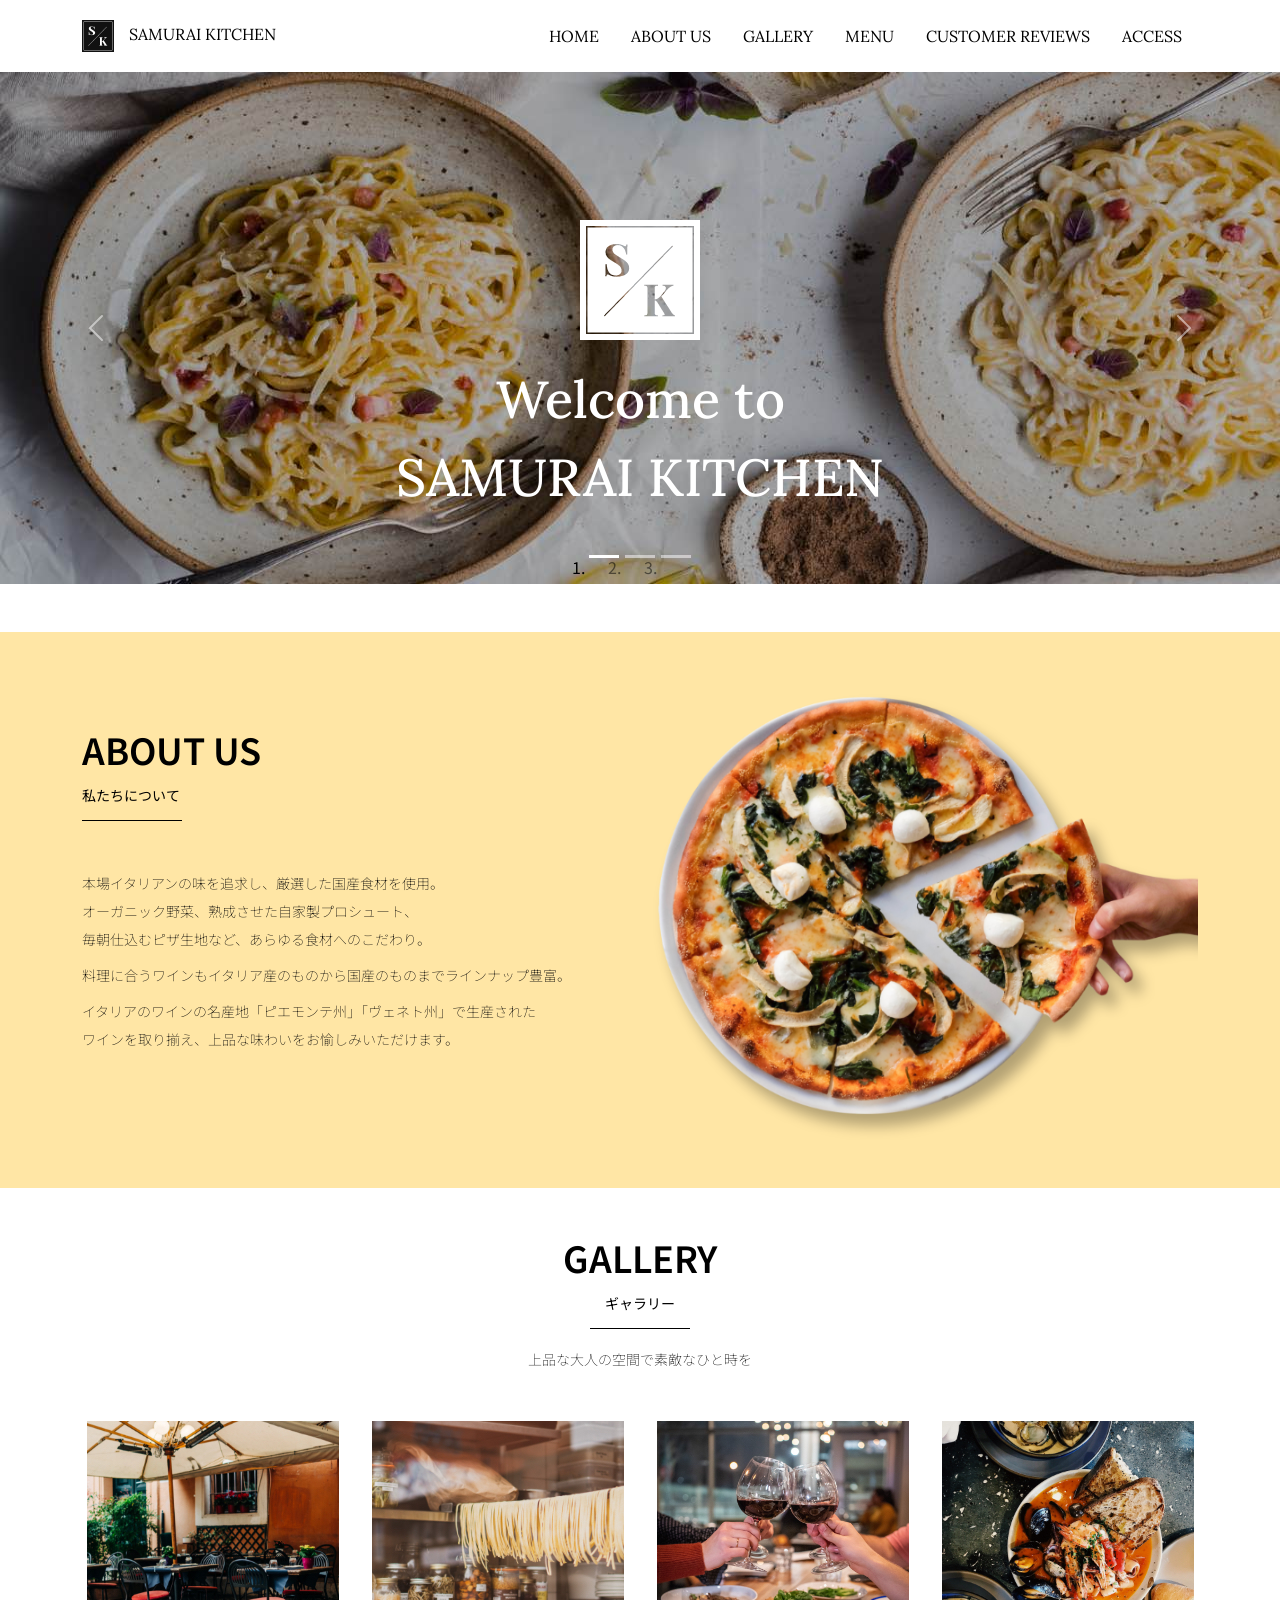
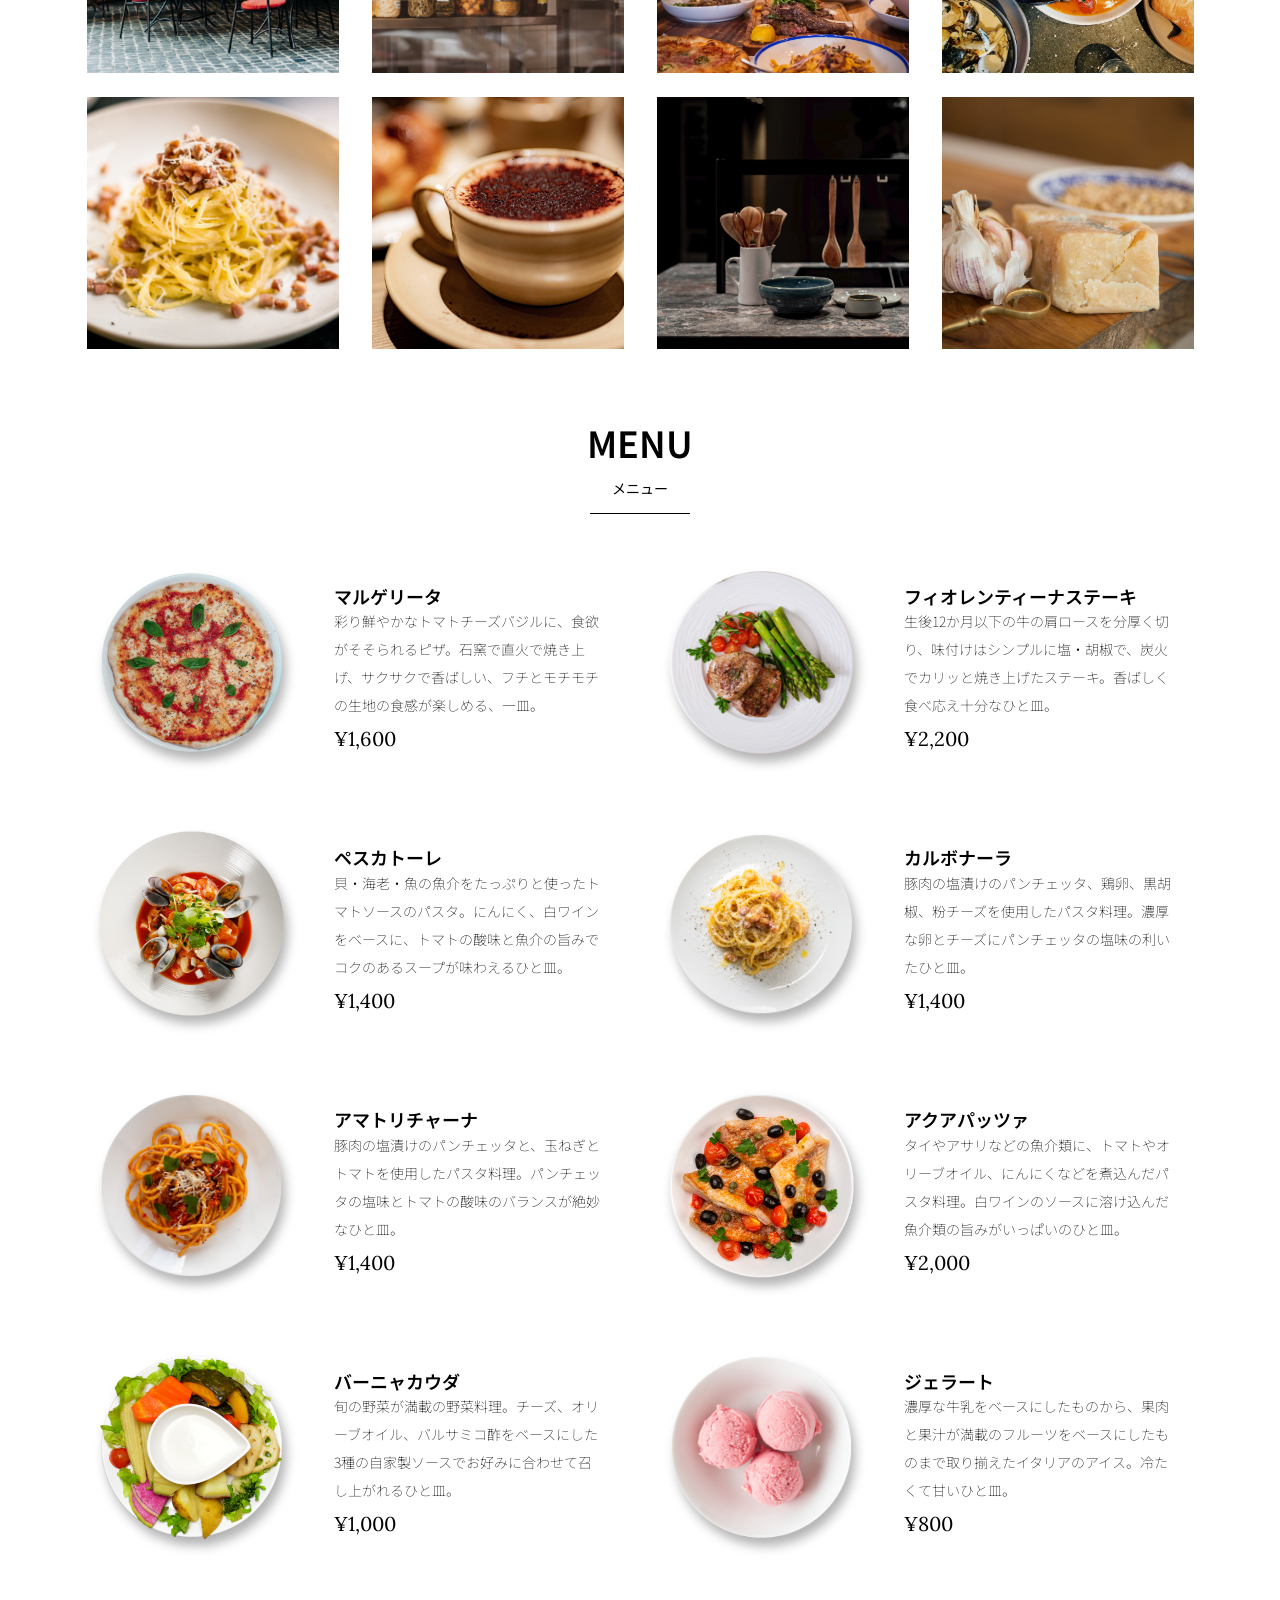
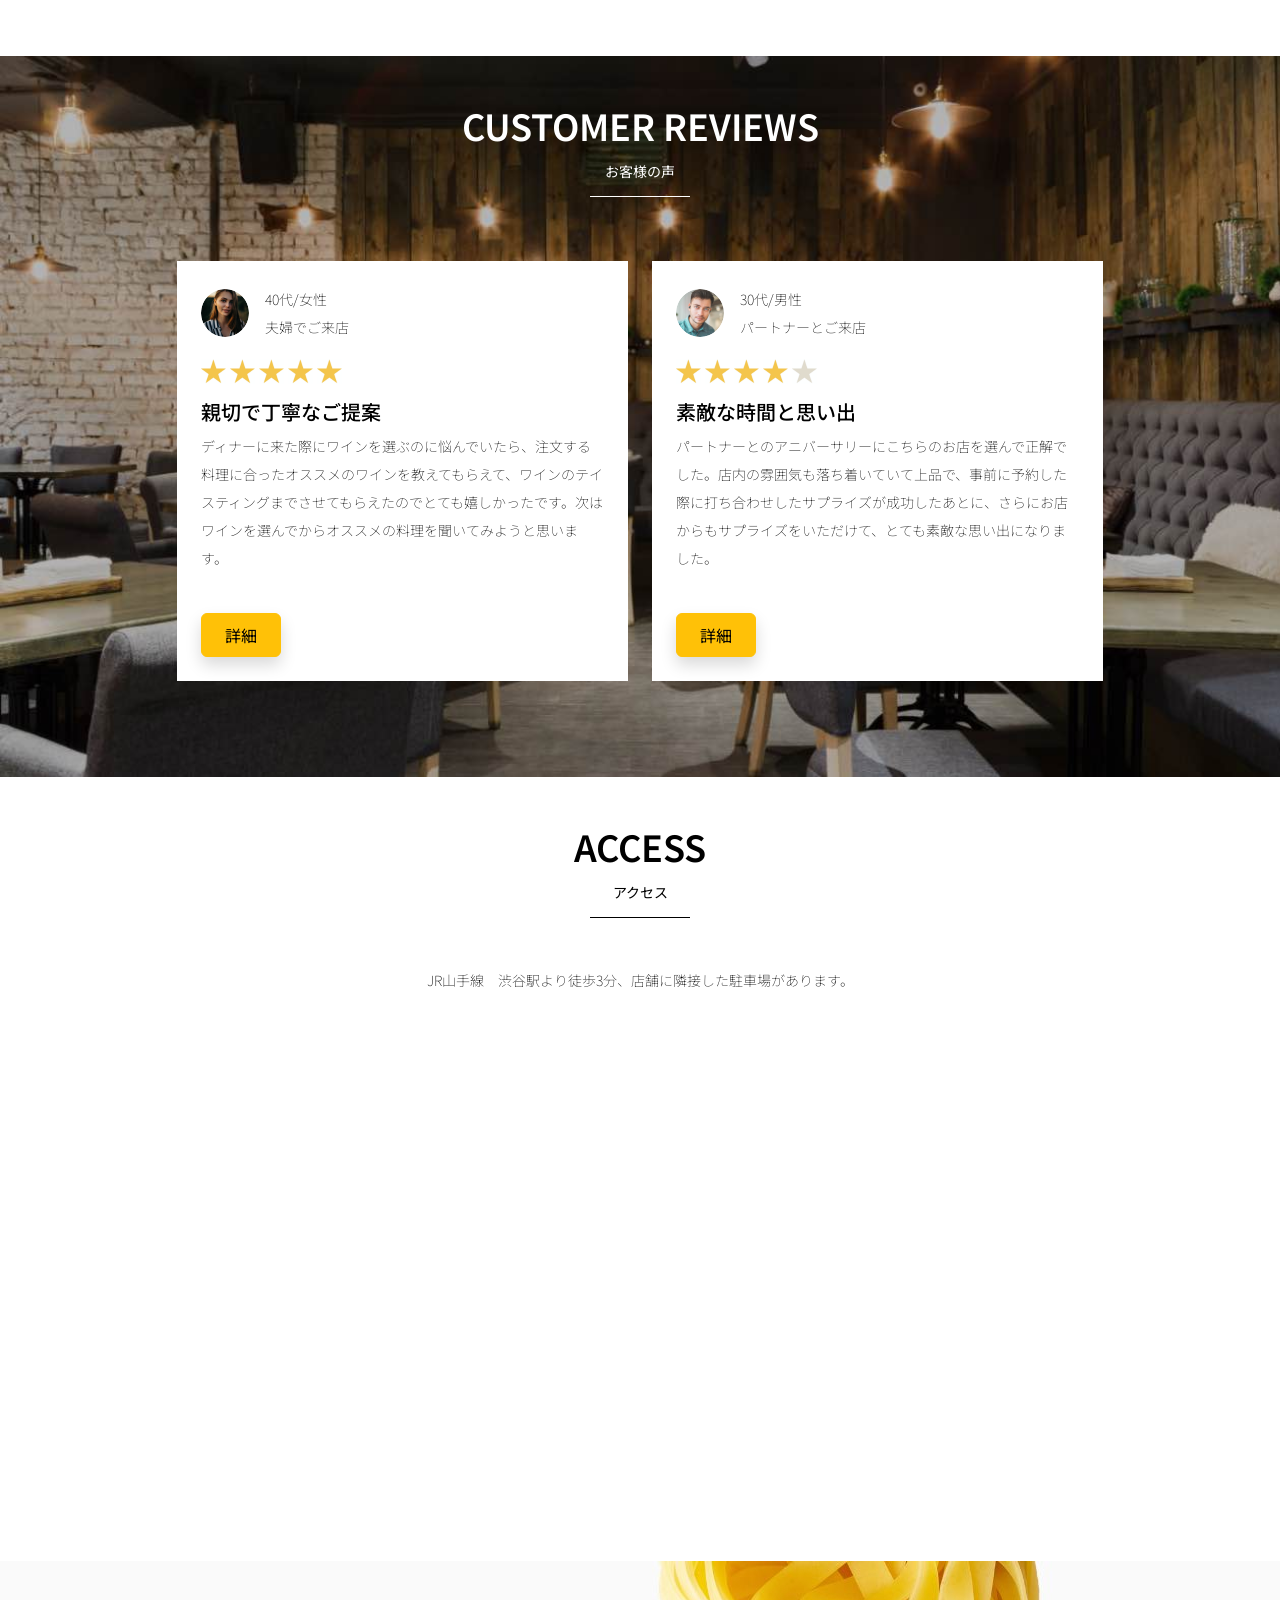
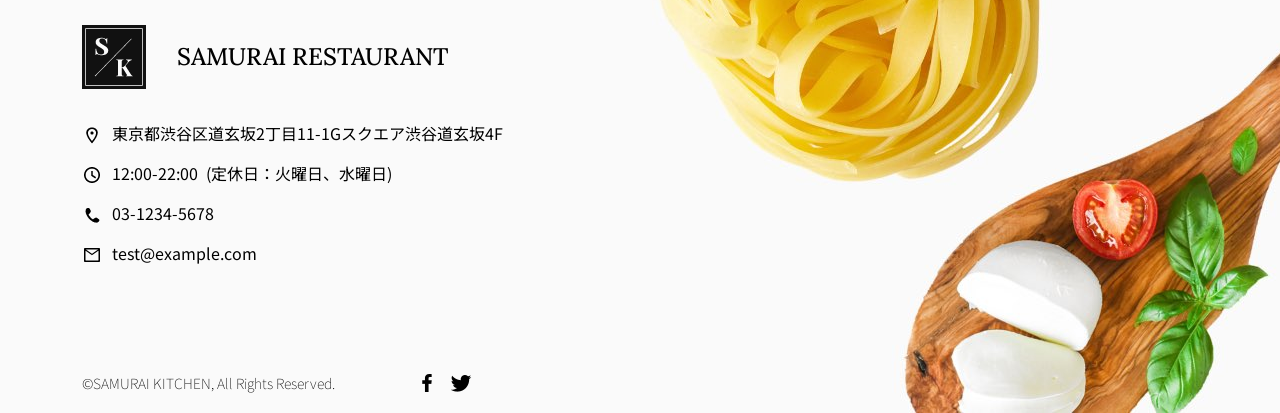
<file: index.html>
<!doctype html>
<html lang="ja">

<head>
  <meta charset="utf-8">
  <meta name="viewport" content="width=device-width, initial-scale=1">
  <meta name="description" content="">
  <meta name="author" content="SAMURAI ENGINEER">
  <title>SAMURAI XD_HTML教材</title>
  <!-- ************************************************ bootstrap.min.cssの読み込み -->
  <link href="https://cdn.jsdelivr.net/npm/bootstrap@5.0.0-beta1/dist/css/bootstrap.min.css" rel="stylesheet"
    integrity="sha384-giJF6kkoqNQ00vy+HMDP7azOuL0xtbfIcaT9wjKHr8RbDVddVHyTfAAsrekwKmP1" crossorigin="anonymous">
  <!-- ************************************************ bootstrap.bundle.min.jsの読み込み -->
  <script src="https://cdn.jsdelivr.net/npm/bootstrap@5.0.0-beta1/dist/js/bootstrap.bundle.min.js"
    integrity="sha384-ygbV9kiqUc6oa4msXn9868pTtWMgiQaeYH7/t7LECLbyPA2x65Kgf80OJFdroafW" crossorigin="anonymous" defer>
  </script>

  <!-- ************************************************ Google Font読み込み -->
  <link rel="preconnect" href="https://fonts.gstatic.com">
  <link href="https://fonts.googleapis.com/css2?family=Lora&display=swap" rel="stylesheet">
  <link href="https://fonts.googleapis.com/css2?family=Noto+Sans+JP:wght@300&display=swap" rel="stylesheet">

  <!-- ************************************************今回作成する styles.cssの読み込み -->
  <link href="stylesheet/style.css" rel="stylesheet">
  <!-- ************************************************  -->
</head>

<body>
  <main>
    <!-- ************************************************ ナビゲーションバー開始 -->
    <nav class="navbar navbar-expand-lg">
      <div class="container">
        <a class="navbar-brand my_navbar_brand">
          <img class="img-fluid navbar_brand_logo" src="img/site_logo.png" alt="サイトアイコン"><span>SAMURAI KITCHEN</span>
        </a>
        <div class="navbar-toggler hamburger_menu" data-bs-toggle="collapse" data-bs-target="#navbarNav"
          　aria-controls="navbarNav" aria-expanded="false" aria-label="Toggle navigation">
          <input type="checkbox" id="hamburger_btn_check">
          <label for="hamburger_btn_check" class="hamburger_btn">
            <img class="btn_open" src="img/button_open.png" alt="ナビゲーションバーのボタン">
            <img class="btn_close" src="img/button_close.png" alt="ナビゲーションバーのボタン">
          </label>
        </div>
        <div class="collapse navbar-collapse justify-content-end" id="navbarNav">
          <ul class="navbar-nav">
            <li class="nav-item px-2">
              <a class="nav-link my_nav_link my-2" aria-current="page" href="#">HOME</a>
            </li>

            <li class="nav-item px-2">
              <a class="nav-link my_nav_link my-2" href="#about">ABOUT US</a>
            </li>

            <li class="nav-item px-2">
              <a class="nav-link my_nav_link my-2" href="#gallery">GALLERY</a>
            </li>

            <li class="nav-item px-2">
              <a class="nav-link my_nav_link my-2" href="#menu">MENU</a>
            </li>

            <li class="nav-item px-2">
              <a class="nav-link my_nav_link my-2" href="#review">CUSTOMER REVIEWS</a>
            </li>

            <li class="nav-item px-2">
              <a class="nav-link my_nav_link my-2" href="#access">ACCESS</a>
            </li>

          </ul>
        </div>
      </div>
    </nav>
    <!-- ************************************************ ナビゲーションバー終了 -->

    <!-- ************************************************ カルーセル開始 -->
    <div id="myCarousel" class="carousel slide mb-5" data-bs-ride="carousel">
      <ol class="carousel-indicators">
        <li data-bs-target="#myCarousel" data-bs-slide-to="0" class="active"></li>
        <li data-bs-target="#myCarousel" data-bs-slide-to="1"></li>
        <li data-bs-target="#myCarousel" data-bs-slide-to="2"></li>
      </ol>

      <div class="carousel-inner">
        <div class="carousel-item active">
          <img src="img/slider-1.jpg" alt="SAMURAI KITCHEN-1">
          <div class="carousel-caption">
            <h1 class="my_carousel_caption">
              Welcome to<br>
              SAMURAI KITCHEN
            </h1>
          </div>
        </div>

        <div class="carousel-item">
          <img src="img/slider-2.jpg" alt="サンプル画像">
          <div class="carousel-caption">
            <h1 class="my_carousel_caption">
              The fabulous combination of&nbsp;wine&nbsp;and&nbsp;food
            </h1>
          </div>
        </div>

        <div class="carousel-item">
          <img src="img/slider-3.jpg" alt="サンプル画像">
          <div class="carousel-caption">
            <h1 class="my_carousel_caption">Get the Italian taste<br>
              at the SAMURAI&nbsp;KITCHEN
            </h1>
          </div>
        </div>

      </div>
      <a class="carousel-control-prev" href="#myCarousel" role="button" data-bs-slide="prev">
        <span class="carousel-control-prev-icon" aria-hidden="true"></span>
        <span class="visually-hidden">Previous</span>
      </a>

      <a class="carousel-control-next" href="#myCarousel" role="button" data-bs-slide="next">
        <span class="carousel-control-next-icon" aria-hidden="true"></span>
        <span class="visually-hidden">Next</span>
      </a>
    </div>
    <!-- ************************************************ カルーセル終了 -->

    <!-- ************************************************ アバウトセクション開始 -->
    <section class="about_us_bg" id="about">
      <div class="container py-5 mb-5">
        <div class="row">
          <div class="col-lg-6 text-left">
            <div class="py-5">
              <h2 class="section_title about mb-5">
                ABOUT US
              </h2>
              <p class="mb-2">
                本場イタリアンの味を追求し、厳選した国産食材を使用。<br>
                オーガニック野菜、熟成させた自家製プロシュート、<br>
                毎朝仕込むピザ生地など、あらゆる食材へのこだわり。<br>
              </p>
              <p class="mb-2">
                料理に合うワインもイタリア産のものから国産のものまでラインナップ豊富。<br>
              </p>
              <p class="mb-2">
                イタリアのワインの名産地「ピエモンテ州」「ヴェネト州」で生産された<br>
                ワインを取り揃え、上品な味わいをお愉しみいただけます。<br>
              </p>
            </div>
          </div>
          <div class="col-lg-6">
            <img src="img/img-about-us.png" class="img-fluid" alt="pizza">
          </div>
        </div>
      </div>
    </section>
    <!-- ************************************************ アバウトセクション終了 -->

    <!-- ************************************************ ギャラリーセクション開始 -->
    <section id="gallery">
      <div class="container mb-5">
        <h2 class="mb-3 section_title gallery text-center">GALLERY</h2>
        <p class="text-center mb-5">
          上品な大人の空間で素敵なひと時を
        </p>
        <div class="row">
          <div class="col-6 col-lg-3 mb-4 d-flex justify-content-center">
            <img class="img-fluid" src="img/gallery-1.jpg" alt="サンプル画像">
          </div>

          <div class="col-6 col-lg-3 mb-4 d-flex justify-content-center">
            <img class="img-fluid" src="img/gallery-2.jpg" alt="サンプル画像">
          </div>

          <div class="col-6 col-lg-3 mb-4 d-flex justify-content-center">
            <img class="img-fluid" src="img/gallery-3.jpg" alt="サンプル画像">
          </div>

          <div class="col-6 col-lg-3 mb-4 d-flex justify-content-center">
            <img class="img-fluid" src="img/gallery-4.jpg" alt="サンプル画像">
          </div>

          <div class="col-6 col-lg-3 mb-4 d-flex justify-content-center">
            <img class="img-fluid" src="img/gallery-5.jpg" alt="サンプル画像">
          </div>

          <div class="col-6 col-lg-3 mb-4 d-flex justify-content-center">
            <img class="img-fluid" src="img/gallery-6.jpg" alt="サンプル画像">
          </div>

          <div class="col-6 col-lg-3 mb-4 d-flex justify-content-center">
            <img class="img-fluid" src="img/gallery-7.jpg" alt="サンプル画像">
          </div>

          <div class="col-6 col-lg-3 mb-4 d-flex justify-content-center">
            <img class="img-fluid" src="img/gallery-8.jpg" alt="サンプル画像">
          </div>

        </div>
      </div>
    </section>
    <!-- ************************************************ ギャラリーセクション終了 -->

    <!-- ************************************************ メニューセクション -->
    <section id="menu">
      <div class="container">
        <div class="row">
          <div class="col-lg-12">
            <h2 class="section_title menu text-center mb-5">MENU</h2>
          </div>
        </div>
      </div>

      <div class="container mb-5">
        <div class="row">
          <div class="col-12 col-lg-6">
            <div class="row g-0 mb-4">
              <div class="col-12 col-lg-5 text-center">
                <img src="img/margherita.png" class="img-fluid" alt="マルゲリータ">
              </div>
              <div class="col-12 col-lg-7 p-4">
                <h4 class="mb-0 menu_title">マルゲリータ</h4>
                <p class="my-auto">彩り鮮やかなトマトチーズバジルに、食欲がそそられるピザ。石窯で直火で焼き上げ、サクサクで香ばしい、フチとモチモチの生地の食感が楽しめる、一皿。</p>
                <p class="menu_price">¥1,600</p>
              </div>
            </div>
          </div>

          <div class="col-12 col-lg-6">
            <div class="row g-0 mb-4">
              <div class="col-12 col-lg-5 text-center">
                <img src="img/steak.png" class="img-fluid" alt="フィオレンティーナステーキ">
              </div>
              <div class="col-12 col-lg-7 p-4">
                <h4 class="mb-0 menu_title">フィオレンティーナステーキ</h4>
                <p class="my-auto">生後12か月以下の牛の肩ロースを分厚く切り、味付けはシンプルに塩・胡椒で、炭火でカリッと焼き上げたステーキ。香ばしく食べ応え十分なひと皿。</p>
                <p class="menu_price">¥2,200</p>
              </div>
            </div>
          </div>

          <div class="col-12 col-lg-6">
            <div class="row g-0 mb-4">
              <div class="col-12 col-lg-5 text-center">
                <img src="img/pescatore.png" class="img-fluid" alt="ペスカトーレ">
              </div>
              <div class="col-12 col-lg-7 p-4">
                <h4 class="mb-0 menu_title">ペスカトーレ</h4>
                <p class="my-auto">貝・海老・魚の魚介をたっぷりと使ったトマトソースのパスタ。にんにく、白ワインをベースに、トマトの酸味と魚介の旨みでコクのあるスープが味わえるひと皿。</p>
                <p class="menu_price">¥1,400</p>
              </div>
            </div>
          </div>

          <div class="col-12 col-lg-6">
            <div class="row g-0 mb-4">
              <div class="col-12 col-lg-5 text-center">
                <img src="img/carbonara.png" class="img-fluid" alt="カルボナーラ">
              </div>
              <div class="col-12 col-lg-7 p-4">
                <h4 class="mb-0 menu_title">カルボナーラ</h4>
                <p class="my-auto">豚肉の塩漬けのパンチェッタ、鶏卵、黒胡椒、粉チーズを使用したパスタ料理。濃厚な卵とチーズにパンチェッタの塩味の利いたひと皿。</p>
                <p class="menu_price">¥1,400</p>
              </div>
            </div>
          </div>

          <div class="col-12 col-lg-6">
            <div class="row g-0 mb-4">
              <div class="col-12 col-lg-5 text-center">
                <img src="img/amatriciana.png" class="img-fluid" alt="アマトリチャーナ">
              </div>
              <div class="col-12 col-lg-7 p-4">
                <h4 class="mb-0 menu_title">アマトリチャーナ</h4>
                <p class="my-auto">豚肉の塩漬けのパンチェッタと、玉ねぎとトマトを使用したパスタ料理。パンチェッタの塩味とトマトの酸味のバランスが絶妙なひと皿。</p>
                <p class="menu_price">¥1,400</p>
              </div>
            </div>
          </div>

          <div class="col-12 col-lg-6">
            <div class="row g-0 mb-4">
              <div class="col-12 col-lg-5 text-center">
                <img src="img/acqua-pazza.png" class="img-fluid" alt="アクアパッツァ">
              </div>
              <div class="col-12 col-lg-7 p-4">
                <h4 class="mb-0 menu_title">アクアパッツァ</h4>
                <p class="my-auto">タイやアサリなどの魚介類に、トマトやオリーブオイル、にんにくなどを煮込んだパスタ料理。白ワインのソースに溶け込んだ魚介類の旨みがいっぱいのひと皿。</p>
                <p class="menu_price">¥2,000</p>
              </div>
            </div>
          </div>

          <div class="col-12 col-lg-6">
            <div class="row g-0 mb-4">
              <div class="col-12 col-lg-5 text-center">
                <img src="img/bagna-cauda.png" class="img-fluid" alt="バーニャカウダ">
              </div>
              <div class="col-12 col-lg-7 p-4">
                <h4 class="mb-0 menu_title">バーニャカウダ</h4>
                <p class="my-auto">旬の野菜が満載の野菜料理。チーズ、オリーブオイル、バルサミコ酢をベースにした3種の自家製ソースでお好みに合わせて召し上がれるひと皿。</p>
                <p class="menu_price">¥1,000</p>
              </div>
            </div>
          </div>

          <div class="col-12 col-lg-6">
            <div class="row g-0 mb-4">
              <div class="col-12 col-lg-5 text-center">
                <img src="img/gelato.png" class="img-fluid" alt="ジェラート">
              </div>
              <div class="col-12 col-lg-7 p-4">
                <h4 class="mb-0 menu_title">ジェラート</h4>
                <p class="my-auto">濃厚な牛乳をベースにしたものから、果肉と果汁が満載のフルーツをベースにしたものまで取り揃えたイタリアのアイス。冷たくて甘いひと皿。</p>
                <p class="menu_price">¥800</p>
              </div>
            </div>
          </div>
        </div>
      </div>
    </section>
    <!-- ************************************************ メニューセクション終了 -->

    <!-- ************************************************ レビューセクション開始 -->
    <section id="review">
      <div class="review_wrapper">
        <div class="container py-5 mb-5">
          <div class="text-center mb-5">
            <h2 class="section_title review text-center text-white">CUSTOMER REVIEWS</h2>
          </div>
          <div class="row pb-5 justify-content-center">
            <div class="col-12 col-lg-5 mt-3">
              <div class="bg-white h_420">
                <div class="p-4">
                  <div class="d-flex align-items-center">
                    <img src="img/customer-woman.png" class="reviewer_img" alt="サンプル画像">
                    <div>
                      <p class="my-0">40代/女性</p>
                      <p class="my-0">夫婦でご来店</p>
                    </div>
                  </div>
                  <div class="my-3">
                    <img src="img/star-point.png" class="star_img" alt="star">
                    <img src="img/star-point.png" class="star_img" alt="star">
                    <img src="img/star-point.png" class="star_img" alt="star">
                    <img src="img/star-point.png" class="star_img" alt="star">
                    <img src="img/star-point.png" class="star_img" alt="star">
                  </div>
                  <h5>親切で丁寧なご提案</h5>
                  <p>
                    ディナーに来た際にワインを選ぶのに悩んでいたら、注文する料理に合ったオススメのワインを教えてもらえて、ワインのテイスティングまでさせてもらえたのでとても嬉しかったです。次はワインを選んでからオススメの料理を聞いてみようと思います。
                  </p>
                  <button type="button" class="btn btn-warning shadow fix_bottom">詳細</button>
                </div>
              </div>
            </div>
            <div class="col-12 col-lg-5 mt-3">
              <div class="bg-white h_420">
                <div class="p-4">
                  <div class="d-flex align-items-center">
                    <img src="img/customer-man.png" class="reviewer_img" alt="サンプル画像">
                    <div>
                      <p class="my-0">30代/男性</p>
                      <p class="my-0">パートナーとご来店</p>
                    </div>
                  </div>
                  <div class="my-3">
                    <img src="img/star-point.png" class="star_img" alt="star">
                    <img src="img/star-point.png" class="star_img" alt="star">
                    <img src="img/star-point.png" class="star_img" alt="star">
                    <img src="img/star-point.png" class="star_img" alt="star">
                    <img src="img/star-no-point.png" class="star_img" alt="no-star">
                  </div>
                  <h5>素敵な時間と思い出</h5>
                  <p>
                    パートナーとのアニバーサリーにこちらのお店を選んで正解でした。店内の雰囲気も落ち着いていて上品で、事前に予約した際に打ち合わせしたサプライズが成功したあとに、さらにお店からもサプライズをいただけて、とても素敵な思い出になりました。
                  </p>
                  <button type="button" class="btn btn-warning shadow fix_bottom">詳細</button>
                </div>
              </div>
            </div>
          </div>
        </div>
      </div>
    </section>
    <!-- ************************************************ レビューセクション終了 -->

    <!-- ************************************************ アクセスセクション開始 -->
    <section id="access">
      <div class="container">

        <div class="row">
          <div class="col-lg-12 text-center mb-5">
            <h2 class="section_title text-center access mb-5">ACCESS</h2>
            <p>JR山手線　渋谷駅より徒歩3分、店舗に隣接した駐車場があります。</p>
          </div>
        </div>
      </div>

      <div class="container mb-5 px-2">
        <iframe
          src="https://www.google.com/maps/embed?pb=!1m18!1m12!1m3!1d12967.114087343349!2d139.687349334065!3d35.657827993593834!2m3!1f0!2f0!3f0!3m2!1i1024!2i768!4f1.1!3m3!1m2!1s0x6018f5209bb80c49%3A0x7abbc1a9d7d575eb!2z5qCq5byP5Lya56S-5L6N!5e0!3m2!1sja!2sjp!4v1623882550231!5m2!1sja!2sjp"
          class="w-100" style="height: 50vh;" loading="lazy"></iframe>
      </div>
    </section>
    <!-- ************************************************ アクセスセクション終了 -->


    <!-- ************************************************ フッター開始 -->
    <footer id="footer">
      <div class="container">
        <div class="row">
          <div class="col-12 col-lg-6 position-relative">
            <div class="row pt-5">
              <div class="col-lg-2 text-center my-3">
                <img class="img-fluid footer_brand_logo" src="img/site_logo.png" alt="サンプル画像">
              </div>
              <div class="col-lg-10 align-self-center my-3">
                <h2 class="m-0 footer_text">SAMURAI RESTAURANT</h2>
              </div>
            </div>

            <div class="restaurant_info py-3">
              <div class="d-flex mb-3">
                <img src="img/icon-Marker.png" alt="marker">
                <p class="p-0 m-0">東京都渋谷区道玄坂2丁目11-1Gスクエア渋谷道玄坂4F</p>
              </div>
              <div class="d-flex mb-3">
                <img src="img/icon-Clock.png" alt="clock">
                <p class="p-0 m-0">12:00-22:00&nbsp;&nbsp;(定休日：火曜日、水曜日)</p>
              </div>
              <div class="d-flex mb-3">
                <img src="img/icon-Phone.png" alt="phone">
                <p class="p-0 m-0">03-1234-5678</p>
              </div>
              <div class="d-flex mb-3">
                <img src="img/icon-Mail.png" alt="mail">
                <p class="p-0 m-0">test@example.com</p>
              </div>
            </div>

            <div class="copy_right align-items-center">
              <p>
                ©SAMURAI KITCHEN, All Rights Reserved.
              </p>
              <img src="img/icon-facebook.png" class="sns_img" alt="facebook">
              <img src="img/icon-twitter.png" class="sns_img" alt="twitter">
            </div>
          </div>

          <!-- 右側背景画像 -->
          <div class="col-12 col-lg-6 d-none d-lg-block">
            <img src="img/background-footer.jpg" alt="背景画像">
          </div>
        </div>
      </div>
    </footer>
    <!-- ************************************************ フッター終了 -->

  </main>
</body>

</html>
</file>
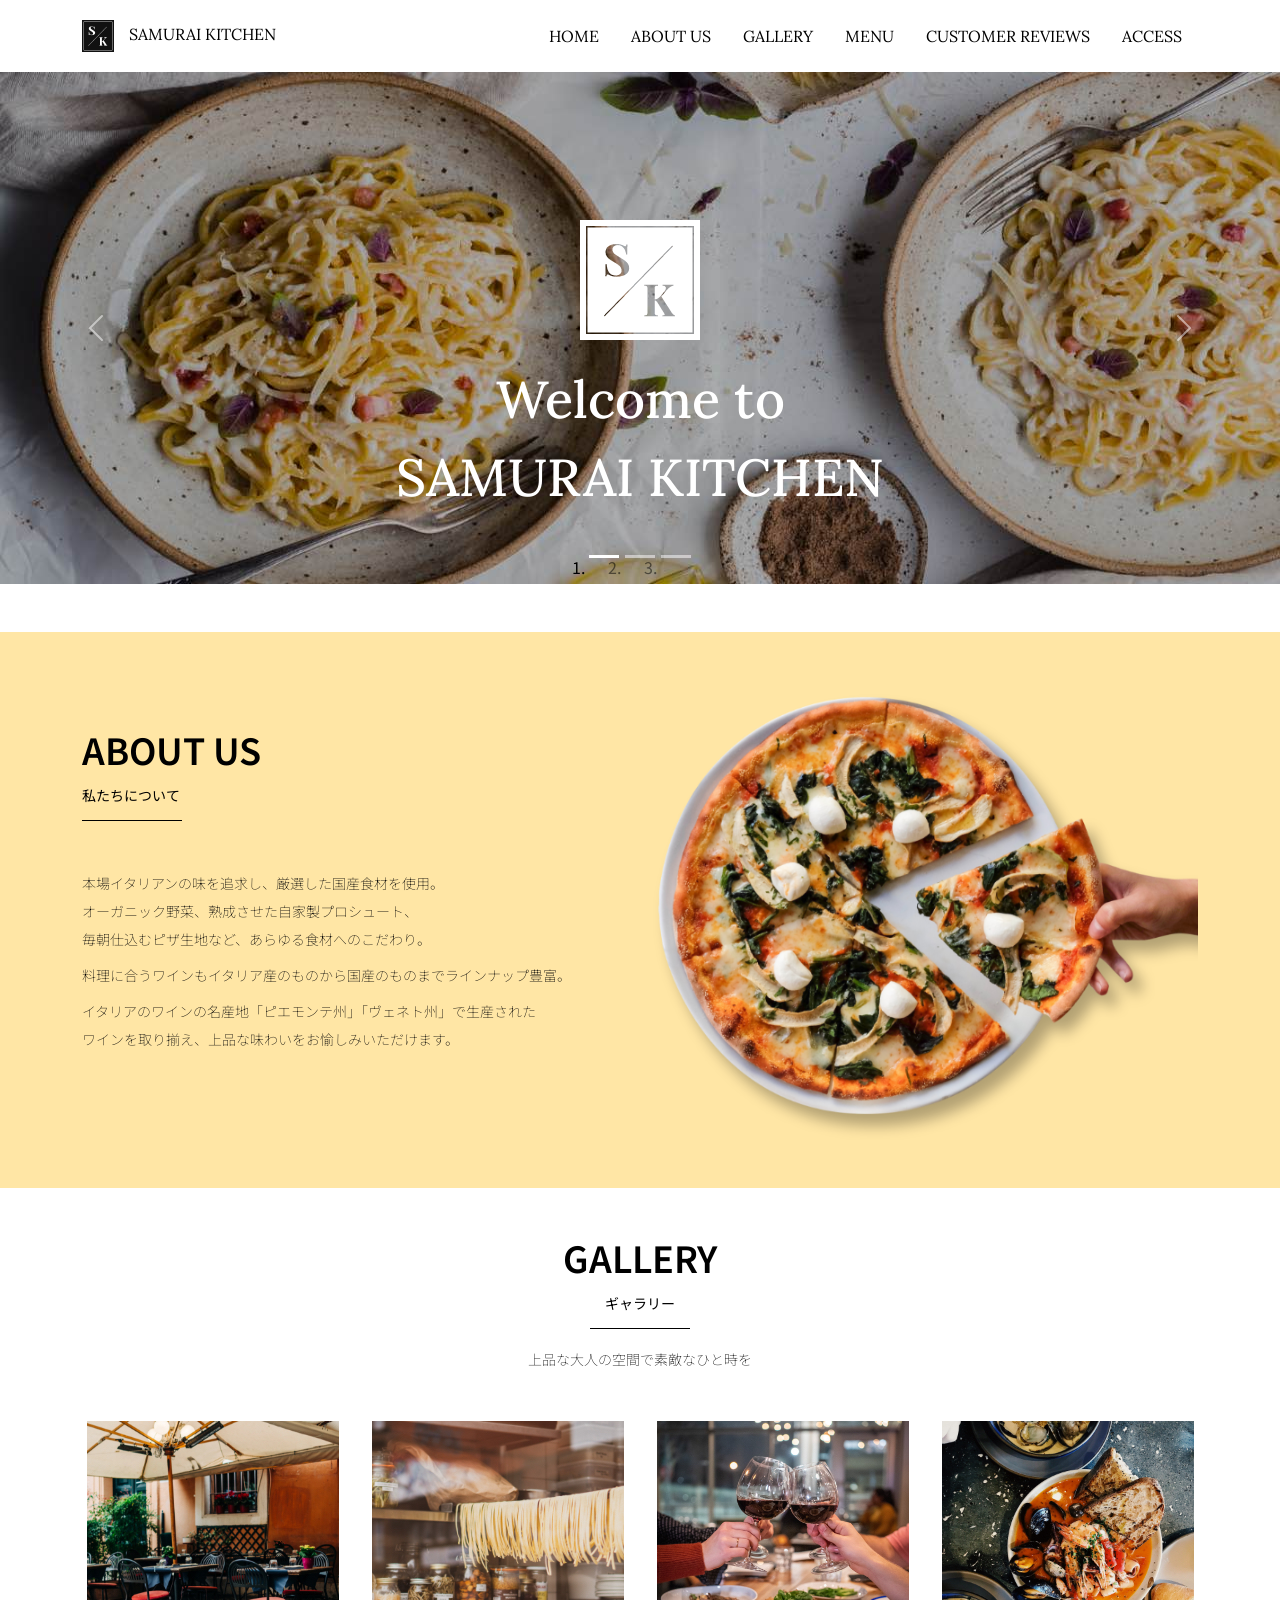
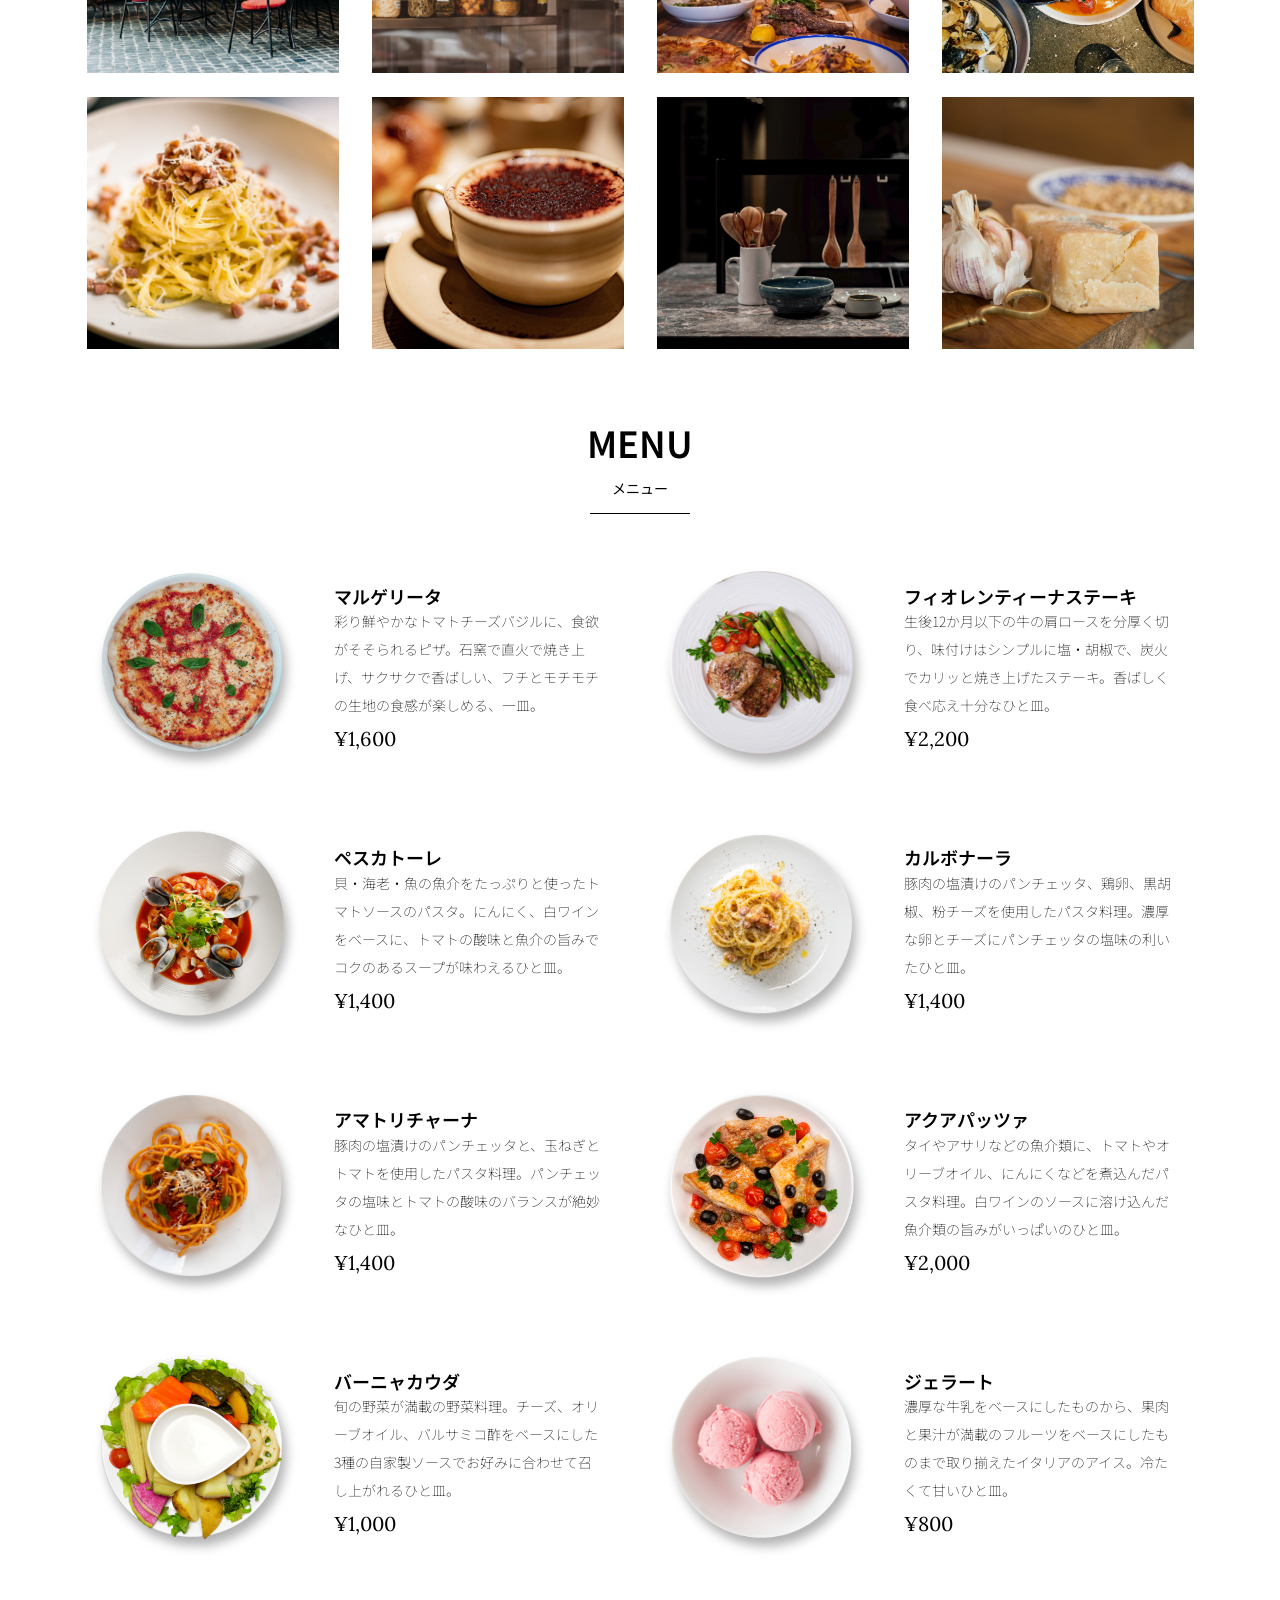
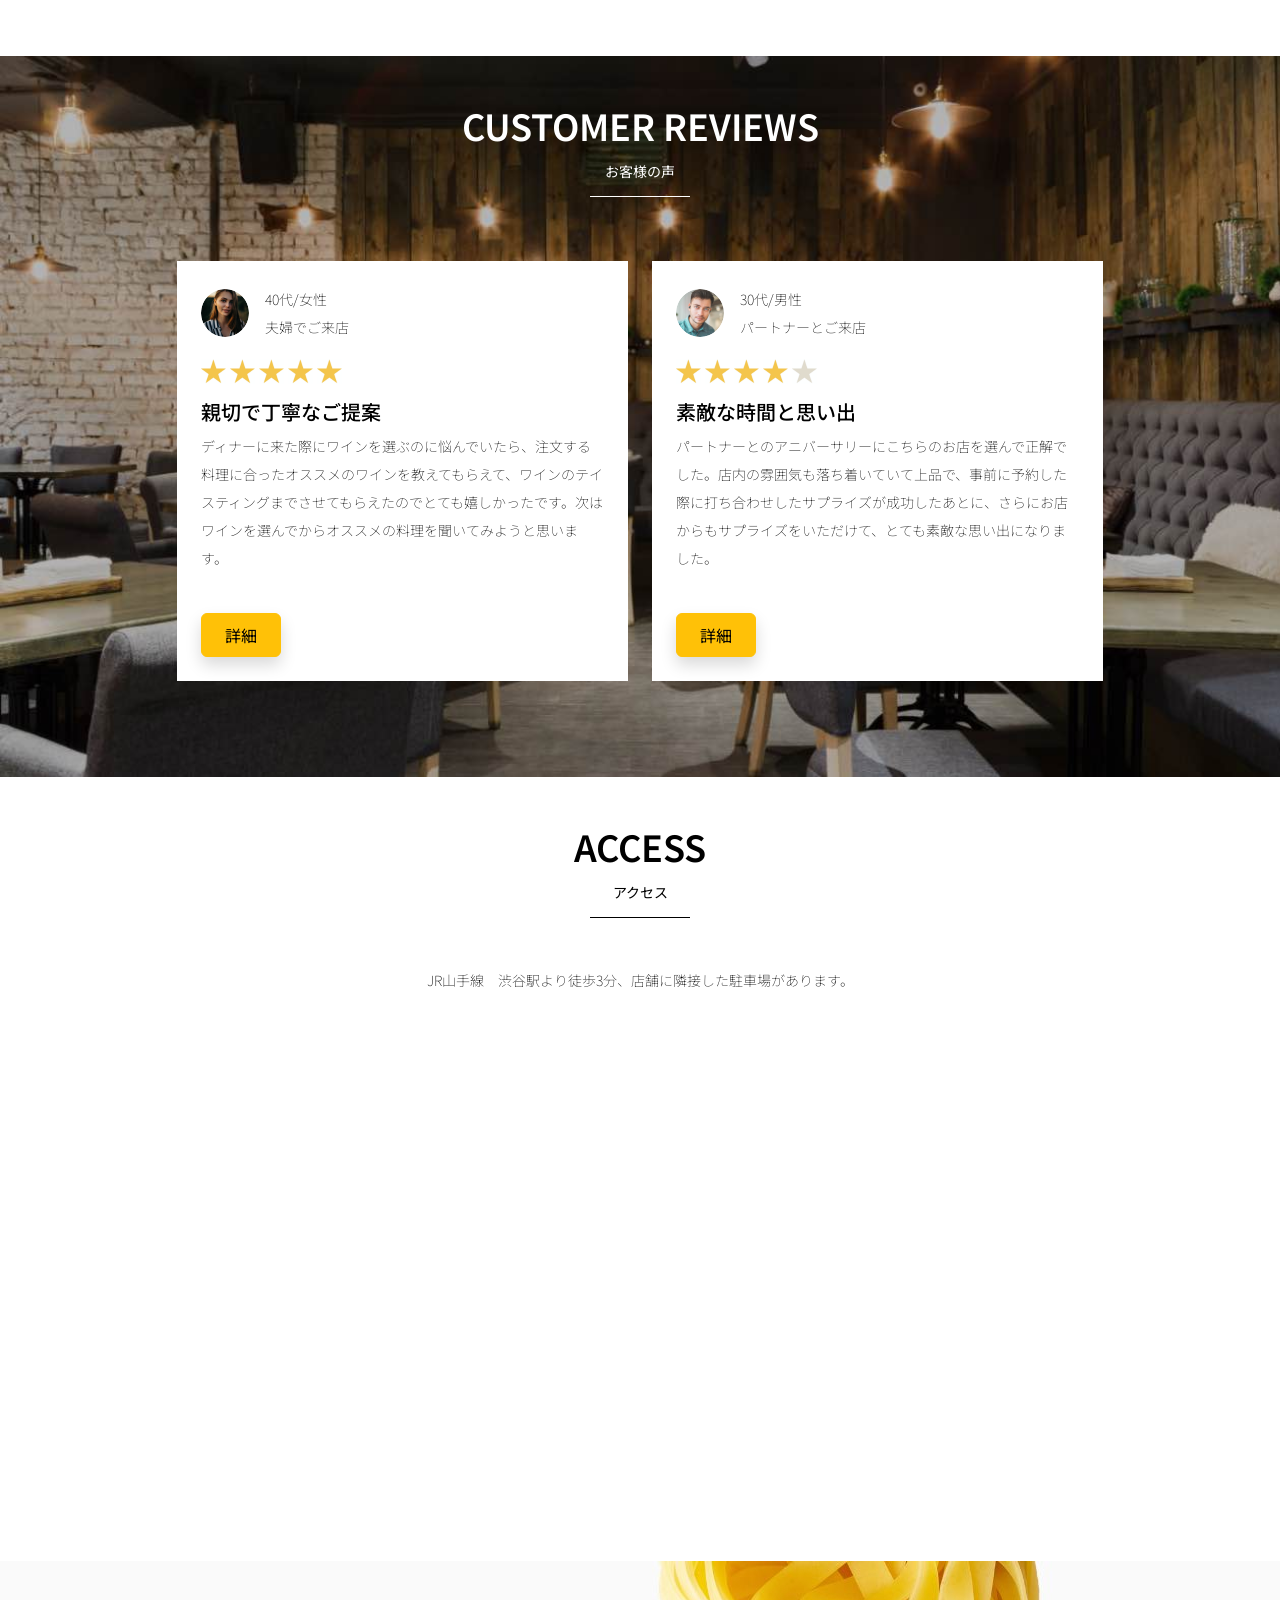
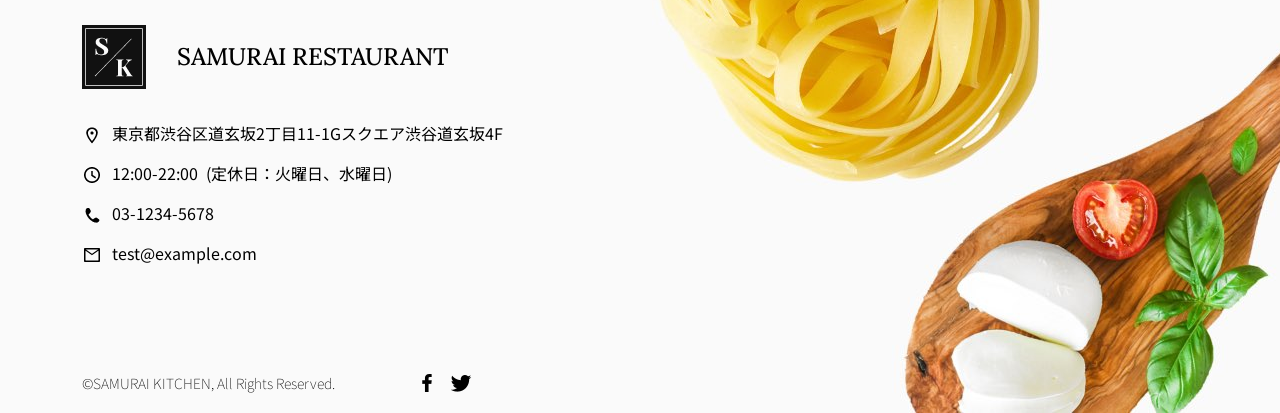
<file: kadai_tutorial_output/index.html>
<!doctype html>
<html lang="ja">

<head>
  <meta charset="utf-8">
  <!-- マルチデバイス対応 -->
  <meta name="viewport" content="width=device-width, initial-scale=1">
  <meta name="description" content="">
  <meta name="author" content="SAMURAI ENGINEER">
  <title>SAMURAI XD_HTML教材</title>
  <!-- bootstrap.min.cssの読み込み "先にBootstrapのCSSを読み込む"-->
  <link href="https://cdn.jsdelivr.net/npm/bootstrap@5.0.0-beta1/dist/css/bootstrap.min.css" rel="stylesheet"
    integrity="sha384-giJF6kkoqNQ00vy+HMDP7azOuL0xtbfIcaT9wjKHr8RbDVddVHyTfAAsrekwKmP1" crossorigin="anonymous">
  <!-- bootstrap.bundle.min.jsの読み込み defer属性をつけることでHTMLが読み込まれたあとに、JavaScriptが読み込まれる -->
  <script src="https://cdn.jsdelivr.net/npm/bootstrap@5.0.0-beta1/dist/js/bootstrap.bundle.min.js"
    integrity="sha384-ygbV9kiqUc6oa4msXn9868pTtWMgiQaeYH7/t7LECLbyPA2x65Kgf80OJFdroafW" crossorigin="anonymous" defer>
  </script>

  <!-- Google Font読み込み -->
  <link rel="preconnect" href="https://fonts.gstatic.com">
  <link href="https://fonts.googleapis.com/css2?family=Lora&display=swap" rel="stylesheet">
  <link href="https://fonts.googleapis.com/css2?family=Noto+Sans+JP:wght@300&display=swap" rel="stylesheet">
  <!--  Font Awesome -->
  <link rel="stylesheet" href="https://use.fontawesome.com/releases/v5.1.0/css/all.css"
    integrity="sha384-lKuwvrZot6UHsBSfcMvOkWwlCMgc0TaWr+30HWe3a4ltaBwTZhyTEggF5tJv8tbt" crossorigin="anonymous">

  <!-- 今回作成する styles.cssの読み込み "Bootstrapの読み込みのlinkタグよりも後ろに、style.cssを読み込むlinkタグを記述する" -->
  <link href="stylesheet/style.css" rel="stylesheet">
  <!-- -->
</head>

<body>
  <main>
   
    <!-- ナビゲーションバー開始 -->
    <!-- navbarでナビゲーションバー作成。navbar-expand-lgで画面幅が広いときハンバーガーボタンを非表示。 -->
    <nav class="navbar navbar-expand-lg">
      <!-- navbarのコンテナ -->
      <div class="container">
        <!-- navbar-brandはロゴ部分。独自クラスのmy_navbar_brandで細かな調整。 -->
        <a class="navbar-brand my_navbar_brand">
          <!-- ロゴのアイコンを配置。navbar_brand_logoは独自クラス。 -->
          <img class="img-fluid navbar_brand_logo" src="img/site_logo.png" alt="サイトアイコン"><span>SAMURAI KITCHEN</span>
        </a>
        <!-- navbar-togglerはハンバーガーボタンを表示・非表示にするクラス。 -->
        <div class="navbar-toggler hamburger_menu" data-bs-toggle="collapse" data-bs-target="#navbarNav" aria-controls="navbarNav" aria-expanded="false" aria-label="Toggle navigation">
          <input type="checkbox" id="hamburger_btn_check">
          <label for="hamburger_btn_check" class="hamburger_btn">
            <img class="btn_open" src="img/button_open.png" alt="ナビゲーションバーのボタン">
            <img class="btn_close" src="img/button_close.png" alt="ナビゲーションバーのボタン">
          </label>
        </div>
        <div class="collapse navbar-collapse justify-content-end" id="navbarNav">
          <ul class="navbar-nav">
            <li class="nav-item px-2">
              <a class="nav-link my_nav_link my-2" aria-current="page" href="#">HOME</a>
            </li>

            <li class="nav-item px-2">
              <a class="nav-link my_nav_link my-2" href="#about">ABOUT US</a>
            </li>

            <li class="nav-item px-2">
              <a class="nav-link my_nav_link my-2" href="#gallery">GALLERY</a>
            </li>

            <li class="nav-item px-2">
              <a class="nav-link my_nav_link my-2" href="#menu">MENU</a>
            </li>

            <li class="nav-item px-2">
              <a class="nav-link my_nav_link my-2" href="#review">CUSTOMER REVIEWS</a>
            </li>

            <li class="nav-item px-2">
              <a class="nav-link my_nav_link my-2" href="#access">ACCESS</a>
            </li>
             
          </ul>
        </div>
      </div>
    </nav>
    <!-- ナビゲーションバー終了 -->
    

    <!-- カルーセル開始 -->

    <!-- カルーセル部分 -->
    <!-- idのmyCarouselはインジケーター部分のdata-bs-targetと紐付く必要がある。mb-5で下方向に余白追加。 -->
    <div id="myCarousel" class="carousel slide mb-5" data-bs-ride="carousel">
      <!-- インジケーター部分 -->
      <ol class="carousel-indicators">
        <!-- この箇所と前述のidは紐付いている。data-bs-slide-toの番号がカルーセルの順番。 -->
        <li data-bs-target="#myCarousel" data-bs-slide-to="0" class="active"></li>
        <li data-bs-target="#myCarousel" data-bs-slide-to="1"></li>
        <li data-bs-target="#myCarousel" data-bs-slide-to="2"></li>
      </ol>

      <!-- carousel-inner：カルーセルのキャプションと背景画像の部分。現在は1枚目だけ表示。 -->
      <div class="carousel-inner">
        <!-- 親要素 -->
        <!-- カルーセル1枚目 -->
        <div class="carousel-item active">
          <!-- imgタグと "carousel-caption" クラスは同じ親（carousel-item）に入っているので、兄弟要素 -->
          <img src="img/slider-1.jpg" alt="SAMURAI KITCHEN-1">
          <!-- imgタグと "carousel-caption" クラスは同じ親（carousel-item）に入っているので、兄弟要素 -->
          <!-- h1タグの親要素 -->
          <div class="carousel-caption">
            <!-- h1タグは carousel-caption クラスの子要素 中に入っているので -->
            <!-- <h1> -->
            <!-- 独自クラスで位置とフォントを変更 -->
            <h1 class="my_carousel_caption">
              Welcome to<br>
              SAMURAI KITCHEN
            </h1>
            <!-- 親要素の閉じタグ h1タグは親要素の中にはいっています -->
          </div>
        </div>
      <!-- カルーセル2枚目 -->
        <div class="carousel-item">
          <img src="img/slider-2.jpg" alt="サンプル画像">
          <div class="carousel-caption">
            <h1 class="my_carousel_caption">
              The fabulous combination of&nbsp;wine&nbsp;and&nbsp;food
            </h1>
          </div>
        </div>
      <!-- カルーセル３枚目 -->
        <div class="carousel-item">
          <img src="img/slider-3.jpg" alt="サンプル画像">
          <div class="carousel-caption">
            <h1 class="my_carousel_caption">Get the Italian taste<br>
              at the SAMURAI&nbsp;KITCHEN
            </h1>
          </div>
        </div>
      </div>

      <!-- コントロールボタン 左側 -->
      <a class="carousel-control-prev" href="#myCarousel" role="button" data-bs-slide="prev">
        <span class="carousel-control-prev-icon" aria-hidden="true"></span>
        <span class="visually-hidden">Previous</span>
      </a>

      <!-- コントロールボタン 右側 -->
      <a class="carousel-control-next" href="#myCarousel" role="button" data-bs-slide="next">
        <span class="carousel-control-next-icon" aria-hidden="true"></span>
        <span class="visually-hidden">Next</span>
      </a>
  
    </div>
    <!-- カルーセル終了 -->


  <!-- アバウトセクション開始 -->
  <!--idにはaboutを設定 -->
    <!-- <section id="about"> -->
    <section class="about_us_bg" id="about">
     <!--コンテンツの中央揃え。上下方向にパディング（サイズ5）。下方向にマージン（サイズ5）。 -->
      <div class="container py-5 mb-5">
      <!-- rowクラス（行） -->
        <div class="row">
         <!-- 左側カラム（6/12分割） -->
          <div class="col-lg-6 text-left">
            <!-- 上下方向にパディング（サイズ5） -->
            <div class="py-5">
            <!-- 下方向にマージン（サイズ5） -->
              <!-- <h2 class="mb-5"> -->
              <!-- h2タグに対して独自クラスのsection_titleを追加して文字を大きく。同時に独自クラスのaboutを追加して、疑似要素でサブタイトルを設定 -->
              <h2 class="section_title about mb-5">
                ABOUT US
              </h2>
              <!-- 下方向にマージン（サイズ2） -->
              <p class="mb-2">
              本場イタリアンの味を追求し、厳選した国産食材を使用。<br>
              オーガニック野菜、熟成させた自家製プロシュート、<br>
              毎朝仕込むピザ生地など、あらゆる食材へのこだわり。<br>
              </p>
              <!-- 下方向にマージン（サイズ2） -->
              <p class="mb-2">
                料理に合うワインもイタリア産のものから国産のものまでラインナップ豊富。<br>
              </p>
              <!-- 下方向にマージン（サイズ2） -->
              <p class="mb-2">
                イタリアのワインの名産地「ピエモンテ州」「ヴェネト州」で生産された<br>
                ワインを取り揃え、上品な味わいをお愉しみいただけます。<br>
              </p>
            </div>
          </div>

          <!-- 右側カラム（6/12分割） -->
          <div class="col-lg-6">
           <!-- 画像を配置 -->
            <img src="img/img-about-us.png" class="img-fluid" alt="pizza">
          </div>
        </div>
      </div>


    </section>
    <!-- アバウトセクション終了 -->


    <!-- ギャラリーセクション開始 -->
    <section id="gallery">
      <div class="container mb-5">
        <!-- <h2 class="mb-3 section_title">GALLERY</h2> -->
        <h2 class="mb-3 section_title gallery text-center">GALLERY</h2>
        <p class="text-center mb-5">
          上品な大人の空間で素敵なひと時を
        </p>

        <div class="row">
          <!-- <div class="col-lg-3 mb-4 d-flex justify-content-center"> -->
          <div class="col-6 col-lg-3 mb-4 d-flex justify-content-center">

            <img class="img-fluid" src="img/gallery-1.jpg" alt="サンプル画像">
          </div>

          <!-- <div class="col-lg-3 mb-4 d-flex justify-content-center"> -->
          <div class="col-6 col-lg-3 mb-4 d-flex justify-content-center">
            <img class="img-fluid" src="img/gallery-2.jpg" alt="サンプル画像">
          </div>

          <!-- <div class="col-lg-3 mb-4 d-flex justify-content-center"> -->
          <div class="col-6 col-lg-3 mb-4 d-flex justify-content-center">
            <img class="img-fluid" src="img/gallery-3.jpg" alt="サンプル画像">
          </div>

          <!-- <div class="col-lg-3 mb-4 d-flex justify-content-center"> -->
          <div class="col-6 col-lg-3 mb-4 d-flex justify-content-center">
            <img class="img-fluid" src="img/gallery-4.jpg" alt="サンプル画像">
          </div>

          <!-- <div class="col-lg-3 mb-4 d-flex justify-content-center"> -->
          <div class="col-6 col-lg-3 mb-4 d-flex justify-content-center">
            <img class="img-fluid" src="img/gallery-5.jpg" alt="サンプル画像">
          </div>

          <!-- <div class="col-lg-3 mb-4 d-flex justify-content-center"> -->
          <div class="col-6 col-lg-3 mb-4 d-flex justify-content-center">
            <img class="img-fluid" src="img/gallery-6.jpg" alt="サンプル画像">
          </div>

          <!-- <div class="col-lg-3 mb-4 d-flex justify-content-center"> -->
          <div class="col-6 col-lg-3 mb-4 d-flex justify-content-center">
            <img class="img-fluid" src="img/gallery-7.jpg" alt="サンプル画像">
          </div>

          <!-- <div class="col-lg-3 mb-4 d-flex justify-content-center"> -->
          <div class="col-6 col-lg-3 mb-4 d-flex justify-content-center">
            <img class="img-fluid" src="img/gallery-8.jpg" alt="サンプル画像">
          </div>

        </div>
      </div>
    </section>
    <!-- ギャラリーセクション終了 -->


    <!-- メニューセクション -->
    <section id="menu">
      <div class="container">
        <div class="row">
          <div class="col-lg-12">
            <h2 class="section_title menu text-center mb-5">MENU</h2>
          </div>
        </div>
      </div>

      <div class="container mb-5">
        <div class="row">
          <div class="col-12 col-lg-6">
            <div class="row g-0 mb-4">
              <div class="col-12 col-lg-5 text-center">
                <img src="img/margherita.png" class="img-fluid" alt="マルゲリータ">
              </div>
              <div class="col-12 col-lg-7 p-4">
              <h4 class="mb-0 menu_title">マルゲリータ</h4>
                <p class="my-auto">彩り鮮やかなトマトチーズバジルに、食欲がそそられるピザ。石窯で直火で焼き上げ、サクサクで香ばしい、フチとモチモチの生地の食感が楽しめる、一皿。</p>
                <p class="menu_price">¥1,600</p>
              </div>
            </div>
          </div>

          <div class="col-12 col-lg-6">
            <div class="row g-0 mb-4">
              <div class="col-12 col-lg-5 text-center">
              <img src="img/steak.png" class="img-fluid" alt="フィオレンティーナステーキ">
              </div>
              <div class="col-12 col-lg-7 p-4">
                <h4 class="mb-0 menu_title">フィオレンティーナステーキ</h4>
                <p class="my-auto">生後12か月以下の牛の肩ロースを分厚く切り、味付けはシンプルに塩・胡椒で、炭火でカリッと焼き上げたステーキ。香ばしく食べ応え十分なひと皿。</p>
                <p class="menu_price">¥2,200</p>
              </div>
            </div>
          </div>

          <div class="col-12 col-lg-6">
            <div class="row g-0 mb-4">
              <div class="col-12 col-lg-5 text-center">
                <img src="img/pescatore.png" class="img-fluid" alt="ペスカトーレ">
              </div>
              <div class="col-12 col-lg-7 p-4">
                <h4 class="mb-0 menu_title">ペスカトーレ</h4>
                <p class="my-auto">貝・海老・魚の魚介をたっぷりと使ったトマトソースのパスタ。にんにく、白ワインをベースに、トマトの酸味と魚介の旨みでコクのあるスープが味わえるひと皿。</p>
                <p class="menu_price">¥1,400</p>
              </div>
            </div>
          </div>

          <div class="col-12 col-lg-6">
            <div class="row g-0 mb-4">
              <div class="col-12 col-lg-5 text-center">
                <img src="img/carbonara.png" class="img-fluid" alt="カルボナーラ">
              </div>
              <div class="col-12 col-lg-7 p-4">
                <h4 class="mb-0 menu_title">カルボナーラ</h4>
                <p class="my-auto">豚肉の塩漬けのパンチェッタ、鶏卵、黒胡椒、粉チーズを使用したパスタ料理。濃厚な卵とチーズにパンチェッタの塩味の利いたひと皿。</p>
                <p class="menu_price">¥1,400</p>
              </div>
            </div>
          </div>

          <div class="col-12 col-lg-6">
            <div class="row g-0 mb-4">
              <div class="col-12 col-lg-5 text-center">
                <img src="img/amatriciana.png" class="img-fluid" alt="アマトリチャーナ">
              </div>
              <div class="col-12 col-lg-7 p-4">
                <h4 class="mb-0 menu_title">アマトリチャーナ</h4>
                <p class="my-auto">豚肉の塩漬けのパンチェッタと、玉ねぎとトマトを使用したパスタ料理。パンチェッタの塩味とトマトの酸味のバランスが絶妙なひと皿。</p>
                <p class="menu_price">¥1,400</p>
              </div>
            </div>
          </div>

          <div class="col-12 col-lg-6">
            <div class="row g-0 mb-4">
              <div class="col-12 col-lg-5 text-center">
                <img src="img/acqua-pazza.png" class="img-fluid" alt="アクアパッツァ">
              </div>
              <div class="col-12 col-lg-7 p-4">
                <h4 class="mb-0 menu_title">アクアパッツァ</h4>
                <p class="my-auto">タイやアサリなどの魚介類に、トマトやオリーブオイル、にんにくなどを煮込んだパスタ料理。白ワインのソースに溶け込んだ魚介類の旨みがいっぱいのひと皿。</p>
                <p class="menu_price">¥2,000</p>
              </div>
            </div>
          </div>

          <div class="col-12 col-lg-6">
            <div class="row g-0 mb-4">
              <div class="col-12 col-lg-5 text-center">
                <img src="img/bagna-cauda.png" class="img-fluid" alt="バーニャカウダ">
              </div>
              <div class="col-12 col-lg-7 p-4">
                <h4 class="mb-0 menu_title">バーニャカウダ</h4>
                <p class="my-auto">旬の野菜が満載の野菜料理。チーズ、オリーブオイル、バルサミコ酢をベースにした3種の自家製ソースでお好みに合わせて召し上がれるひと皿。</p>
                <p class="menu_price">¥1,000</p>
              </div>
            </div>
          </div>

          <div class="col-12 col-lg-6">
            <div class="row g-0 mb-4">
              <div class="col-12 col-lg-5 text-center">
                <img src="img/gelato.png" class="img-fluid" alt="ジェラート">
              </div>
              <div class="col-12 col-lg-7 p-4">
                <h4 class="mb-0 menu_title">ジェラート</h4>
                <p class="my-auto">濃厚な牛乳をベースにしたものから、果肉と果汁が満載のフルーツをベースにしたものまで取り揃えたイタリアのアイス。冷たくて甘いひと皿。</p>
                <p class="menu_price">¥800</p>
              </div>
            </div>
          </div>
        </div>
      </div>
    </section>
    <!-- メニューセクション終了 -->

    
    <!-- レビューセクション開始 -->
    <section id="review">
      <!-- 背景画像 -->
      <div class="review_wrapper">
        <div class="container py-5 mb-5">
          <div class="text-center mb-5">
            <h2 class="section_title review text-center text-white">CUSTOMER REVIEWS</h2>
          </div>
          <div class="row pb-5 justify-content-center">
            <!-- スマホ 横幅いっぱいに上から順番、パソコン横幅を半分弱（5マス分）にして横並び。上に余白 -->
            <div class="col-12 col-lg-5 mt-3">
              <!-- 背景を白、高さを420ピクセルに固定 -->
              <div class="bg-white h_420">
                <div class="p-4">
                  <!-- 中身の要素を横並び、上下の真ん中（中央）で揃える -->
                  <div class="d-flex align-items-center">
                    <!-- reviewer_img クラスで画像サイズ変更と円形指定 -->
                    <img src="img/customer-woman.png" class="reviewer_img" alt="サンプル画像">
                    <div>
                      <p class="my-0">40代/女性</p>
                      <p class="my-0">夫婦でご来店</p>
                    </div>
                  </div>
                  <div class="my-3">
                    <!-- ★５つ -->
                    <!-- star_img クラスで画像サイズ変更 -->
                    <img src="img/star-point.png" class="star_img" alt="star">
                    <img src="img/star-point.png" class="star_img" alt="star">
                    <img src="img/star-point.png" class="star_img" alt="star">
                    <img src="img/star-point.png" class="star_img" alt="star">
                    <img src="img/star-point.png" class="star_img" alt="star">
                  </div>
                  <h5>親切で丁寧なご提案</h5>
                  <p>
                    ディナーに来た際にワインを選ぶのに悩んでいたら、注文する料理に合ったオススメのワインを教えてもらえて、ワインのテイスティングまでさせてもらえたのでとても嬉しかったです。次はワインを選んでからオススメの料理を聞いてみようと思います。
                  </p>
                  <!-- 画面の下側に固定された、影付きの黄色（オレンジ）の『詳細』ボタン(position; absolote;で絶対配置) -->
                  <button type="button" class="btn btn-warning shadow fix_bottom">詳細</button>
                </div>
              </div>
            </div>
            <div class="col-12 col-lg-5 mt-3">
              <div class="bg-white h_420">
                <div class="p-4">
                  <div class="d-flex align-items-center">
                    <img src="img/customer-man.png" class="reviewer_img" alt="サンプル画像">
                    <div>
                      <p class="my-0">30代/男性</p>
                      <p class="my-0">パートナーとご来店</p>
                    </div>
                  </div>
                  <div class="my-3">
                    <!-- ★４つ -->
                    <img src="img/star-point.png" class="star_img" alt="star">
                    <img src="img/star-point.png" class="star_img" alt="star">
                    <img src="img/star-point.png" class="star_img" alt="star">
                    <img src="img/star-point.png" class="star_img" alt="star">
                    <img src="img/star-no-point.png" class="star_img" alt="no-star">
                  </div>
                  <h5>素敵な時間と思い出</h5>
                  <p>
                    パートナーとのアニバーサリーにこちらのお店を選んで正解でした。店内の雰囲気も落ち着いていて上品で、事前に予約した際に打ち合わせしたサプライズが成功したあとに、さらにお店からもサプライズをいただけて、とても素敵な思い出になりました。
                  </p>
                  <button type="button" class="btn btn-warning shadow fix_bottom">詳細</button>
                </div>
              </div>
            </div>
          </div>
        </div>
      </div>
    </section> 
    <!-- レビューセクション終了 -->
 

    <!-- アクセスセクション開始 -->
    <section id="access">
      <div class="container">

        <div class="row">
          <div class="col-lg-12 text-center mb-5">
            <h2 class="section_title text-center access mb-5">ACCESS</h2>
            <p>JR山手線　渋谷駅より徒歩3分、店舗に隣接した駐車場があります。</p>
          </div>
        </div>
      </div>

      <div class="container mb-5 px-2">
        <!-- 横幅いっぱい、高さを半分のサイズ、表示を遅らせて読み込む（表示速度を速くする） -->
        <iframe
          src="https://www.google.com/maps/embed?pb=!1m18!1m12!1m3!1d12967.114087343349!2d139.687349334065!3d35.657827993593834!2m3!1f0!2f0!3f0!3m2!1i1024!2i768!4f1.1!3m3!1m2!1s0x6018f5209bb80c49%3A0x7abbc1a9d7d575eb!2z5qCq5byP5Lya56S-5L6N!5e0!3m2!1sja!2sjp!4v1623882550231!5m2!1sja!2sjp"
          class="w-100" style="height: 50vh;" loading="lazy"></iframe>
      </div>
    </section>
    <!-- アクセスセクション終了 -->

    <!-- フッター開始 -->
    <footer id="footer">
      <div class="container">
        <div class="row">
           <!-- 親要素にposition-relativeを設定 -->
          <div class="col-12 col-lg-6 position-relative">
            <div class="row pt-5">
              <!-- 画面をさらに2:10に分割 ここは2の部分-->
              <div class="col-lg-2 text-center my-3">
                <img class="img-fluid footer_brand_logo" src="img/site_logo.png" alt="サンプル画像">
              </div>
              <!-- 画面をさらに2:10に分割 ここは10の部分-->
              <div class="col-lg-10 align-self-center my-3">
                <h2 class="m-0 footer_text">SAMURAI RESTAURANT</h2>
              </div>
            </div>

            <div class="restaurant_info py-3">
              <div class="d-flex mb-3">
                <img src="img/icon-Marker.png" alt="marker">
                <p class="p-0 m-0">東京都渋谷区道玄坂2丁目11-1Gスクエア渋谷道玄坂4F</p>
              </div>
              <div class="d-flex mb-3">
                <img src="img/icon-Clock.png" alt="clock">
                <p class="p-0 m-0">12:00-22:00&nbsp;&nbsp;(定休日：火曜日、水曜日)</p>
              </div>
              <div class="d-flex mb-3">
                <img src="img/icon-Phone.png" alt="phone">
                <p class="p-0 m-0">03-1234-5678</p>
              </div>
              <div class="d-flex mb-3">
                <img src="img/icon-Mail.png" alt="mail">
                <p class="p-0 m-0">test@example.com</p>
              </div>
            </div>

            <div class="copy_right align-items-center">
              <p>
                ©SAMURAI KITCHEN, All Rights Reserved.
              </p>
              <img src="img/icon-facebook.png" class="sns_img" alt="facebook">
              <img src="img/icon-twitter.png" class="sns_img" alt="twitter">
            </div>
          </div>
          <!-- スマホでは非表示、パソコンでは横幅半分のサイズで表示-->
          <div class="col-12 col-lg-6 d-none d-lg-block">
            <img src="img/background-footer.jpg" alt="背景画像">
          </div>
        </div>
      </div>
    </footer>
    <!-- フッター終了 -->

  </main>
</body>

</html>
</file>
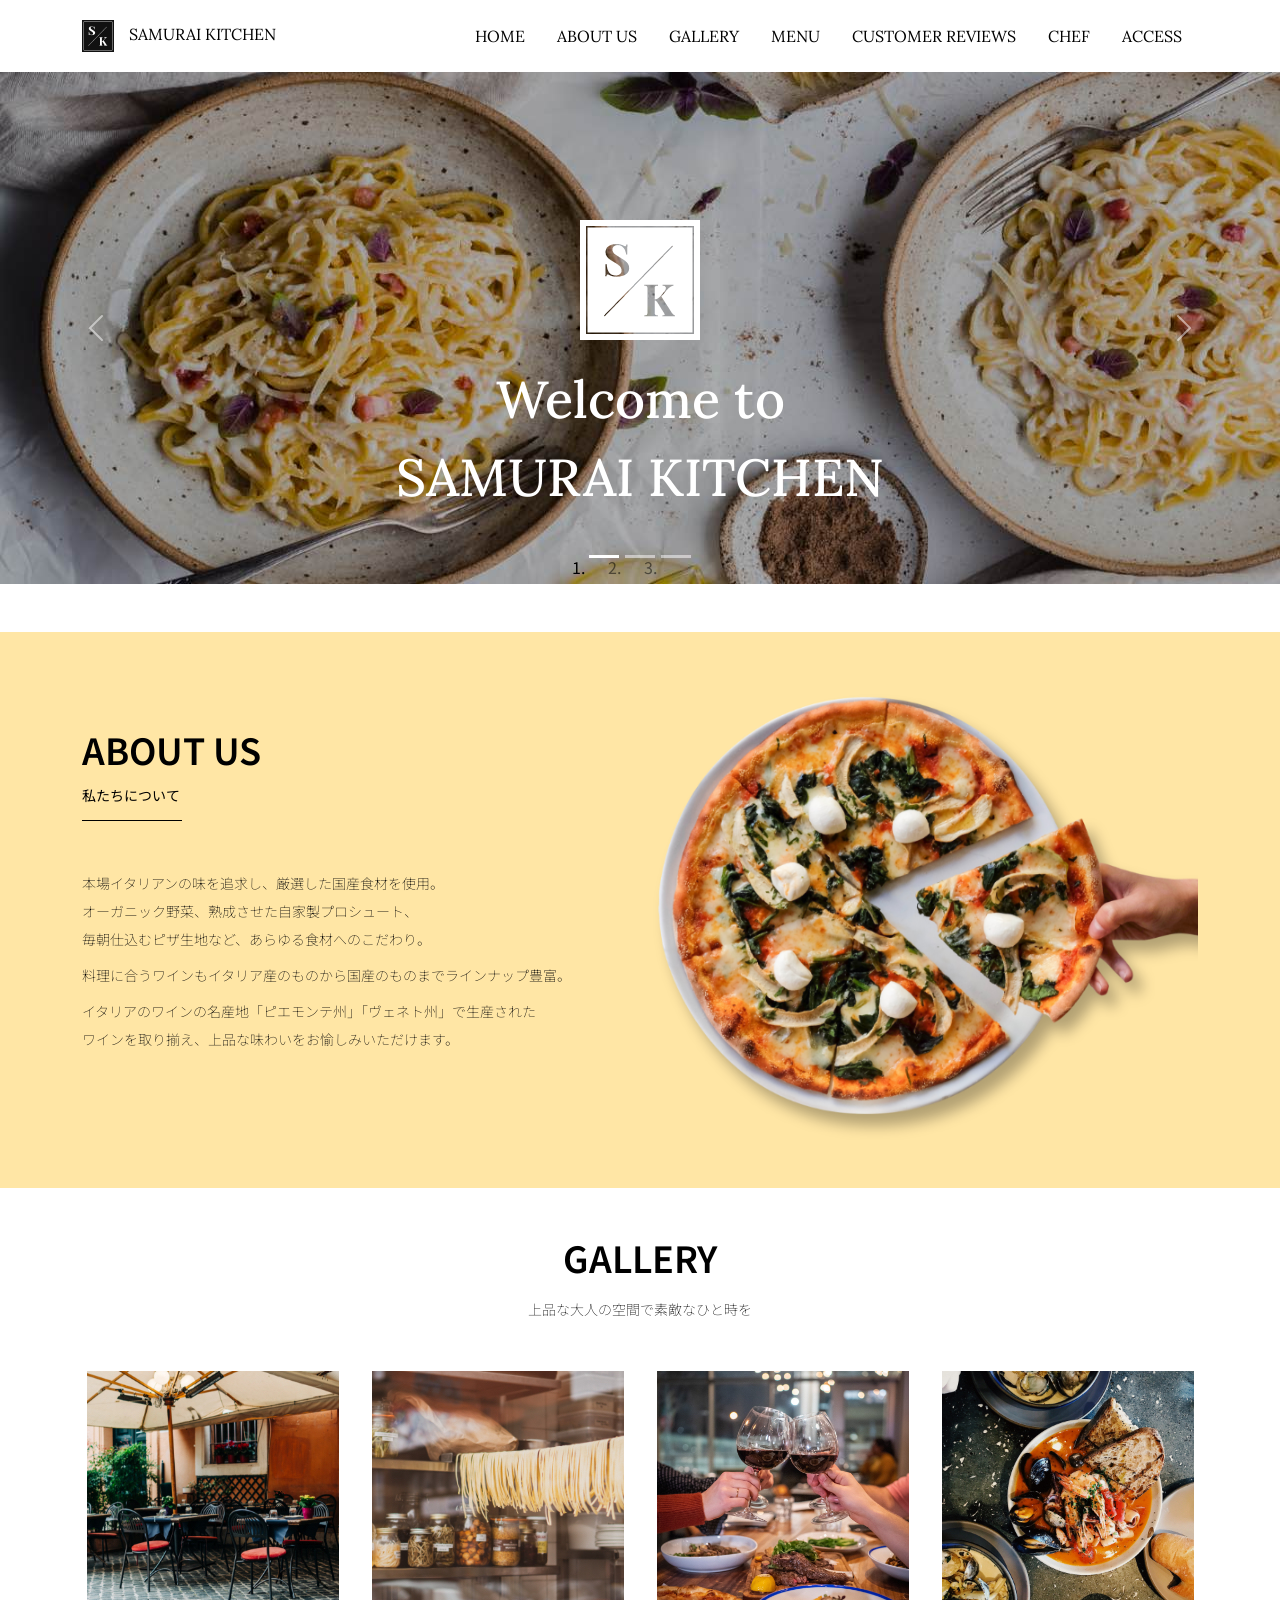
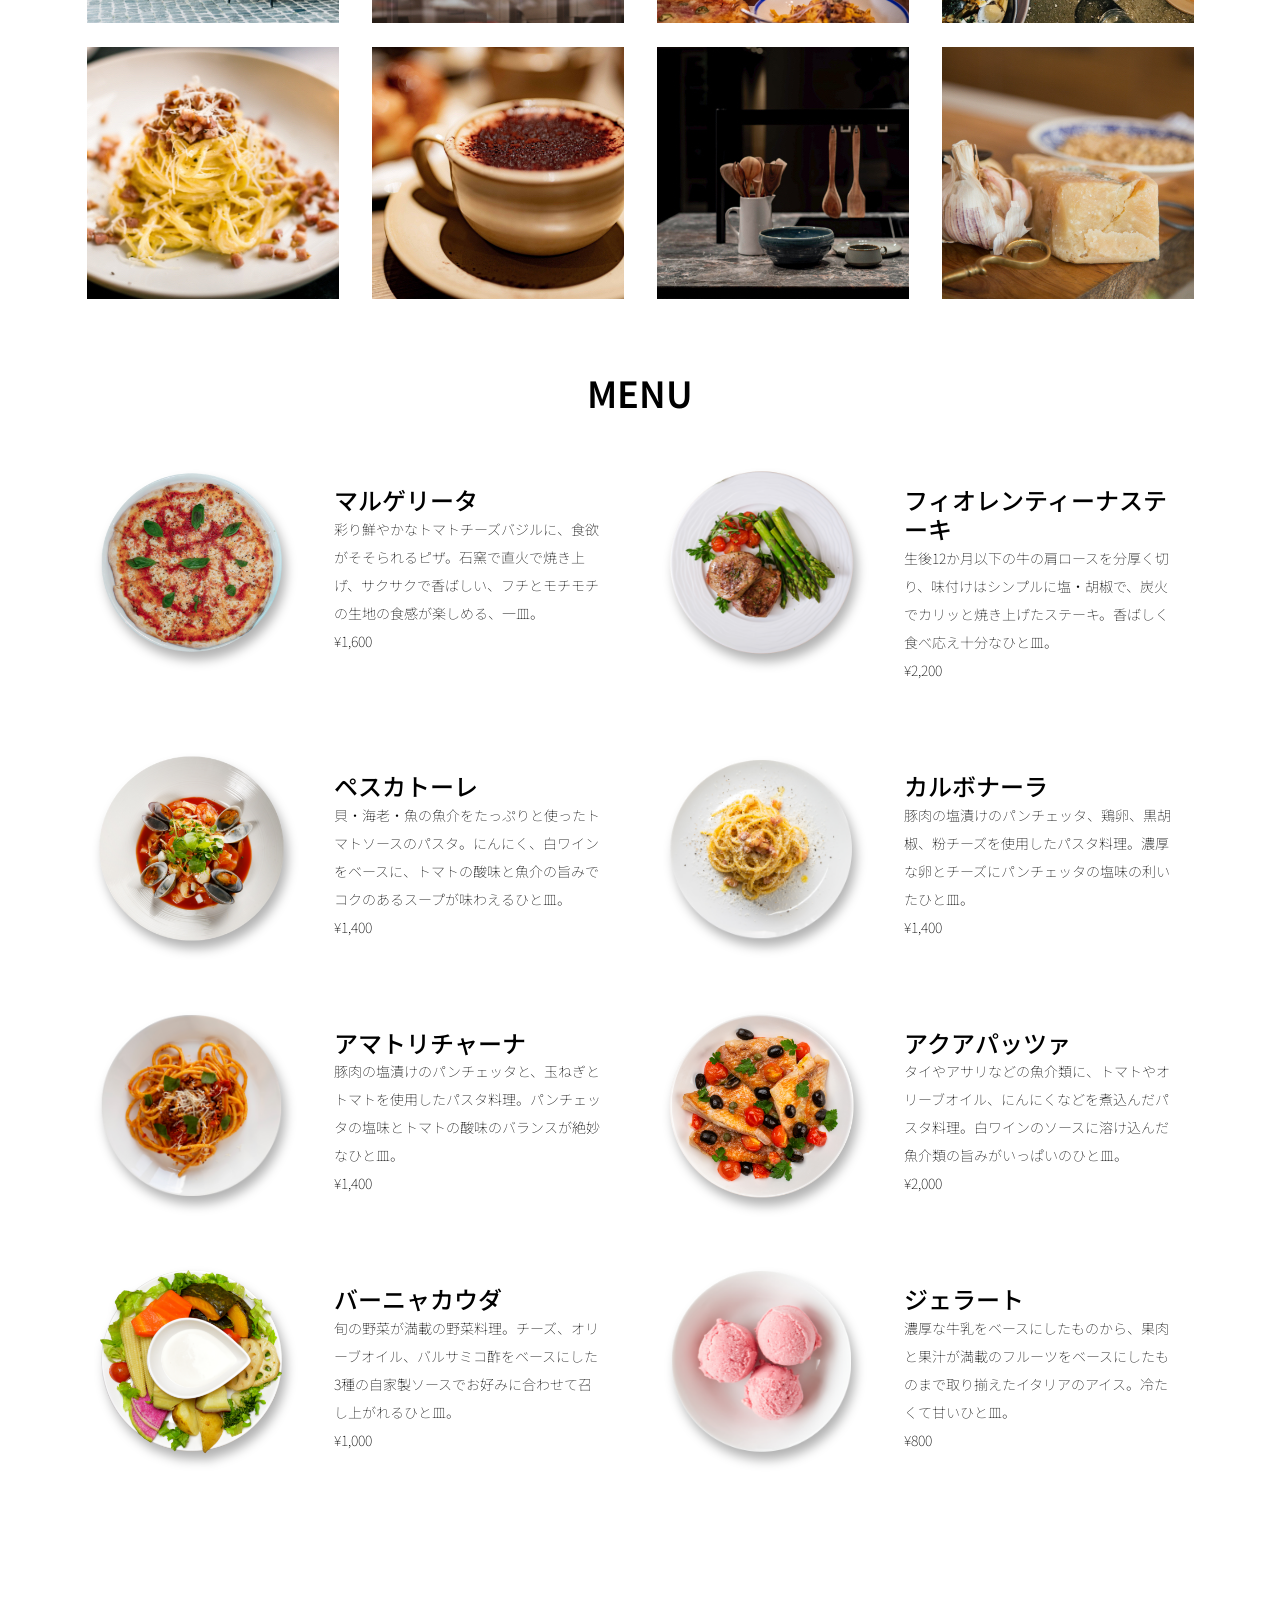
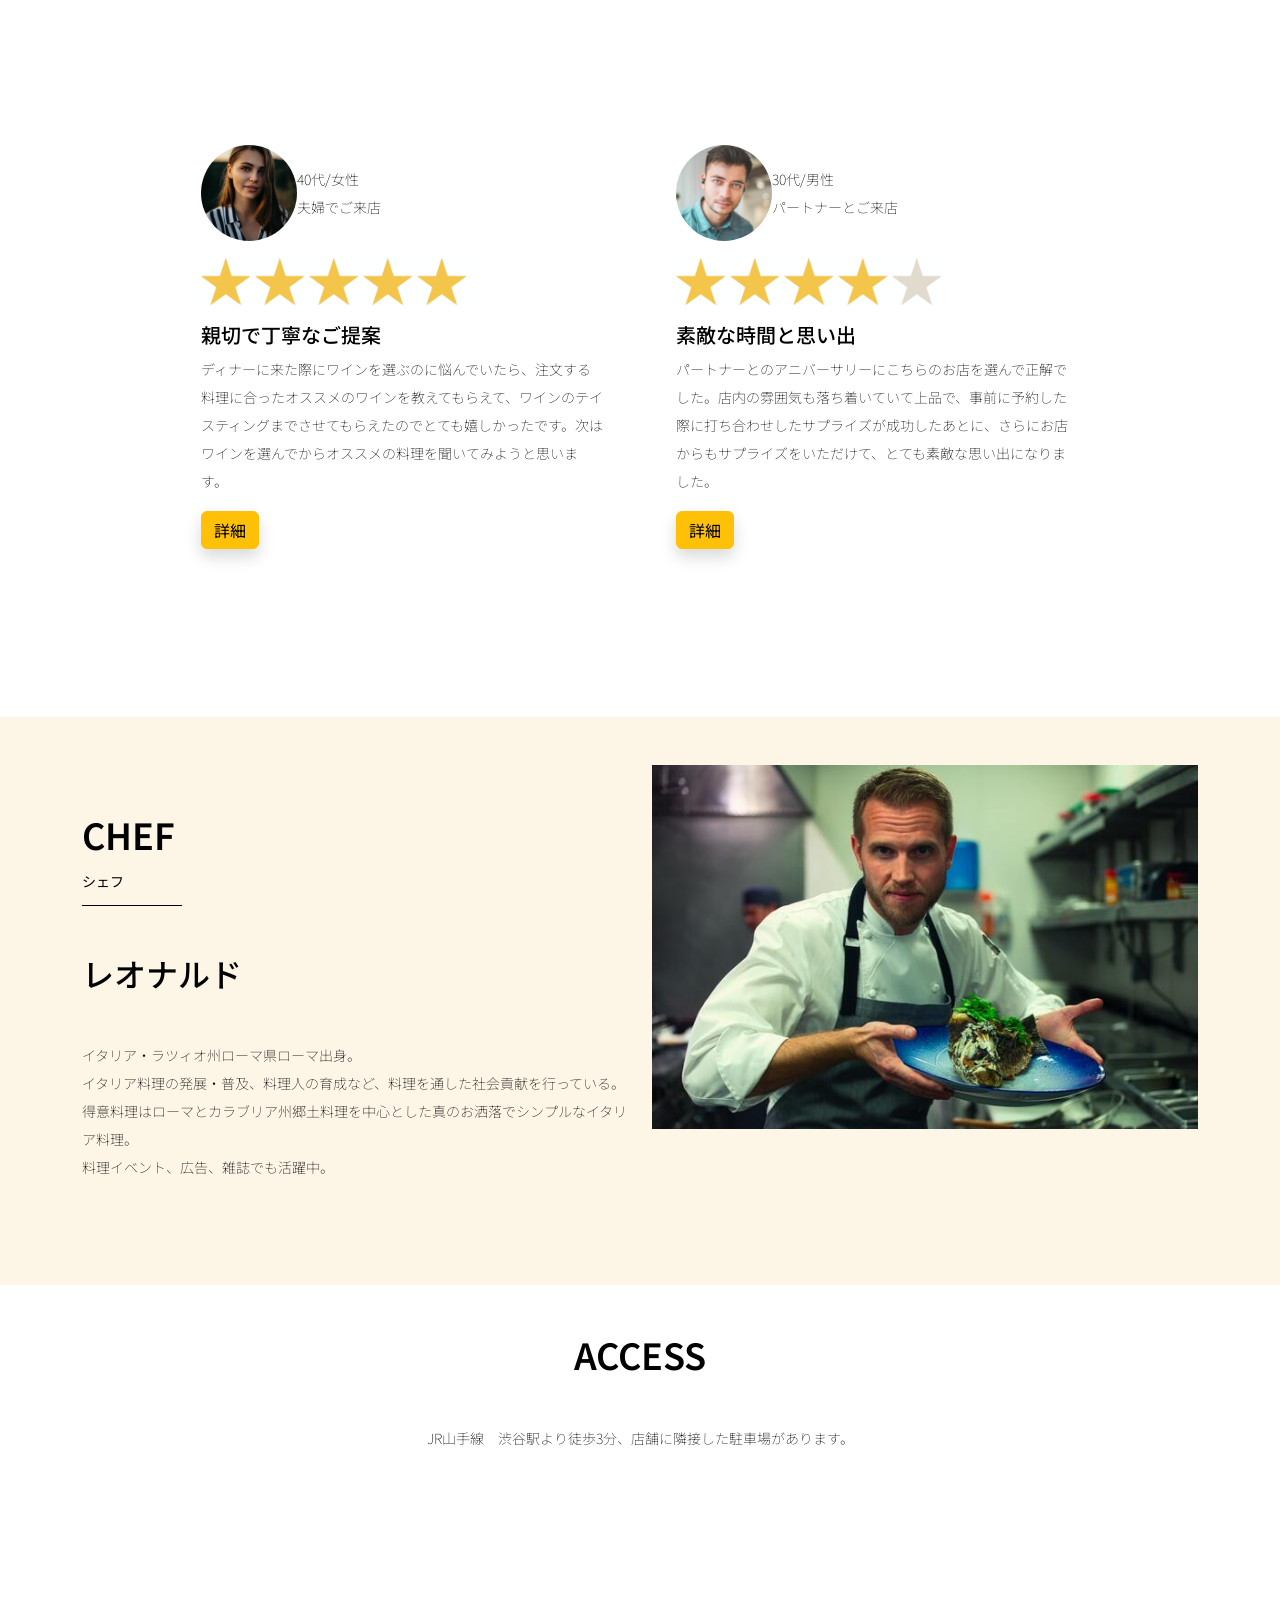
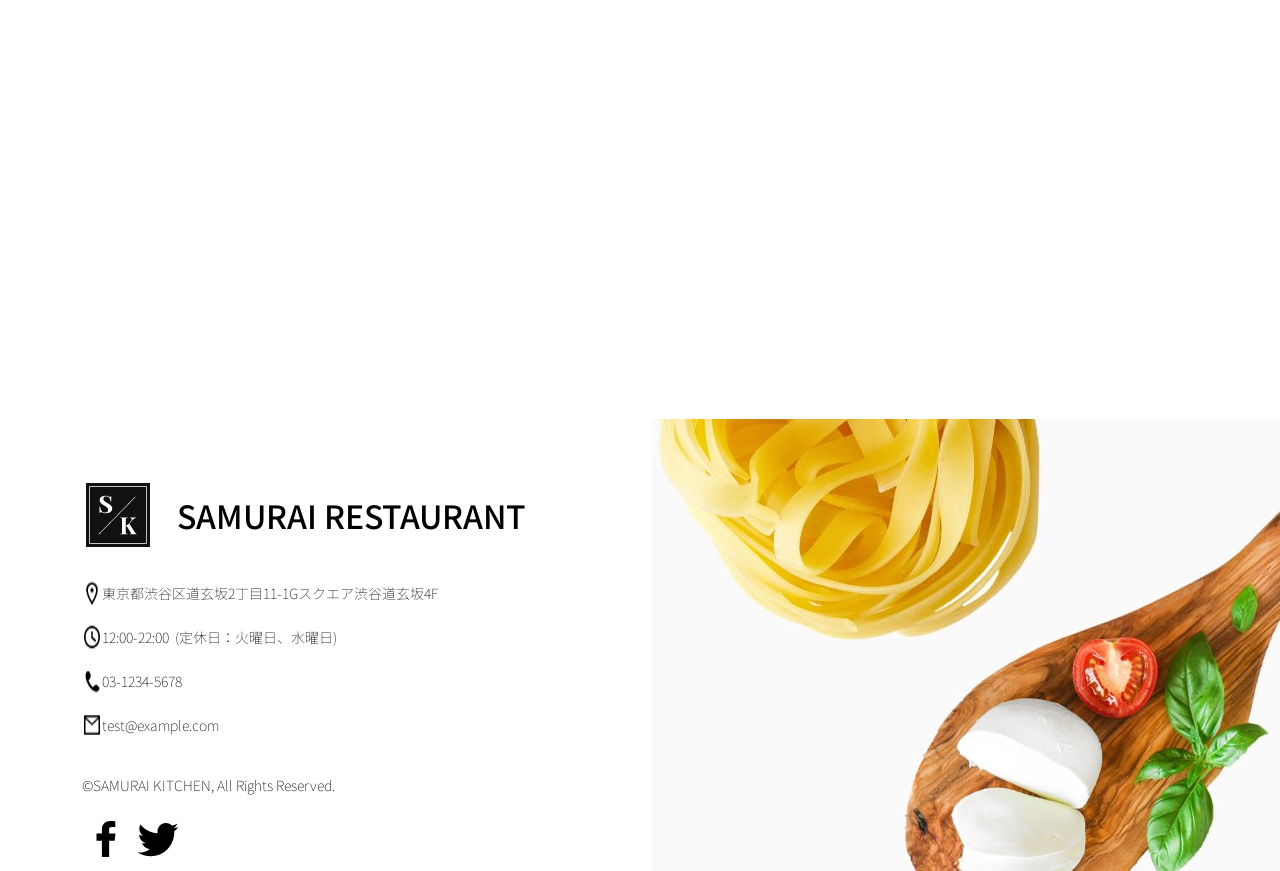
<file: kaidai_015/index.html>
<!doctype html>
<html lang="ja">

<head>
  <meta charset="utf-8">
  <!-- マルチデバイス対応 -->
  <meta name="viewport" content="width=device-width, initial-scale=1">
  <meta name="description" content="">
  <meta name="author" content="SAMURAI ENGINEER">
  <title>SAMURAI XD_HTML教材</title>
  <!-- bootstrap.min.cssの読み込み "先にBootstrapのCSSを読み込む"-->
  <link href="https://cdn.jsdelivr.net/npm/bootstrap@5.0.0-beta1/dist/css/bootstrap.min.css" rel="stylesheet"
    integrity="sha384-giJF6kkoqNQ00vy+HMDP7azOuL0xtbfIcaT9wjKHr8RbDVddVHyTfAAsrekwKmP1" crossorigin="anonymous">
  <!-- bootstrap.bundle.min.jsの読み込み defer属性をつけることでHTMLが読み込まれたあとに、JavaScriptが読み込まれる -->
  <script src="https://cdn.jsdelivr.net/npm/bootstrap@5.0.0-beta1/dist/js/bootstrap.bundle.min.js"
    integrity="sha384-ygbV9kiqUc6oa4msXn9868pTtWMgiQaeYH7/t7LECLbyPA2x65Kgf80OJFdroafW" crossorigin="anonymous" defer>
  </script>

  <!-- Google Font読み込み -->
  <link rel="preconnect" href="https://fonts.gstatic.com">
  <link href="https://fonts.googleapis.com/css2?family=Lora&display=swap" rel="stylesheet">
  <link href="https://fonts.googleapis.com/css2?family=Noto+Sans+JP:wght@300&display=swap" rel="stylesheet">
  <!--  Font Awesome -->
  <link rel="stylesheet" href="https://use.fontawesome.com/releases/v5.1.0/css/all.css"
    integrity="sha384-lKuwvrZot6UHsBSfcMvOkWwlCMgc0TaWr+30HWe3a4ltaBwTZhyTEggF5tJv8tbt" crossorigin="anonymous">

  <!-- 今回作成する styles.cssの読み込み "Bootstrapの読み込みのlinkタグよりも後ろに、style.cssを読み込むlinkタグを記述する" -->
  <link href="stylesheet/style.css" rel="stylesheet">
  <!-- -->
</head>

<body>
  <main>
   
    <!-- ナビゲーションバー開始 -->
    <!-- navbarでナビゲーションバー作成。navbar-expand-lgで画面幅が広いときハンバーガーボタンを非表示。 -->
    <nav class="navbar navbar-expand-lg">
      <!-- navbarのコンテナ -->
      <div class="container">
        <!-- navbar-brandはロゴ部分。独自クラスのmy_navbar_brandで細かな調整。 -->
        <a class="navbar-brand my_navbar_brand">
          <!-- ロゴのアイコンを配置。navbar_brand_logoは独自クラス。 -->
          <img class="img-fluid navbar_brand_logo" src="img/site_logo.png" alt="サイトアイコン"><span>SAMURAI KITCHEN</span>
        </a>
        <!-- navbar-togglerはハンバーガーボタンを表示・非表示にするクラス。 -->
        <div class="navbar-toggler hamburger_menu" data-bs-toggle="collapse" data-bs-target="#navbarNav" aria-controls="navbarNav" aria-expanded="false" aria-label="Toggle navigation">
          <input type="checkbox" id="hamburger_btn_check">
          <label for="hamburger_btn_check" class="hamburger_btn">
            <img class="btn_open" src="img/button_open.png" alt="ナビゲーションバーのボタン">
            <img class="btn_close" src="img/button_close.png" alt="ナビゲーションバーのボタン">
          </label>
        </div>
        <div class="collapse navbar-collapse justify-content-end" id="navbarNav">
          <ul class="navbar-nav">
            <li class="nav-item px-2">
              <a class="nav-link my_nav_link my-2" aria-current="page" href="#">HOME</a>
            </li>

            <li class="nav-item px-2">
              <a class="nav-link my_nav_link my-2" href="#about">ABOUT US</a>
            </li>

            <li class="nav-item px-2">
              <a class="nav-link my_nav_link my-2" href="#gallery">GALLERY</a>
            </li>

            <li class="nav-item px-2">
              <a class="nav-link my_nav_link my-2" href="#menu">MENU</a>
            </li>

            <li class="nav-item px-2">
              <a class="nav-link my_nav_link my-2" href="#review">CUSTOMER REVIEWS</a>
            </li>
            
            <!-- シェフセクションの追加 -->
            <li class="nav-item px-2">
              <a class="nav-link my_nav_link my-2" href="#chef">CHEF</a>
            </li>

            <li class="nav-item px-2">
              <a class="nav-link my_nav_link my-2" href="#access">ACCESS</a>
            </li>
             
          </ul>
        </div>
      </div>
    </nav>
    <!-- ナビゲーションバー終了 -->
    

    <!-- カルーセル開始 -->

    <!-- カルーセル部分 -->
    <!-- idのmyCarouselはインジケーター部分のdata-bs-targetと紐付く必要がある。mb-5で下方向に余白追加。 -->
    <div id="myCarousel" class="carousel slide mb-5" data-bs-ride="carousel">
      <!-- インジケーター部分 -->
      <ol class="carousel-indicators">
        <!-- この箇所と前述のidは紐付いている。data-bs-slide-toの番号がカルーセルの順番。 -->
        <li data-bs-target="#myCarousel" data-bs-slide-to="0" class="active"></li>
        <li data-bs-target="#myCarousel" data-bs-slide-to="1"></li>
        <li data-bs-target="#myCarousel" data-bs-slide-to="2"></li>
      </ol>

      <!-- carousel-inner：カルーセルのキャプションと背景画像の部分。現在は1枚目だけ表示。 -->
      <div class="carousel-inner">
        <!-- 親要素 -->
        <!-- カルーセル1枚目 -->
        <div class="carousel-item active">
          <!-- imgタグと "carousel-caption" クラスは同じ親（carousel-item）に入っているので、兄弟要素 -->
          <img src="img/slider-1.jpg" alt="SAMURAI KITCHEN-1">
          <!-- imgタグと "carousel-caption" クラスは同じ親（carousel-item）に入っているので、兄弟要素 -->
          <!-- h1タグの親要素 -->
          <div class="carousel-caption">
            <!-- h1タグは carousel-caption クラスの子要素 中に入っているので -->
            <!-- <h1> -->
            <!-- 独自クラスで位置とフォントを変更 -->
            <h1 class="my_carousel_caption">
              Welcome to<br>
              SAMURAI KITCHEN
            </h1>
            <!-- 親要素の閉じタグ h1タグは親要素の中にはいっています -->
          </div>
        </div>
      <!-- カルーセル2枚目 -->
        <div class="carousel-item">
          <img src="img/slider-2.jpg" alt="サンプル画像">
          <div class="carousel-caption">
            <h1 class="my_carousel_caption">
              The fabulous combination of&nbsp;wine&nbsp;and&nbsp;food
            </h1>
          </div>
        </div>
      <!-- カルーセル３枚目 -->
        <div class="carousel-item">
          <img src="img/slider-3.jpg" alt="サンプル画像">
          <div class="carousel-caption">
            <h1 class="my_carousel_caption">Get the Italian taste<br>
              at the SAMURAI&nbsp;KITCHEN
            </h1>
          </div>
        </div>
      </div>

      <!-- コントロールボタン 左側 -->
      <a class="carousel-control-prev" href="#myCarousel" role="button" data-bs-slide="prev">
        <span class="carousel-control-prev-icon" aria-hidden="true"></span>
        <span class="visually-hidden">Previous</span>
      </a>

      <!-- コントロールボタン 右側 -->
      <a class="carousel-control-next" href="#myCarousel" role="button" data-bs-slide="next">
        <span class="carousel-control-next-icon" aria-hidden="true"></span>
        <span class="visually-hidden">Next</span>
      </a>
  
    </div>
    <!-- カルーセル終了 -->


  <!-- アバウトセクション開始 -->
  <!--idにはaboutを設定 -->
    <!-- <section id="about"> -->
    <section class="about_us_bg" id="about">
     <!--コンテンツの中央揃え。上下方向にパディング（サイズ5）。下方向にマージン（サイズ5）。 -->
      <div class="container py-5 mb-5">
      <!-- rowクラス（行） -->
        <div class="row">
         <!-- 左側カラム（6/12分割） -->
          <div class="col-lg-6 text-left">
            <!-- 上下方向にパディング（サイズ5） -->
            <div class="py-5">
            <!-- 下方向にマージン（サイズ5） -->
              <!-- <h2 class="mb-5"> -->
              <!-- h2タグに対して独自クラスのsection_titleを追加して文字を大きく。同時に独自クラスのaboutを追加して、疑似要素でサブタイトルを設定 -->
              <h2 class="section_title about mb-5">
                ABOUT US
              </h2>
              <!-- 下方向にマージン（サイズ2） -->
              <p class="mb-2">
              本場イタリアンの味を追求し、厳選した国産食材を使用。<br>
              オーガニック野菜、熟成させた自家製プロシュート、<br>
              毎朝仕込むピザ生地など、あらゆる食材へのこだわり。<br>
              </p>
              <!-- 下方向にマージン（サイズ2） -->
              <p class="mb-2">
                料理に合うワインもイタリア産のものから国産のものまでラインナップ豊富。<br>
              </p>
              <!-- 下方向にマージン（サイズ2） -->
              <p class="mb-2">
                イタリアのワインの名産地「ピエモンテ州」「ヴェネト州」で生産された<br>
                ワインを取り揃え、上品な味わいをお愉しみいただけます。<br>
              </p>
            </div>
          </div>

          <!-- 右側カラム（6/12分割） -->
          <div class="col-lg-6">
           <!-- 画像を配置 -->
            <img src="img/img-about-us.png" class="img-fluid" alt="シェフの写真">
          </div>
        </div>
      </div>

    </section>
    <!-- シェフセクション終了 -->

    <section id="gallery">
      <div class="container mb-5">
        <h2 class="mb-3 section_title gallery text-center">GALLERY</h2>
        <p class="text-center mb-5">
          上品な大人の空間で素敵なひと時を
        </p>
        <div class="row">
          <div class="col-6 col-lg-3 mb-4 d-flex justify-content-center">
            <img class="img-fluid" src="img/gallery-1.jpg" alt="サンプル画像">
          </div>

          <div class="col-6 col-lg-3 mb-4 d-flex justify-content-center">
            <img class="img-fluid" src="img/gallery-2.jpg" alt="サンプル画像">
          </div>

          <div class="col-6 col-lg-3 mb-4 d-flex justify-content-center">
            <img class="img-fluid" src="img/gallery-3.jpg" alt="サンプル画像">
          </div>

          <div class="col-6 col-lg-3 mb-4 d-flex justify-content-center">
            <img class="img-fluid" src="img/gallery-4.jpg" alt="サンプル画像">
          </div>

          <div class="col-6 col-lg-3 mb-4 d-flex justify-content-center">
            <img class="img-fluid" src="img/gallery-5.jpg" alt="サンプル画像">
          </div>

          <div class="col-6 col-lg-3 mb-4 d-flex justify-content-center">
            <img class="img-fluid" src="img/gallery-6.jpg" alt="サンプル画像">
          </div>

          <div class="col-6 col-lg-3 mb-4 d-flex justify-content-center">
            <img class="img-fluid" src="img/gallery-7.jpg" alt="サンプル画像">
          </div>

          <div class="col-6 col-lg-3 mb-4 d-flex justify-content-center">
            <img class="img-fluid" src="img/gallery-8.jpg" alt="サンプル画像">
          </div>

        </div>
      </div>
    </section>
    <!-- ************************************************ ギャラリーセクション終了 -->

    <!-- ************************************************ メニューセクション -->
    <section id="menu">
      <div class="container">
        <div class="row">
          <div class="col-lg-12">
            <h2 class="section_title menu text-center mb-5">MENU</h2>
          </div>
        </div>
      </div>

      <div class="container mb-5">
        <div class="row">
          <div class="col-12 col-lg-6">
            <div class="row g-0 mb-4">
              <div class="col-12 col-lg-5 text-center">
                <img src="img/margherita.png" class="img-fluid" alt="マルゲリータ">
              </div>
              <div class="col-12 col-lg-7 p-4">
                <h4 class="mb-0 menu_title">マルゲリータ</h4>
                <p class="my-auto">彩り鮮やかなトマトチーズバジルに、食欲がそそられるピザ。石窯で直火で焼き上げ、サクサクで香ばしい、フチとモチモチの生地の食感が楽しめる、一皿。</p>
                <p class="menu_price">¥1,600</p>
              </div>
            </div>
          </div>

          <div class="col-12 col-lg-6">
            <div class="row g-0 mb-4">
              <div class="col-12 col-lg-5 text-center">
                <img src="img/steak.png" class="img-fluid" alt="フィオレンティーナステーキ">
              </div>
              <div class="col-12 col-lg-7 p-4">
                <h4 class="mb-0 menu_title">フィオレンティーナステーキ</h4>
                <p class="my-auto">生後12か月以下の牛の肩ロースを分厚く切り、味付けはシンプルに塩・胡椒で、炭火でカリッと焼き上げたステーキ。香ばしく食べ応え十分なひと皿。</p>
                <p class="menu_price">¥2,200</p>
              </div>
            </div>
          </div>

          <div class="col-12 col-lg-6">
            <div class="row g-0 mb-4">
              <div class="col-12 col-lg-5 text-center">
                <img src="img/pescatore.png" class="img-fluid" alt="ペスカトーレ">
              </div>
              <div class="col-12 col-lg-7 p-4">
                <h4 class="mb-0 menu_title">ペスカトーレ</h4>
                <p class="my-auto">貝・海老・魚の魚介をたっぷりと使ったトマトソースのパスタ。にんにく、白ワインをベースに、トマトの酸味と魚介の旨みでコクのあるスープが味わえるひと皿。</p>
                <p class="menu_price">¥1,400</p>
              </div>
            </div>
          </div>

          <div class="col-12 col-lg-6">
            <div class="row g-0 mb-4">
              <div class="col-12 col-lg-5 text-center">
                <img src="img/carbonara.png" class="img-fluid" alt="カルボナーラ">
              </div>
              <div class="col-12 col-lg-7 p-4">
                <h4 class="mb-0 menu_title">カルボナーラ</h4>
                <p class="my-auto">豚肉の塩漬けのパンチェッタ、鶏卵、黒胡椒、粉チーズを使用したパスタ料理。濃厚な卵とチーズにパンチェッタの塩味の利いたひと皿。</p>
                <p class="menu_price">¥1,400</p>
              </div>
            </div>
          </div>

          <div class="col-12 col-lg-6">
            <div class="row g-0 mb-4">
              <div class="col-12 col-lg-5 text-center">
                <img src="img/amatriciana.png" class="img-fluid" alt="アマトリチャーナ">
              </div>
              <div class="col-12 col-lg-7 p-4">
                <h4 class="mb-0 menu_title">アマトリチャーナ</h4>
                <p class="my-auto">豚肉の塩漬けのパンチェッタと、玉ねぎとトマトを使用したパスタ料理。パンチェッタの塩味とトマトの酸味のバランスが絶妙なひと皿。</p>
                <p class="menu_price">¥1,400</p>
              </div>
            </div>
          </div>

          <div class="col-12 col-lg-6">
            <div class="row g-0 mb-4">
              <div class="col-12 col-lg-5 text-center">
                <img src="img/acqua-pazza.png" class="img-fluid" alt="アクアパッツァ">
              </div>
              <div class="col-12 col-lg-7 p-4">
                <h4 class="mb-0 menu_title">アクアパッツァ</h4>
                <p class="my-auto">タイやアサリなどの魚介類に、トマトやオリーブオイル、にんにくなどを煮込んだパスタ料理。白ワインのソースに溶け込んだ魚介類の旨みがいっぱいのひと皿。</p>
                <p class="menu_price">¥2,000</p>
              </div>
            </div>
          </div>

          <div class="col-12 col-lg-6">
            <div class="row g-0 mb-4">
              <div class="col-12 col-lg-5 text-center">
                <img src="img/bagna-cauda.png" class="img-fluid" alt="バーニャカウダ">
              </div>
              <div class="col-12 col-lg-7 p-4">
                <h4 class="mb-0 menu_title">バーニャカウダ</h4>
                <p class="my-auto">旬の野菜が満載の野菜料理。チーズ、オリーブオイル、バルサミコ酢をベースにした3種の自家製ソースでお好みに合わせて召し上がれるひと皿。</p>
                <p class="menu_price">¥1,000</p>
              </div>
            </div>
          </div>

          <div class="col-12 col-lg-6">
            <div class="row g-0 mb-4">
              <div class="col-12 col-lg-5 text-center">
                <img src="img/gelato.png" class="img-fluid" alt="ジェラート">
              </div>
              <div class="col-12 col-lg-7 p-4">
                <h4 class="mb-0 menu_title">ジェラート</h4>
                <p class="my-auto">濃厚な牛乳をベースにしたものから、果肉と果汁が満載のフルーツをベースにしたものまで取り揃えたイタリアのアイス。冷たくて甘いひと皿。</p>
                <p class="menu_price">¥800</p>
              </div>
            </div>
          </div>
        </div>
      </div>
    </section>
    <!-- ************************************************ メニューセクション終了 -->

    <!-- ************************************************ レビューセクション開始 -->
    <section id="review">
      <div class="review_wrapper">
        <div class="container py-5 mb-5">
          <div class="text-center mb-5">
            <h2 class="section_title review text-center text-white">CUSTOMER REVIEWS</h2>
          </div>
          <div class="row pb-5 justify-content-center">
            <div class="col-12 col-lg-5 mt-3">
              <div class="bg-white h_420">
                <div class="p-4">
                  <div class="d-flex align-items-center">
                    <img src="img/customer-woman.png" class="reviewer_img" alt="サンプル画像">
                    <div>
                      <p class="my-0">40代/女性</p>
                      <p class="my-0">夫婦でご来店</p>
                    </div>
                  </div>
                  <div class="my-3">
                    <img src="img/star-point.png" class="star_img" alt="star">
                    <img src="img/star-point.png" class="star_img" alt="star">
                    <img src="img/star-point.png" class="star_img" alt="star">
                    <img src="img/star-point.png" class="star_img" alt="star">
                    <img src="img/star-point.png" class="star_img" alt="star">
                  </div>
                  <h5>親切で丁寧なご提案</h5>
                  <p>
                    ディナーに来た際にワインを選ぶのに悩んでいたら、注文する料理に合ったオススメのワインを教えてもらえて、ワインのテイスティングまでさせてもらえたのでとても嬉しかったです。次はワインを選んでからオススメの料理を聞いてみようと思います。
                  </p>
                  <button type="button" class="btn btn-warning shadow fix_bottom">詳細</button>
                </div>
              </div>
            </div>
            <div class="col-12 col-lg-5 mt-3">
              <div class="bg-white h_420">
                <div class="p-4">
                  <div class="d-flex align-items-center">
                    <img src="img/customer-man.png" class="reviewer_img" alt="サンプル画像">
                    <div>
                      <p class="my-0">30代/男性</p>
                      <p class="my-0">パートナーとご来店</p>
                    </div>
                  </div>
                  <div class="my-3">
                    <img src="img/star-point.png" class="star_img" alt="star">
                    <img src="img/star-point.png" class="star_img" alt="star">
                    <img src="img/star-point.png" class="star_img" alt="star">
                    <img src="img/star-point.png" class="star_img" alt="star">
                    <img src="img/star-no-point.png" class="star_img" alt="no-star">
                  </div>
                  <h5>素敵な時間と思い出</h5>
                  <p>
                    パートナーとのアニバーサリーにこちらのお店を選んで正解でした。店内の雰囲気も落ち着いていて上品で、事前に予約した際に打ち合わせしたサプライズが成功したあとに、さらにお店からもサプライズをいただけて、とても素敵な思い出になりました。
                  </p>
                  <button type="button" class="btn btn-warning shadow fix_bottom">詳細</button>
                </div>
              </div>
            </div>
          </div>
        </div>
      </div>
    </section>
    <!-- ************************************************ レビューセクション終了 -->

    <!-- シェフセクション開始 -->
    <!--idにはchefを設定 -->
    <section class="chef_bg" id="chef">
     <!--コンテンツの中央揃え。上下方向にパディング（サイズ5）。下方向にマージン（サイズ5）。 -->
      <div class="container py-5 mb-5">
        <!-- rowクラス（行） -->
        <div class="row">
         <!-- 左側カラム（6/12分割） -->
          <div class="col-lg-6 text-left">
            <!-- 上下方向にパディング（サイズ5） -->
            <div class="py-5">
              <!-- 下方向にマージン（サイズ5） -->
              <h2 class="section_title chef mb-5">
                CHEF
              </h2>
              <!-- 下方向にマージン（サイズ5） -->
              <h2 class="mb-5">
                レオナルド
              </h2>
              <!-- 下方向にマージン（サイズ2） -->
              <p class="mb-2">
                イタリア・ラツィオ州ローマ県ローマ出身。 <br>
                イタリア料理の発展・普及、料理人の育成など、料理を通した社会貢献を行っている。 <br>
                得意料理はローマとカラブリア州郷土料理を中心とした真のお洒落でシンプルなイタリア料理。 <br>
                料理イベント、広告、雑誌でも活躍中。 <br>
              </p>
             </div>
          </div>

          <!-- 右側カラム（6/12分割） -->
          <div class="col-lg-6">
           <!-- 画像を配置 -->
            <img src="img/chef.jpg" class="img-fluid" alt="pizza">
          </div>
        </div>
      </div>
    </section>
    <!-- シェフセクション終了 -->

        <!-- ************************************************ アクセスセクション開始 -->
    <section id="access">
      <div class="container">

        <div class="row">
          <div class="col-lg-12 text-center mb-5">
            <h2 class="section_title text-center access mb-5">ACCESS</h2>
            <p>JR山手線　渋谷駅より徒歩3分、店舗に隣接した駐車場があります。</p>
          </div>
        </div>
      </div>

      <div class="container mb-5 px-2">
        <iframe
          src="https://www.google.com/maps/embed?pb=!1m18!1m12!1m3!1d12967.114087343349!2d139.687349334065!3d35.657827993593834!2m3!1f0!2f0!3f0!3m2!1i1024!2i768!4f1.1!3m3!1m2!1s0x6018f5209bb80c49%3A0x7abbc1a9d7d575eb!2z5qCq5byP5Lya56S-5L6N!5e0!3m2!1sja!2sjp!4v1623882550231!5m2!1sja!2sjp"
          class="w-100" style="height: 50vh;" loading="lazy"></iframe>
      </div>
    </section>
    <!-- ************************************************ アクセスセクション終了 -->


    <!-- ************************************************ フッター開始 -->
    <footer id="footer">
      <div class="container">
        <div class="row">
          <div class="col-12 col-lg-6 position-relative">
            <div class="row pt-5">
              <div class="col-lg-2 text-center my-3">
                <img class="img-fluid footer_brand_logo" src="img/site_logo.png" alt="サンプル画像">
              </div>
              <div class="col-lg-10 align-self-center my-3">
                <h2 class="m-0 footer_text">SAMURAI RESTAURANT</h2>
              </div>
            </div>

            <div class="restaurant_info py-3">
              <div class="d-flex mb-3">
                <img src="img/icon-Marker.png" alt="marker">
                <p class="p-0 m-0">東京都渋谷区道玄坂2丁目11-1Gスクエア渋谷道玄坂4F</p>
              </div>
              <div class="d-flex mb-3">
                <img src="img/icon-Clock.png" alt="clock">
                <p class="p-0 m-0">12:00-22:00&nbsp;&nbsp;(定休日：火曜日、水曜日)</p>
              </div>
              <div class="d-flex mb-3">
                <img src="img/icon-Phone.png" alt="phone">
                <p class="p-0 m-0">03-1234-5678</p>
              </div>
              <div class="d-flex mb-3">
                <img src="img/icon-Mail.png" alt="mail">
                <p class="p-0 m-0">test@example.com</p>
              </div>
            </div>

            <div class="copy_right align-items-center">
              <p>
                ©SAMURAI KITCHEN, All Rights Reserved.
              </p>
              <img src="img/icon-facebook.png" class="sns_img" alt="facebook">
              <img src="img/icon-twitter.png" class="sns_img" alt="twitter">
            </div>
          </div>

          <!-- 右側背景画像 -->
          <div class="col-12 col-lg-6 d-none d-lg-block">
            <img src="img/background-footer.jpg" alt="背景画像">
          </div>
        </div>
      </div>
    </footer>
    <!-- ************************************************ フッター終了 -->

  </main>
</body>

</html>
</file>
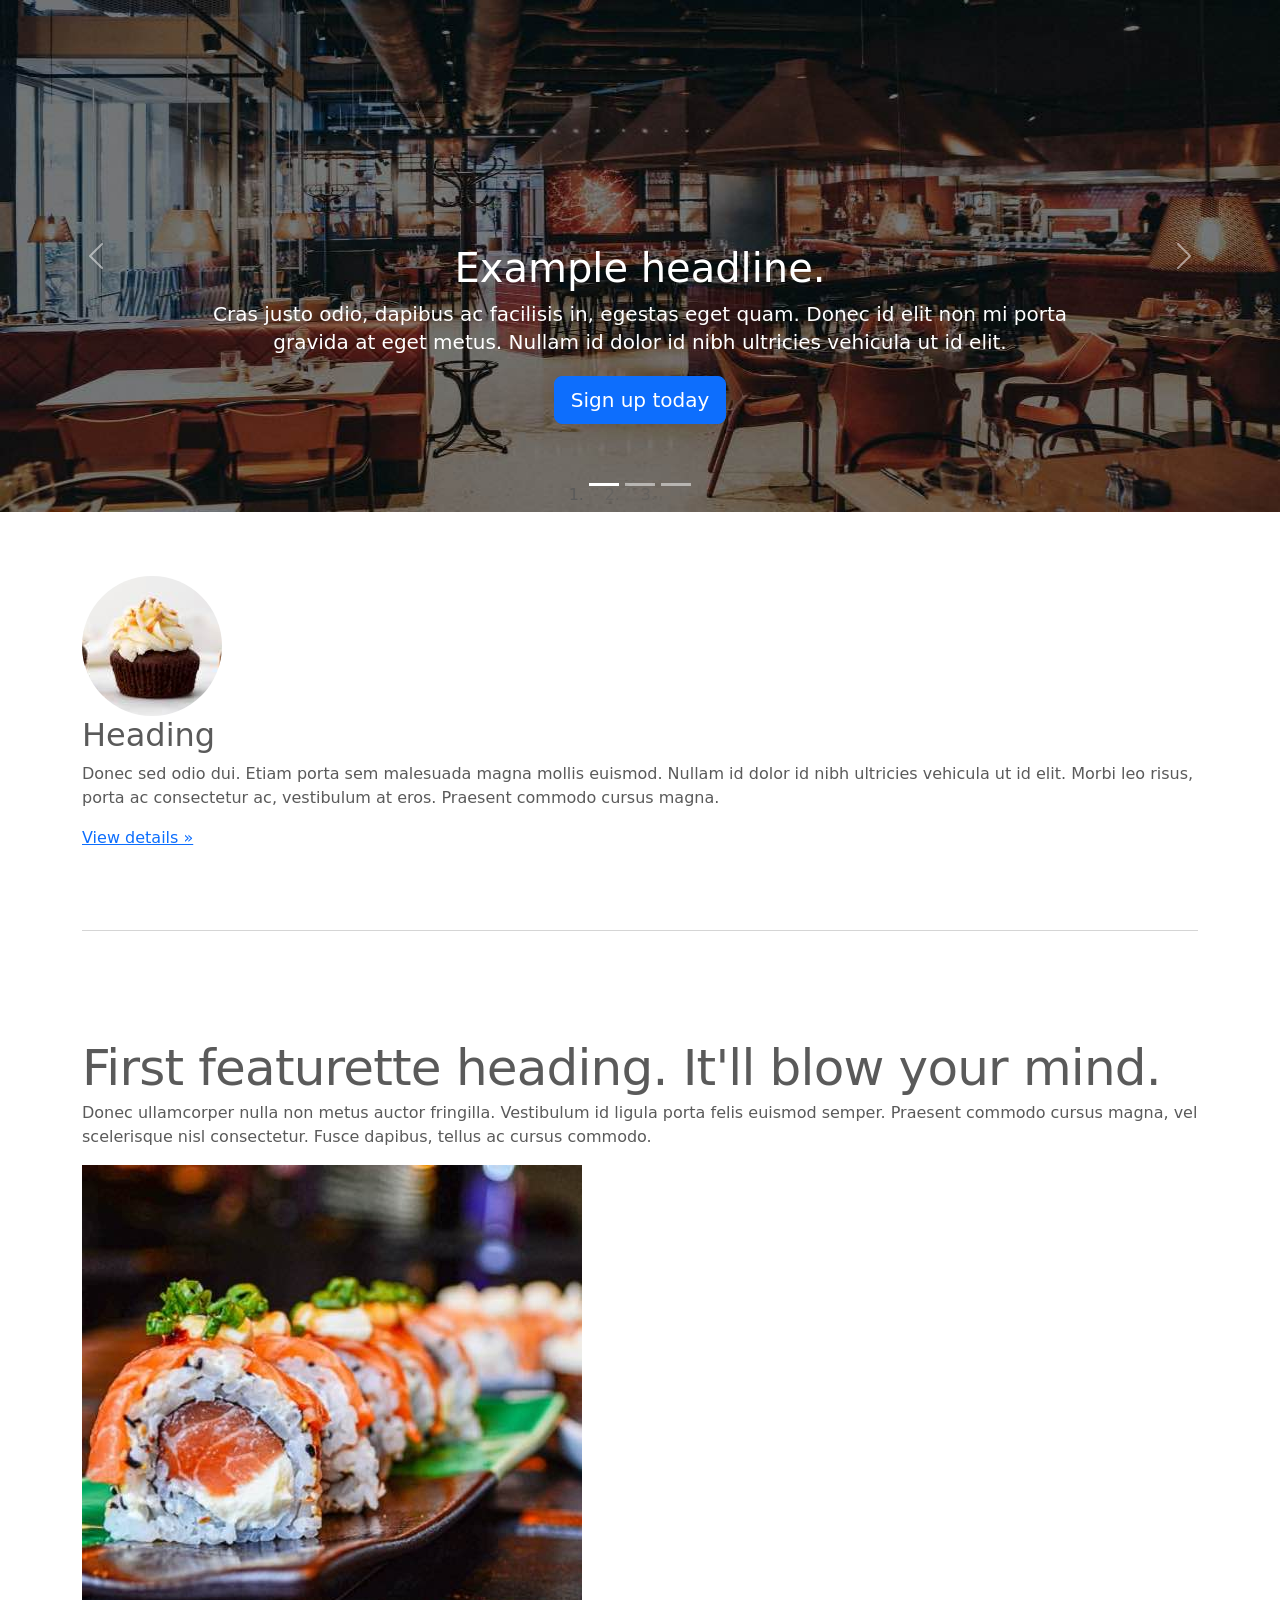
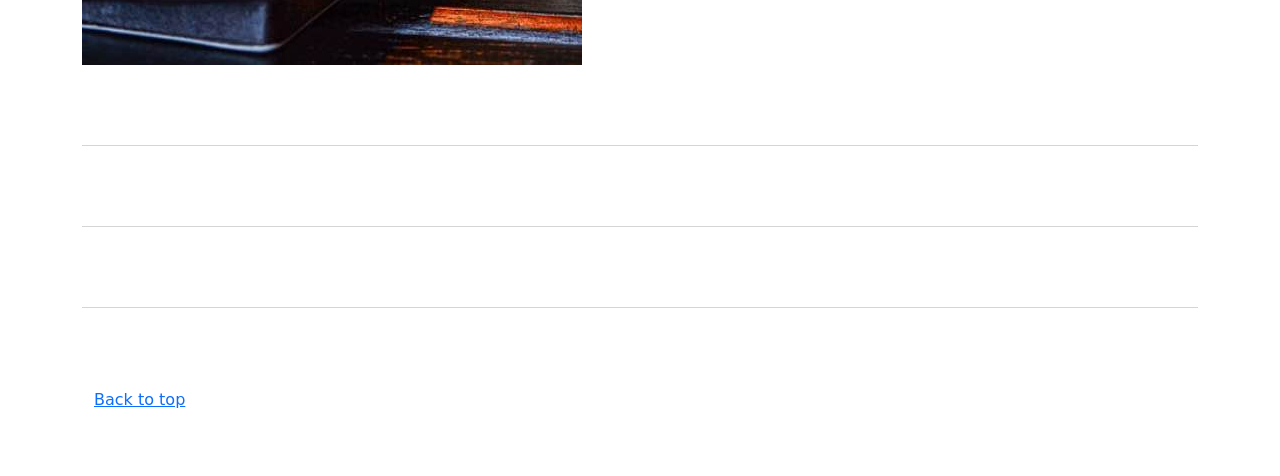
<file: kadai_003/index_for_student.html>
<!doctype html>
<html lang="en">
  <head>
    <meta charset="utf-8">
    <meta name="viewport" content="width=device-width, initial-scale=1">
    <meta name="description" content="">
    <meta name="author" content="Mark Otto, Jacob Thornton, and Bootstrap contributors">
    <meta name="generator" content="Hugo 0.79.0">
    <title>Carousel Template · Bootstrap v5.0</title>
    <link rel="canonical" href="https://getbootstrap.com/docs/5.0/examples/carousel/">
    <!-- ************************************************ bootstrap.min.cssの読み込み -->
   <link href="https://cdn.jsdelivr.net/npm/bootstrap@5.0.0-beta1/dist/css/bootstrap.min.css" rel="stylesheet" integrity="sha384-giJF6kkoqNQ00vy+HMDP7azOuL0xtbfIcaT9wjKHr8RbDVddVHyTfAAsrekwKmP1" crossorigin="anonymous">
   <!-- <link href="dist/css/bootstrap.min.css" rel="stylesheet"> -->
    <!-- ************************************************ carousel.cssの読み込み -->
    <link href="carousel.css" rel="stylesheet">
    <!-- ************************************************ bootstrap.bundle.min.jsの読み込み -->
   <script src="https://cdn.jsdelivr.net/npm/bootstrap@5.0.0-beta1/dist/js/bootstrap.bundle.min.js" integrity="sha384-ygbV9kiqUc6oa4msXn9868pTtWMgiQaeYH7/t7LECLbyPA2x65Kgf80OJFdroafW" crossorigin="anonymous" defer></script>
   <!-- <script src="dist/js/bootstrap.bundle.min.js" defer></script> -->
 
 <!-- 💡ここから追加：CSSファイルのキャッシュを無視して強制的に左右の枠を消します ダメだった-->
    <!-- <style>
      .carousel {
        width: 100vw !important;
        max-width: 100vw !important;
        margin-left: calc(50% - 50vw) !important;
        margin-right: calc(50% - 50vw) !important;
      }
      .carousel-item {
        background-color: transparent !important;
      }
      .carousel-item > img {
        width: 100% !important;
        height: 32rem !important;
        object-fit: cover !important;
      }
    </style>
  -->
  </head>
  <body>
    <main>
      <!-- ************************************************ カルーセル開始 -->
      <!-- フェードに切り替える -->
       <!-- <div id="myCarousel" class="carousel slide" data-bs-ride="carousel"> -->
       <div id="myCarousel" class="carousel slide carousel-fade" data-bs-ride="carousel">
        <ol class="carousel-indicators">
          <li data-bs-target="#myCarousel" data-bs-slide-to="0" class="active"></li>
          <li data-bs-target="#myCarousel" data-bs-slide-to="1"></li>
          <li data-bs-target="#myCarousel" data-bs-slide-to="2"></li>
        </ol>

        <div class="carousel-inner">
          <!-- カルーセル１枚目 -->
          <div class="carousel-item active">
            <img src="img/top_1.jpg" alt="サンプル画像1">
            <div class="carousel-caption">
              <h1>Example headline.</h1>
              <p>Cras justo odio, dapibus ac facilisis in, egestas eget quam. Donec id elit non mi porta gravida at eget metus. Nullam id dolor id nibh ultricies vehicula ut id elit.</p>
              <p><a class="btn btn-lg btn-primary" href="#" role="button">Sign up today</a></p>
            </div>
          </div>

          <!-- 画像２ -->
          <div class="carousel-item">
            <img src="img/top_2.jpg" alt="サンプル画像2">
            <div class="carousel-caption">
              <h1>Example headline.</h1>
              <p>Cras justo odio, dapibus ac facilisis in, egestas eget quam. Donec id elit non mi porta gravida at eget metus. Nullam id dolor id nibh ultricies vehicula ut id elit.</p>
              <p><a class="btn btn-lg btn-primary" href="#" role="button">Sign up today</a></p>
            </div>
          </div>

          <!-- 画像３ -->
          <div class="carousel-item">
            <img src="img/top_3.jpg" alt="サンプル画像3">
            <div class="carousel-caption">
              <h1>Example headline.</h1>
              <p>Cras justo odio, dapibus ac facilisis in, egestas eget quam. Donec id elit non mi porta gravida at eget metus. Nullam id dolor id nibh ultricies vehicula ut id elit.</p>
              <p><a class="btn btn-lg btn-primary" href="#" role="button">Sign up today</a></p>
            </div>
          </div>
        </div>
    
        <!-- 左右ボタン -->
        <button class="carousel-control-prev" type="button" data-bs-target="#myCarousel" data-bs-slide="prev">
          <span class="carousel-control-prev-icon" aria-hidden="true"></span>
          <span class="visually-hidden">Previous</span>
        </button>
        <!-- インディケーター -->
        <button class="carousel-control-next" type="button" data-bs-target="#myCarousel" data-bs-slide="next">
          <span class="carousel-control-next-icon" aria-hidden="true"></span>
          <span class="visually-hidden">Next</span>
        </button>
      </div>
      <!-- カールセル終了 -->



      <!-- ************************************************ カルーセル終了 -->
       <!-- 元に戻す -->
      <div class="container marketing">
      <div class="">
        <!-- <div class="row"> -->
        <div class="">
          <!-- <div class="col-lg-4"> -->
          <div class="">
            <img src="img/cake.jpg" class="rounded-circle" alt="サンプル画像2">
            <h2>Heading</h2>
            <p>Donec sed odio dui. Etiam porta sem malesuada magna mollis euismod. Nullam id dolor id nibh ultricies
              vehicula ut id elit. Morbi leo risus, porta ac consectetur ac, vestibulum at eros. Praesent commodo cursus
              magna.</p>
            <!-- <p><a class="btn btn-secondary" href="#" role="button">View details &raquo;</a></p> -->
            <p><a class="" href="#" role="button">View details &raquo;</a></p>
          </div>
        </div>
        <hr class="featurette-divider">
        <!-- <div class="row"> -->
        <div class="">
          <!-- <div class="col-md-7"> -->
          <div class="">
            <!-- <h2 class="featurette-heading">First featurette heading. <span class="text-muted">It'll blow your mind.</span> -->
            <h2 class="featurette-heading">First featurette heading. <span class="">It'll blow your mind.</span></h2>
            <!-- <p class="lead">Donec ullamcorper nulla non metus auctor fringilla. Vestibulum id ligula porta felis
              euismod
              semper. Praesent commodo cursus magna, vel scelerisque nisl consectetur. Fusce dapibus, tellus ac cursus
              commodo.</p> -->
            <p class="">
              Donec ullamcorper nulla non metus auctor fringilla. Vestibulum id ligula porta felis
              euismod
              semper. Praesent commodo cursus magna, vel scelerisque nisl consectetur. Fusce dapibus, tellus ac cursus
              commodo.
            </p>
          </div>
          <!-- <div class="col-md-5"> -->
          <div class="">
            <!-- <img src="img/sushi.jpg" class="img-fluid" alt=""> -->
            <img src="img/sushi.jpg" class="" alt="サンプル画像3">
          </div>
        </div>
        <hr class="featurette-divider">
        <!-- ここにもう一つ左右を反転させたものを作ります。 -->
        <hr class="featurette-divider">
        <!-- ここにもう一つ左右を反転させたものを作ります。 -->
        <hr class="featurette-divider">
        <footer class="container">
          <!-- <p class="float-end"><a href="#">Back to top</a></p> -->
          <p class=""><a href="#">Back to top</a></p>
        </footer>
      </div>
    </main>
  </body>

</html>
</file>
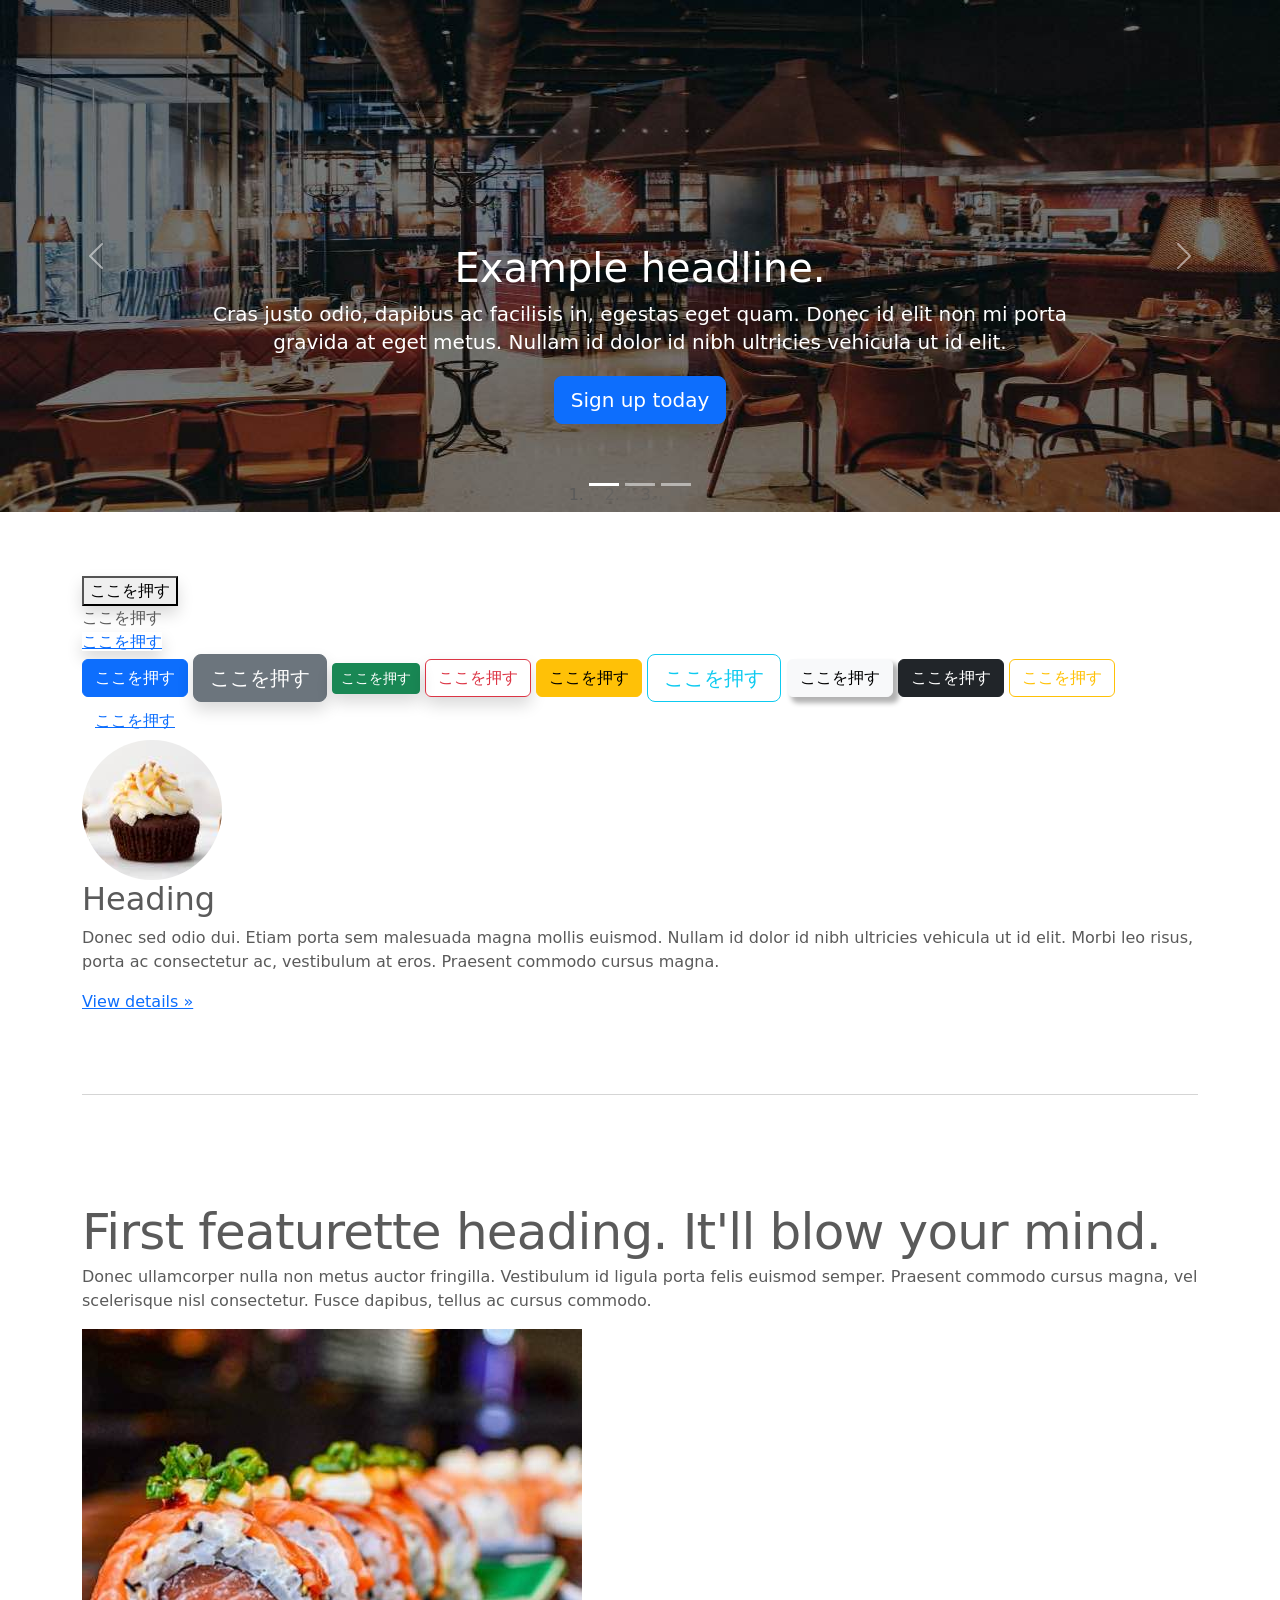
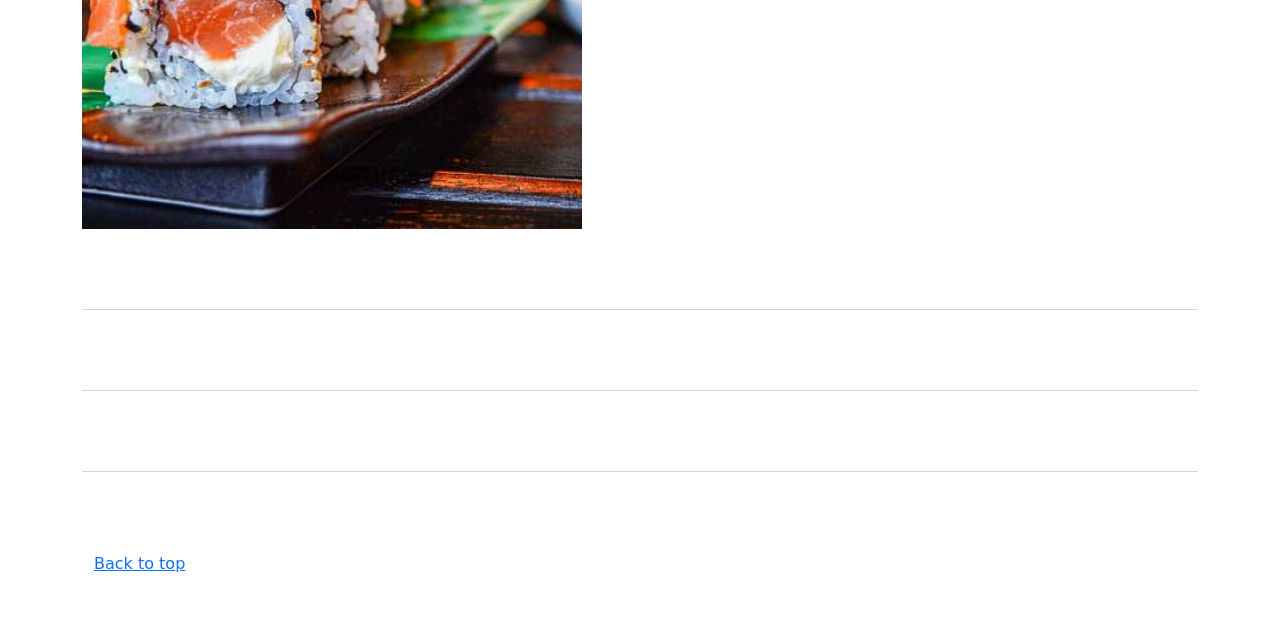
<file: kadai_004/index_for_student.html>
<!doctype html>
<html lang="en">
  <head>
    <meta charset="utf-8">
    <meta name="viewport" content="width=device-width, initial-scale=1">
    <meta name="description" content="">
    <meta name="author" content="Mark Otto, Jacob Thornton, and Bootstrap contributors">
    <meta name="generator" content="Hugo 0.79.0">
    <title>Carousel Template · Bootstrap v5.0</title>
    <link rel="canonical" href="https://getbootstrap.com/docs/5.0/examples/carousel/">
    <!-- ************************************************ bootstrap.min.cssの読み込み -->
   <link href="https://cdn.jsdelivr.net/npm/bootstrap@5.0.0-beta1/dist/css/bootstrap.min.css" rel="stylesheet" integrity="sha384-giJF6kkoqNQ00vy+HMDP7azOuL0xtbfIcaT9wjKHr8RbDVddVHyTfAAsrekwKmP1" crossorigin="anonymous">
   <!-- <link href="dist/css/bootstrap.min.css" rel="stylesheet"> -->
    <!-- ************************************************ carousel.cssの読み込み -->
    <link href="carousel.css" rel="stylesheet">
    <!-- ************************************************ bootstrap.bundle.min.jsの読み込み -->
   <script src="https://cdn.jsdelivr.net/npm/bootstrap@5.0.0-beta1/dist/js/bootstrap.bundle.min.js" integrity="sha384-ygbV9kiqUc6oa4msXn9868pTtWMgiQaeYH7/t7LECLbyPA2x65Kgf80OJFdroafW" crossorigin="anonymous" defer></script>
   <!-- <script src="dist/js/bootstrap.bundle.min.js" defer></script> -->
 
 <!-- 💡ここから追加：CSSファイルのキャッシュを無視して強制的に左右の枠を消します ダメだった-->
    <!-- <style>
      .carousel {
        width: 100vw !important;
        max-width: 100vw !important;
        margin-left: calc(50% - 50vw) !important;
        margin-right: calc(50% - 50vw) !important;
      }
      .carousel-item {
        background-color: transparent !important;
      }
      .carousel-item > img {
        width: 100% !important;
        height: 32rem !important;
        object-fit: cover !important;
      }
    </style>
  -->
  </head>
  <body>
    <main>
      <!-- ************************************************ カルーセル開始 -->
      <!-- フェードに切り替える -->
       <!-- <div id="myCarousel" class="carousel slide" data-bs-ride="carousel"> -->
       <div id="myCarousel" class="carousel slide carousel-fade" data-bs-ride="carousel">
        <ol class="carousel-indicators">
          <li data-bs-target="#myCarousel" data-bs-slide-to="0" class="active"></li>
          <li data-bs-target="#myCarousel" data-bs-slide-to="1"></li>
          <li data-bs-target="#myCarousel" data-bs-slide-to="2"></li>
        </ol>

        <div class="carousel-inner">
          <!-- カルーセル１枚目 -->
          <div class="carousel-item active">
            <img src="img/top_1.jpg" alt="サンプル画像1">
            <div class="carousel-caption">
              <h1>Example headline.</h1>
              <p>Cras justo odio, dapibus ac facilisis in, egestas eget quam. Donec id elit non mi porta gravida at eget metus. Nullam id dolor id nibh ultricies vehicula ut id elit.</p>
              <p><a class="btn btn-lg btn-primary" href="#" role="button">Sign up today</a></p>
            </div>
          </div>

          <!-- 画像２ -->
          <div class="carousel-item">
            <img src="img/top_2.jpg" alt="サンプル画像2">
            <div class="carousel-caption">
              <h1>Example headline.</h1>
              <p>Cras justo odio, dapibus ac facilisis in, egestas eget quam. Donec id elit non mi porta gravida at eget metus. Nullam id dolor id nibh ultricies vehicula ut id elit.</p>
              <p><a class="btn btn-lg btn-primary" href="#" role="button">Sign up today</a></p>
            </div>
          </div>

          <!-- 画像３ -->
          <div class="carousel-item">
            <img src="img/top_3.jpg" alt="サンプル画像3">
            <div class="carousel-caption">
              <h1>Example headline.</h1>
              <p>Cras justo odio, dapibus ac facilisis in, egestas eget quam. Donec id elit non mi porta gravida at eget metus. Nullam id dolor id nibh ultricies vehicula ut id elit.</p>
              <p><a class="btn btn-lg btn-primary" href="#" role="button">Sign up today</a></p>
            </div>
          </div>
        </div>
    
        <!-- 左右ボタン -->
        <button class="carousel-control-prev" type="button" data-bs-target="#myCarousel" data-bs-slide="prev">
          <span class="carousel-control-prev-icon" aria-hidden="true"></span>
          <span class="visually-hidden">Previous</span>
        </button>
        <!-- インディケーター -->
        <button class="carousel-control-next" type="button" data-bs-target="#myCarousel" data-bs-slide="next">
          <span class="carousel-control-next-icon" aria-hidden="true"></span>
          <span class="visually-hidden">Next</span>
        </button>
      </div>
      <!-- カールセル終了 -->

      <div class="container">

        <style>
        .button-test {
         ~~  省略 ~~
        }
        </style>

        <!-- buttonテスト -->
        <button class="btn-primary btn-lg shadow">ここを押す</button>
        <div class="button-test">ここを押す</div>

        <a href="" class="btn-info btn-sm shadow">ここを押す</a>

        <!-- ここから追加部分 -->
        <div>      
          <!-- 青・普通・影なし -->
          <button type="button" class="btn btn-primary">ここを押す</button>
          <!-- 灰色・大きい・影あり -->
          <button type="button" class="btn btn-secondary btn-lg shadow">ここを押す</button>
          <!-- 緑・小さい・影あり -->
          <button type="button" class="btn btn-success btn-sm shadow">ここを押す</button>
          <!-- 赤・普通・アウトライン・影あり -->
          <button type="button" class="btn btn-outline-danger shadow">ここを押す</button>
          <!-- 黄色・普通・影なし -->
          <button type="button" class="btn btn-warning">ここを押す</button>
          <!-- 水色・大きい・アウトライン・影なし -->
          <button type="button" class="btn btn-outline-info btn-lg">ここを押す</button>
          <!-- 白・普通・影あり -->
          <button type="button" class="btn btn-light" style="box-shadow: 5px 5px 5px 1px rgba(0,0,0,0.3);">ここを押す</button>
          <!-- 黒・普通・影なし -->
          <button type="button" class="btn btn-dark">ここを押す</button>
          <!-- 黄色・普通・アウトライン・影なし -->
          <button type="button" class="btn btn-outline-warning">ここを押す</button>
          <!-- 普通・リンク-->
          <button type="button" class="btn btn-link">ここを押す</button>
        </div>
        <!-- ここまで -->
    
      </div>

<!-- /======== 後略 ========/ -->


      <!-- ************************************************ カルーセル終了 -->
       <!-- 元に戻す -->
      <div class="container marketing">
      <div class="">
        <!-- <div class="row"> -->
        <div class="">
          <!-- <div class="col-lg-4"> -->
          <div class="">
            <img src="img/cake.jpg" class="rounded-circle" alt="サンプル画像2">
            <h2>Heading</h2>
            <p>Donec sed odio dui. Etiam porta sem malesuada magna mollis euismod. Nullam id dolor id nibh ultricies
              vehicula ut id elit. Morbi leo risus, porta ac consectetur ac, vestibulum at eros. Praesent commodo cursus
              magna.</p>
            <!-- <p><a class="btn btn-secondary" href="#" role="button">View details &raquo;</a></p> -->
            <p><a class="" href="#" role="button">View details &raquo;</a></p>
          </div>
        </div>
        <hr class="featurette-divider">
        <!-- <div class="row"> -->
        <div class="">
          <!-- <div class="col-md-7"> -->
          <div class="">
            <!-- <h2 class="featurette-heading">First featurette heading. <span class="text-muted">It'll blow your mind.</span> -->
            <h2 class="featurette-heading">First featurette heading. <span class="">It'll blow your mind.</span></h2>
            <!-- <p class="lead">Donec ullamcorper nulla non metus auctor fringilla. Vestibulum id ligula porta felis
              euismod
              semper. Praesent commodo cursus magna, vel scelerisque nisl consectetur. Fusce dapibus, tellus ac cursus
              commodo.</p> -->
            <p class="">
              Donec ullamcorper nulla non metus auctor fringilla. Vestibulum id ligula porta felis
              euismod
              semper. Praesent commodo cursus magna, vel scelerisque nisl consectetur. Fusce dapibus, tellus ac cursus
              commodo.
            </p>
          </div>
          <!-- <div class="col-md-5"> -->
          <div class="">
            <!-- <img src="img/sushi.jpg" class="img-fluid" alt=""> -->
            <img src="img/sushi.jpg" class="" alt="サンプル画像3">
          </div>
        </div>
        <hr class="featurette-divider">
        <!-- ここにもう一つ左右を反転させたものを作ります。 -->
        <hr class="featurette-divider">
        <!-- ここにもう一つ左右を反転させたものを作ります。 -->
        <hr class="featurette-divider">
        <footer class="container">
          <!-- <p class="float-end"><a href="#">Back to top</a></p> -->
          <p class=""><a href="#">Back to top</a></p>
        </footer>
      </div>
    </main>
  </body>

</html>
</file>
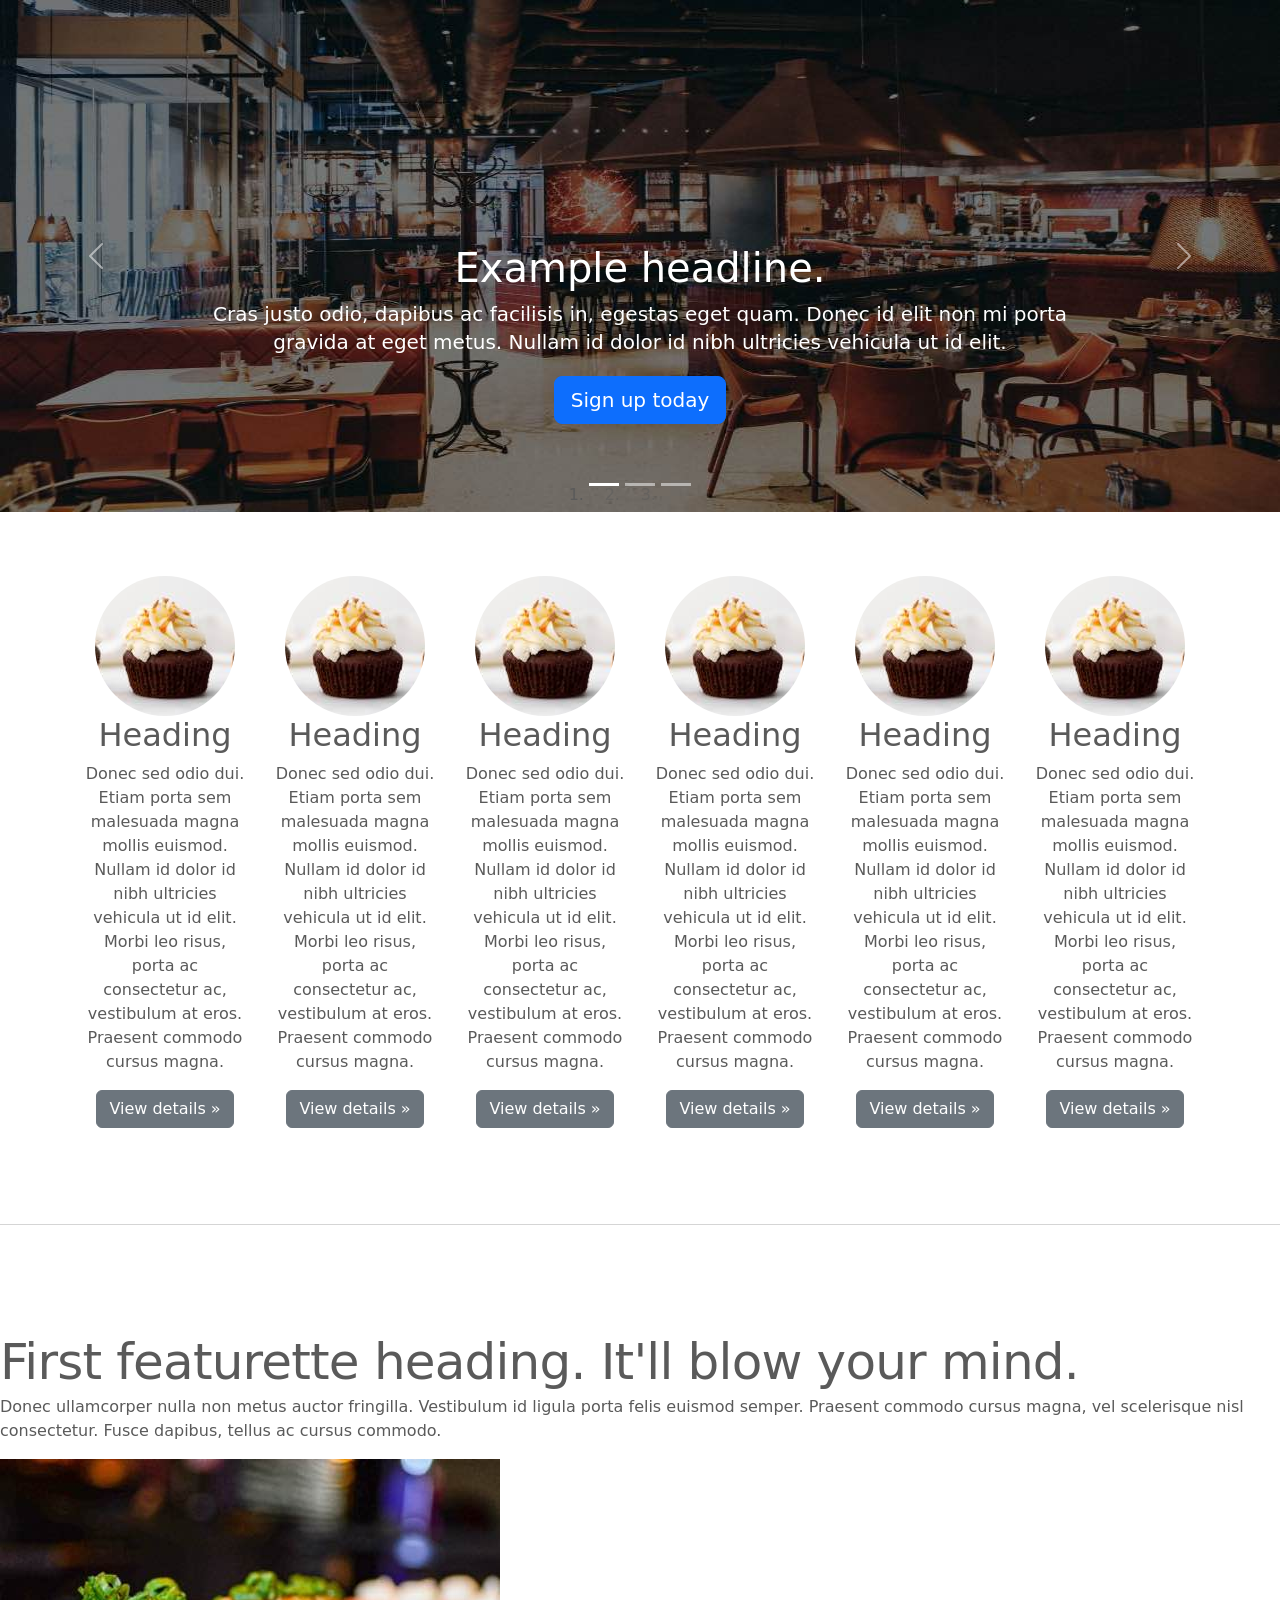
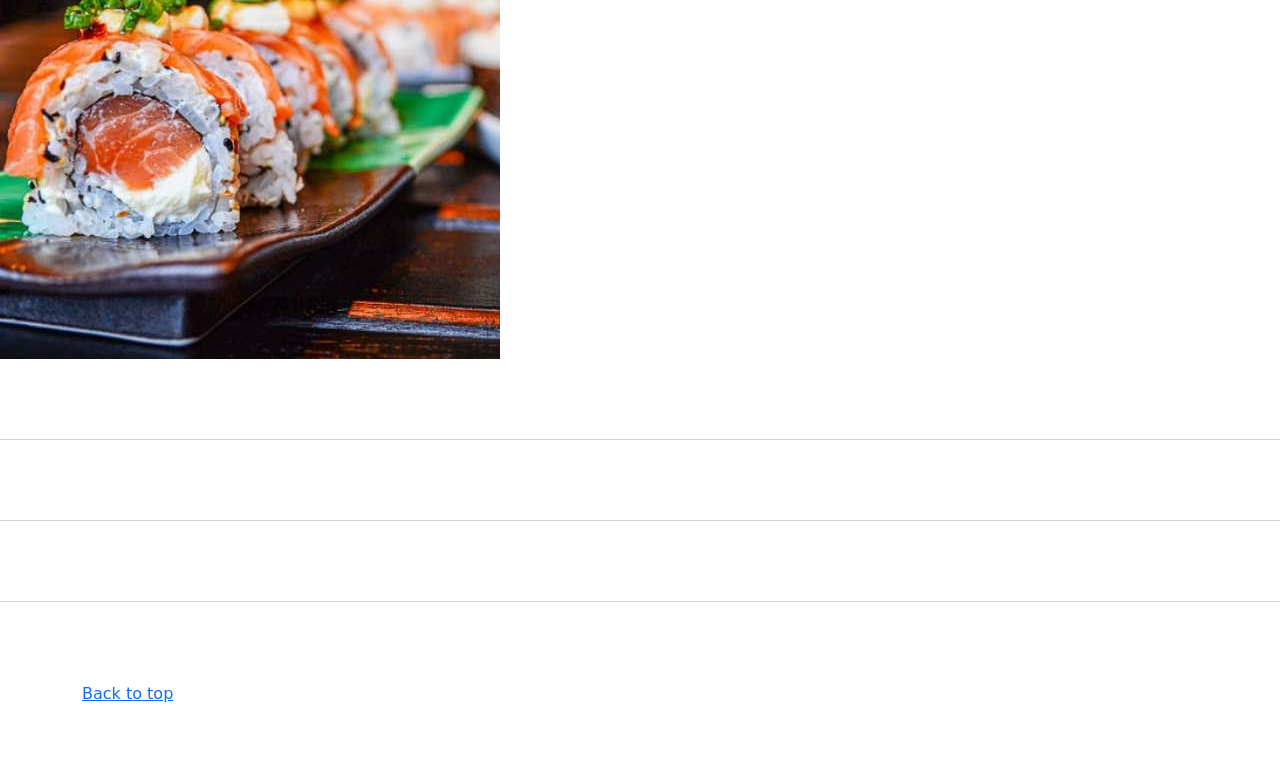
<file: kadai_005/index_for_student.html>
<!doctype html>
<html lang="en">
  <head>
    <meta charset="utf-8">
    <meta name="viewport" content="width=device-width, initial-scale=1">
    <meta name="description" content="">
    <meta name="author" content="Mark Otto, Jacob Thornton, and Bootstrap contributors">
    <meta name="generator" content="Hugo 0.79.0">
    <title>Carousel Template · Bootstrap v5.0</title>
    <link rel="canonical" href="https://getbootstrap.com/docs/5.0/examples/carousel/">
    <!-- ************************************************ bootstrap.min.cssの読み込み -->
   <link href="https://cdn.jsdelivr.net/npm/bootstrap@5.0.0-beta1/dist/css/bootstrap.min.css" rel="stylesheet" integrity="sha384-giJF6kkoqNQ00vy+HMDP7azOuL0xtbfIcaT9wjKHr8RbDVddVHyTfAAsrekwKmP1" crossorigin="anonymous">
   <!-- <link href="dist/css/bootstrap.min.css" rel="stylesheet"> -->
    <!-- ************************************************ carousel.cssの読み込み -->
    <link href="carousel.css" rel="stylesheet">
    <!-- ************************************************ bootstrap.bundle.min.jsの読み込み -->
   <script src="https://cdn.jsdelivr.net/npm/bootstrap@5.0.0-beta1/dist/js/bootstrap.bundle.min.js" integrity="sha384-ygbV9kiqUc6oa4msXn9868pTtWMgiQaeYH7/t7LECLbyPA2x65Kgf80OJFdroafW" crossorigin="anonymous" defer></script>
   <!-- <script src="dist/js/bootstrap.bundle.min.js" defer></script> -->
 
 <!-- 💡ここから追加：CSSファイルのキャッシュを無視して強制的に左右の枠を消します ダメだった-->
    <!-- <style>
      .carousel {
        width: 100vw !important;
        max-width: 100vw !important;
        margin-left: calc(50% - 50vw) !important;
        margin-right: calc(50% - 50vw) !important;
      }
      .carousel-item {
        background-color: transparent !important;
      }
      .carousel-item > img {
        width: 100% !important;
        height: 32rem !important;
        object-fit: cover !important;
      }
    </style>
  -->
  </head>
  <body>
    <main>
      <!-- ************************************************ カルーセル開始 -->
      <!-- フェードに切り替える -->
       <!-- <div id="myCarousel" class="carousel slide" data-bs-ride="carousel"> -->
       <div id="myCarousel" class="carousel slide carousel-fade" data-bs-ride="carousel">
        <ol class="carousel-indicators">
          <li data-bs-target="#myCarousel" data-bs-slide-to="0" class="active"></li>
          <li data-bs-target="#myCarousel" data-bs-slide-to="1"></li>
          <li data-bs-target="#myCarousel" data-bs-slide-to="2"></li>
        </ol>

        <div class="carousel-inner">
          <!-- カルーセル１枚目 -->
          <div class="carousel-item active">
            <img src="img/top_1.jpg" alt="サンプル画像1">
            <div class="carousel-caption">
              <h1>Example headline.</h1>
              <p>Cras justo odio, dapibus ac facilisis in, egestas eget quam. Donec id elit non mi porta gravida at eget metus. Nullam id dolor id nibh ultricies vehicula ut id elit.</p>
              <p><a class="btn btn-lg btn-primary" href="#" role="button">Sign up today</a></p>
            </div>
          </div>

          <!-- 画像２ -->
          <div class="carousel-item">
            <img src="img/top_2.jpg" alt="サンプル画像2">
            <div class="carousel-caption">
              <h1>Example headline.</h1>
              <p>Cras justo odio, dapibus ac facilisis in, egestas eget quam. Donec id elit non mi porta gravida at eget metus. Nullam id dolor id nibh ultricies vehicula ut id elit.</p>
              <p><a class="btn btn-lg btn-primary" href="#" role="button">Sign up today</a></p>
            </div>
          </div>

          <!-- 画像３ -->
          <div class="carousel-item">
            <img src="img/top_3.jpg" alt="サンプル画像3">
            <div class="carousel-caption">
              <h1>Example headline.</h1>
              <p>Cras justo odio, dapibus ac facilisis in, egestas eget quam. Donec id elit non mi porta gravida at eget metus. Nullam id dolor id nibh ultricies vehicula ut id elit.</p>
              <p><a class="btn btn-lg btn-primary" href="#" role="button">Sign up today</a></p>
            </div>
          </div>
        </div>
    
        <!-- 左右ボタン -->
        <button class="carousel-control-prev" type="button" data-bs-target="#myCarousel" data-bs-slide="prev">
          <span class="carousel-control-prev-icon" aria-hidden="true"></span>
          <span class="visually-hidden">Previous</span>
        </button>
        <!-- インディケーター -->
        <button class="carousel-control-next" type="button" data-bs-target="#myCarousel" data-bs-slide="next">
          <span class="carousel-control-next-icon" aria-hidden="true"></span>
          <span class="visually-hidden">Next</span>
        </button>
      </div>
      <!-- カールセル終了 -->
<!-- ************************************************ カルーセル終了 -->

      <!-- <<div class="container"> -->

        <!-- buttonテスト -->
        <!-- <button class="btn-primary btn-lg shadow">ここを押す</button> -->
        <!-- <div class="button-test">ここを押す</div> -->

        <!-- <a href="" class="btn-info btn-sm shadow">ここを押す</a> -->

        <!-- ここから追加部分 -->
        <!-- <div>       -->
          <!-- 青・普通・影なし -->
          <!-- <button type="button" class="btn btn-primary">ここを押す</button> -->
          <!-- 灰色・大きい・影あり -->
          <!-- <button type="button" class="btn btn-secondary btn-lg shadow">ここを押す</button> -->
          <!-- 緑・小さい・影あり -->
          <!-- <button type="button" class="btn btn-success btn-sm shadow">ここを押す</button> -->
          <!-- 赤・普通・アウトライン・影あり -->
          <!-- <button type="button" class="btn btn-outline-danger shadow">ここを押す</button> -->
          <!-- 黄色・普通・影なし -->
          <!-- <button type="button" class="btn btn-warning">ここを押す</button> -->
          <!-- 水色・大きい・アウトライン・影なし -->
          <!-- <button type="button" class="btn btn-outline-info btn-lg">ここを押す</button> -->
          <!-- 白・普通・影あり -->
          <!-- <button type="button" class="btn btn-light" style="box-shadow: 5px 5px 5px 1px rgba(0,0,0,0.3);">ここを押す</button> -->
          <!-- 黒・普通・影なし -->
          <!-- <button type="button" class="btn btn-dark">ここを押す</button> -->
          <!-- 黄色・普通・アウトライン・影なし -->
          <!-- <button type="button" class="btn btn-outline-warning">ここを押す</button> -->
          <!-- 普通・リンク-->
          <!-- <button type="button" class="btn btn-link">ここを押す</button> -->
        <!-- </div>  -->
        <!-- ここまで -->
    
      <!-- </div> -->
    <div class="container">
      <div class="row">

     <!-- 通常のサイズ（mediumサイズ）の場合は6列、スマートフォンサイズの場合(Extra Smallサイズ)は2列 -->
        <!-- 1つ目 -->
        <div class="col-md-2 col-6 text-center">
          <img src="img/cake.jpg" class="rounded-circle img-fluid" alt="サンプル画像2">
          <h2>Heading</h2>
          <p>
            Donec sed odio dui. Etiam porta sem malesuada magna mollis
            euismod. Nullam id dolor id nibh ultricies vehicula ut id elit.
            Morbi leo risus, porta ac consectetur ac, vestibulum at eros.
            Praesent commodo cursus magna.
          </p>
         <p><a class="btn btn-secondary" href="#" role="button">View details &raquo;</a></p>
        </div>

        <!-- 2つ目 -->
        <div class="col-md-2 col-6 text-center">
         <img src="img/cake.jpg" class="rounded-circle img-fluid" alt="サンプル画像2">
         <h2>Heading</h2>
         <p>
            Donec sed odio dui. Etiam porta sem malesuada magna mollis
            euismod. Nullam id dolor id nibh ultricies vehicula ut id elit.
            Morbi leo risus, porta ac consectetur ac, vestibulum at eros.
            Praesent commodo cursus magna.
         </p>
         <p><a class="btn btn-secondary" href="#" role="button">View details &raquo;</a></p>
        </div>

        <!-- 3つ目 -->
        <div class="col-md-2 col-6 text-center">
          <img src="img/cake.jpg" class="rounded-circle img-fluid" alt="サンプル画像2">
          <h2>Heading</h2>
          <p>
            Donec sed odio dui. Etiam porta sem malesuada magna mollis
            euismod. Nullam id dolor id nibh ultricies vehicula ut id elit.
            Morbi leo risus, porta ac consectetur ac, vestibulum at eros.
            Praesent commodo cursus magna.
          </p>
          <p><a class="btn btn-secondary" href="#" role="button">View details &raquo;</a></p>
        </div>

        <!-- 4つ目 -->
        <div class="col-md-2 col-6 text-center">
          <img src="img/cake.jpg" class="rounded-circle img-fluid" alt="サンプル画像2">
          <h2>Heading</h2>
          <p>
            Donec sed odio dui. Etiam porta sem malesuada magna mollis
            euismod. Nullam id dolor id nibh ultricies vehicula ut id elit.
            Morbi leo risus, porta ac consectetur ac, vestibulum at eros.
            Praesent commodo cursus magna.
          </p>
          <p><a class="btn btn-secondary" href="#" role="button">View details &raquo;</a></p>
        </div>

        <!-- 5つ目 -->
        <div class="col-md-2 col-6 text-center">
          <img src="img/cake.jpg" class="rounded-circle img-fluid" alt="サンプル画像2">
          <h2>Heading</h2>
          <p>
            Donec sed odio dui. Etiam porta sem malesuada magna mollis
            euismod. Nullam id dolor id nibh ultricies vehicula ut id elit.
            Morbi leo risus, porta ac consectetur ac, vestibulum at eros.
            Praesent commodo cursus magna.
          </p>
          <p><a class="btn btn-secondary" href="#" role="button">View details &raquo;</a></p>
        </div>

        <!-- 6つ目 -->
        <div class="col-md-2 col-6 text-center">
          <img src="img/cake.jpg" class="rounded-circle img-fluid" alt="サンプル画像2">
          <h2>Heading</h2>
          <p>
            Donec sed odio dui. Etiam porta sem malesuada magna mollis
            euismod. Nullam id dolor id nibh ultricies vehicula ut id elit.
            Morbi leo risus, porta ac consectetur ac, vestibulum at eros.
            Praesent commodo cursus magna.
          </p>
          <p><a class="btn btn-secondary" href="#" role="button">View details &raquo;</a></p>
        </div>

      </div>
    </div>
      
       <!-- 元に戻す -->
      <!-- <div class="container marketing"> -->
      <!-- <div class=""> -->
        <!-- <div class="row"> -->
        <!-- <div class=""> -->
          <!-- <div class="col-lg-4"> -->
          <!-- <div class=""> -->
            <!-- <img src="img/cake.jpg" class="rounded-circle" alt="サンプル画像2"> -->
            <!-- <h2>Heading</h2> -->
            <!-- <p>Donec sed odio dui. Etiam porta sem malesuada magna mollis euismod. Nullam id dolor id nibh ultricies -->
              <!-- vehicula ut id elit. Morbi leo risus, porta ac consectetur ac, vestibulum at eros. Praesent commodo cursus -->
              <!-- magna.</p> -->
            <!-- <p><a class="btn btn-secondary" href="#" role="button">View details &raquo;</a></p> -->
            <!-- <p><a class="" href="#" role="button">View details &raquo;</a></p> -->
          <!-- </div> -->
        <!-- </div> -->

        <hr class="featurette-divider">
        <!-- <div class="row"> -->
        <div class="">
          <!-- <div class="col-md-7"> -->
          <div class="">
            <!-- <h2 class="featurette-heading">First featurette heading. <span class="text-muted">It'll blow your mind.</span> -->
            <h2 class="featurette-heading">First featurette heading. <span class="">It'll blow your mind.</span></h2>
            <!-- <p class="lead">Donec ullamcorper nulla non metus auctor fringilla. Vestibulum id ligula porta felis
              euismod
              semper. Praesent commodo cursus magna, vel scelerisque nisl consectetur. Fusce dapibus, tellus ac cursus
              commodo.</p> -->
            <p class="">
              Donec ullamcorper nulla non metus auctor fringilla. Vestibulum id ligula porta felis
              euismod
              semper. Praesent commodo cursus magna, vel scelerisque nisl consectetur. Fusce dapibus, tellus ac cursus
              commodo.
            </p>
          </div>
          <!-- <div class="col-md-5"> -->
          <div class="">
            <!-- <img src="img/sushi.jpg" class="img-fluid" alt=""> -->
            <img src="img/sushi.jpg" class="" alt="サンプル画像3">
          </div>
        </div>
        <hr class="featurette-divider">
        <!-- ここにもう一つ左右を反転させたものを作ります。 -->
        <hr class="featurette-divider">
        <!-- ここにもう一つ左右を反転させたものを作ります。 -->
        <hr class="featurette-divider">
        <footer class="container">
          <!-- <p class="float-end"><a href="#">Back to top</a></p> -->
          <p class=""><a href="#">Back to top</a></p>
        </footer>
      </div>
    </main>
  </body>

</html>
</file>
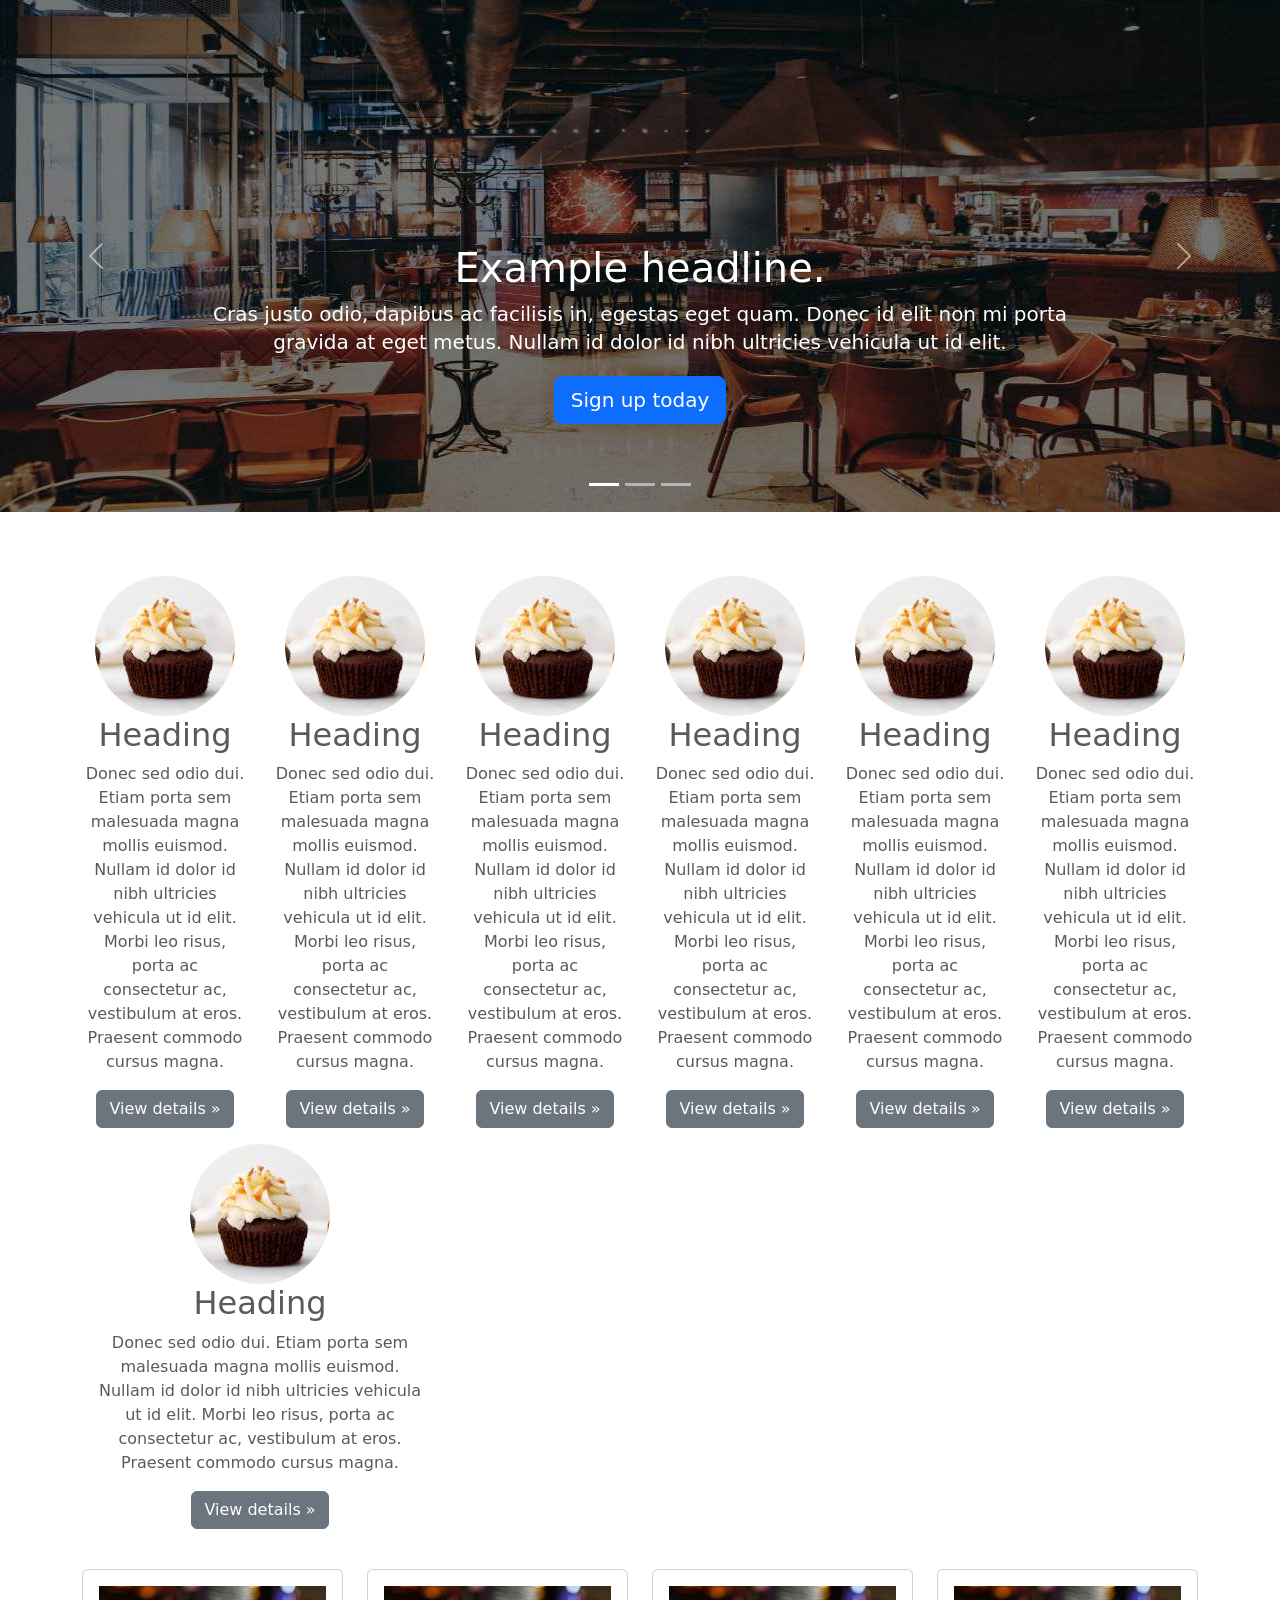
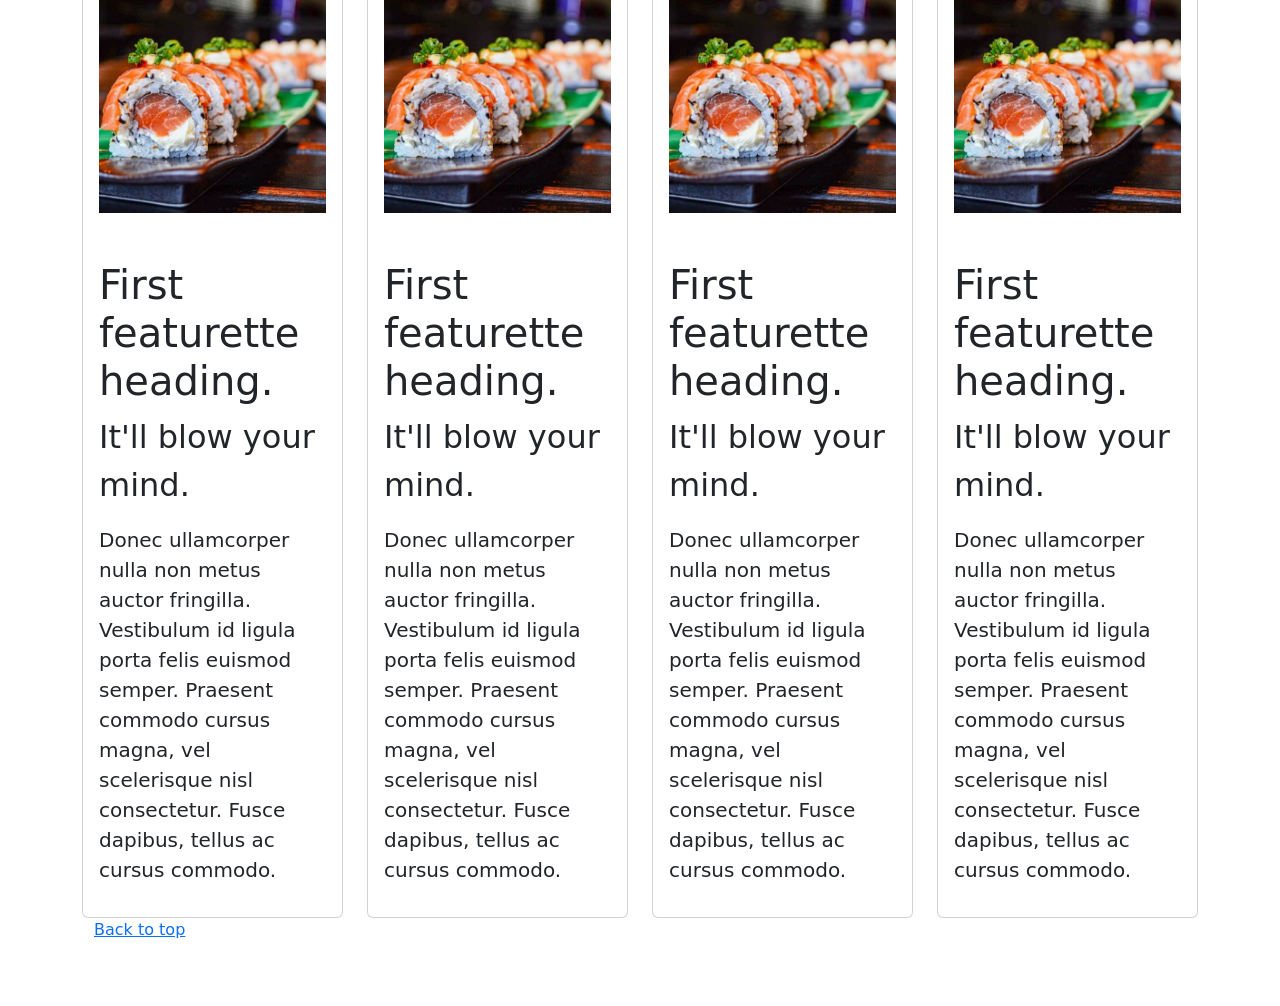
<file: kadai_006/index_for_student.html>
<!doctype html>
<html lang="en">
  <head>
    <meta charset="utf-8">
    <meta name="viewport" content="width=device-width, initial-scale=1">
    <meta name="description" content="">
    <meta name="author" content="Mark Otto, Jacob Thornton, and Bootstrap contributors">
    <meta name="generator" content="Hugo 0.79.0">
    <title>Carousel Template · Bootstrap v5.0</title>
    <link rel="canonical" href="https://getbootstrap.com/docs/5.0/examples/carousel/">
    <!-- ************************************************ bootstrap.min.cssの読み込み -->
   <link href="https://cdn.jsdelivr.net/npm/bootstrap@5.0.0-beta1/dist/css/bootstrap.min.css" rel="stylesheet" integrity="sha384-giJF6kkoqNQ00vy+HMDP7azOuL0xtbfIcaT9wjKHr8RbDVddVHyTfAAsrekwKmP1" crossorigin="anonymous">
   <!-- <link href="dist/css/bootstrap.min.css" rel="stylesheet"> -->
    <!-- ************************************************ carousel.cssの読み込み -->
    <link href="carousel.css" rel="stylesheet">
    <!-- ************************************************ bootstrap.bundle.min.jsの読み込み -->
   <script src="https://cdn.jsdelivr.net/npm/bootstrap@5.0.0-beta1/dist/js/bootstrap.bundle.min.js" integrity="sha384-ygbV9kiqUc6oa4msXn9868pTtWMgiQaeYH7/t7LECLbyPA2x65Kgf80OJFdroafW" crossorigin="anonymous" defer></script>
   <!-- <script src="dist/js/bootstrap.bundle.min.js" defer></script> -->
 
 <!-- 💡ここから追加：CSSファイルのキャッシュを無視して強制的に左右の枠を消します ダメだった-->
    <!-- <style>
      .carousel {
        width: 100vw !important;
        max-width: 100vw !important;
        margin-left: calc(50% - 50vw) !important;
        margin-right: calc(50% - 50vw) !important;
      }
      .carousel-item {
        background-color: transparent !important;
      }
      .carousel-item > img {
        width: 100% !important;
        height: 32rem !important;
        object-fit: cover !important;
      }
    </style>
  -->
  </head>
  <body>
    <main>
      <!-- ************************************************ カルーセル開始 -->
      <!-- フェードに切り替える -->
       <!-- <div id="myCarousel" class="carousel slide" data-bs-ride="carousel"> -->
       <div id="myCarousel" class="carousel slide carousel-fade" data-bs-ride="carousel">
        <ol class="carousel-indicators">
          <li data-bs-target="#myCarousel" data-bs-slide-to="0" class="active"></li>
          <li data-bs-target="#myCarousel" data-bs-slide-to="1"></li>
          <li data-bs-target="#myCarousel" data-bs-slide-to="2"></li>
        </ol>

        <div class="carousel-inner">
          <!-- カルーセル１枚目 -->
          <div class="carousel-item active">
            <img src="img/top_1.jpg" alt="サンプル画像1">
            <div class="carousel-caption">
              <h1>Example headline.</h1>
              <p>Cras justo odio, dapibus ac facilisis in, egestas eget quam. Donec id elit non mi porta gravida at eget metus. Nullam id dolor id nibh ultricies vehicula ut id elit.</p>
              <p><a class="btn btn-lg btn-primary" href="#" role="button">Sign up today</a></p>
            </div>
          </div>

          <!-- 画像２ -->
          <div class="carousel-item">
            <img src="img/top_2.jpg" alt="サンプル画像2">
            <div class="carousel-caption">
              <h1>Example headline.</h1>
              <p>Cras justo odio, dapibus ac facilisis in, egestas eget quam. Donec id elit non mi porta gravida at eget metus. Nullam id dolor id nibh ultricies vehicula ut id elit.</p>
              <p><a class="btn btn-lg btn-primary" href="#" role="button">Sign up today</a></p>
            </div>
          </div>

          <!-- 画像３ -->
          <div class="carousel-item">
            <img src="img/top_3.jpg" alt="サンプル画像3">
            <div class="carousel-caption">
              <h1>Example headline.</h1>
              <p>Cras justo odio, dapibus ac facilisis in, egestas eget quam. Donec id elit non mi porta gravida at eget metus. Nullam id dolor id nibh ultricies vehicula ut id elit.</p>
              <p><a class="btn btn-lg btn-primary" href="#" role="button">Sign up today</a></p>
            </div>
          </div>
        </div>
    
        <!-- 左右ボタン -->
        <button class="carousel-control-prev" type="button" data-bs-target="#myCarousel" data-bs-slide="prev">
          <span class="carousel-control-prev-icon" aria-hidden="true"></span>
          <span class="visually-hidden">Previous</span>
        </button>
        <!-- インディケーター -->
        <button class="carousel-control-next" type="button" data-bs-target="#myCarousel" data-bs-slide="next">
          <span class="carousel-control-next-icon" aria-hidden="true"></span>
          <span class="visually-hidden">Next</span>
        </button>
      </div>
      <!-- カールセル終了 -->
<!-- ************************************************ カルーセル終了 -->

      <!-- <<div class="container"> -->

        <!-- buttonテスト -->
        <!-- <button class="btn-primary btn-lg shadow">ここを押す</button> -->
        <!-- <div class="button-test">ここを押す</div> -->

        <!-- <a href="" class="btn-info btn-sm shadow">ここを押す</a> -->

        <!-- ここから追加部分 -->
        <!-- <div>       -->
          <!-- 青・普通・影なし -->
          <!-- <button type="button" class="btn btn-primary">ここを押す</button> -->
          <!-- 灰色・大きい・影あり -->
          <!-- <button type="button" class="btn btn-secondary btn-lg shadow">ここを押す</button> -->
          <!-- 緑・小さい・影あり -->
          <!-- <button type="button" class="btn btn-success btn-sm shadow">ここを押す</button> -->
          <!-- 赤・普通・アウトライン・影あり -->
          <!-- <button type="button" class="btn btn-outline-danger shadow">ここを押す</button> -->
          <!-- 黄色・普通・影なし -->
          <!-- <button type="button" class="btn btn-warning">ここを押す</button> -->
          <!-- 水色・大きい・アウトライン・影なし -->
          <!-- <button type="button" class="btn btn-outline-info btn-lg">ここを押す</button> -->
          <!-- 白・普通・影あり -->
          <!-- <button type="button" class="btn btn-light" style="box-shadow: 5px 5px 5px 1px rgba(0,0,0,0.3);">ここを押す</button> -->
          <!-- 黒・普通・影なし -->
          <!-- <button type="button" class="btn btn-dark">ここを押す</button> -->
          <!-- 黄色・普通・アウトライン・影なし -->
          <!-- <button type="button" class="btn btn-outline-warning">ここを押す</button> -->
          <!-- 普通・リンク-->
          <!-- <button type="button" class="btn btn-link">ここを押す</button> -->
        <!-- </div>  -->
        <!-- ここまで -->
    
      <!-- </div> -->
    <div class="container">
      <div class="row">

     <!-- 通常のサイズ（mediumサイズ）の場合は6列、スマートフォンサイズの場合(Extra Smallサイズ)は2列 -->
        <!-- 1つ目 -->
        <div class="col-md-2 col-6 text-center">
          <img src="img/cake.jpg" class="rounded-circle img-fluid" alt="サンプル画像2">
          <h2>Heading</h2>
          <p>
            Donec sed odio dui. Etiam porta sem malesuada magna mollis
            euismod. Nullam id dolor id nibh ultricies vehicula ut id elit.
            Morbi leo risus, porta ac consectetur ac, vestibulum at eros.
            Praesent commodo cursus magna.
          </p>
         <p><a class="btn btn-secondary" href="#" role="button">View details &raquo;</a></p>
        </div>

        <!-- 2つ目 -->
        <div class="col-md-2 col-6 text-center">
         <img src="img/cake.jpg" class="rounded-circle img-fluid" alt="サンプル画像2">
         <h2>Heading</h2>
         <p>
            Donec sed odio dui. Etiam porta sem malesuada magna mollis
            euismod. Nullam id dolor id nibh ultricies vehicula ut id elit.
            Morbi leo risus, porta ac consectetur ac, vestibulum at eros.
            Praesent commodo cursus magna.
         </p>
         <p><a class="btn btn-secondary" href="#" role="button">View details &raquo;</a></p>
        </div>

        <!-- 3つ目 -->
        <div class="col-md-2 col-6 text-center">
          <img src="img/cake.jpg" class="rounded-circle img-fluid" alt="サンプル画像2">
          <h2>Heading</h2>
          <p>
            Donec sed odio dui. Etiam porta sem malesuada magna mollis
            euismod. Nullam id dolor id nibh ultricies vehicula ut id elit.
            Morbi leo risus, porta ac consectetur ac, vestibulum at eros.
            Praesent commodo cursus magna.
          </p>
          <p><a class="btn btn-secondary" href="#" role="button">View details &raquo;</a></p>
        </div>

        <!-- 4つ目 -->
        <div class="col-md-2 col-6 text-center">
          <img src="img/cake.jpg" class="rounded-circle img-fluid" alt="サンプル画像2">
          <h2>Heading</h2>
          <p>
            Donec sed odio dui. Etiam porta sem malesuada magna mollis
            euismod. Nullam id dolor id nibh ultricies vehicula ut id elit.
            Morbi leo risus, porta ac consectetur ac, vestibulum at eros.
            Praesent commodo cursus magna.
          </p>
          <p><a class="btn btn-secondary" href="#" role="button">View details &raquo;</a></p>
        </div>

        <!-- 5つ目 -->
        <div class="col-md-2 col-6 text-center">
          <img src="img/cake.jpg" class="rounded-circle img-fluid" alt="サンプル画像2">
          <h2>Heading</h2>
          <p>
            Donec sed odio dui. Etiam porta sem malesuada magna mollis
            euismod. Nullam id dolor id nibh ultricies vehicula ut id elit.
            Morbi leo risus, porta ac consectetur ac, vestibulum at eros.
            Praesent commodo cursus magna.
          </p>
          <p><a class="btn btn-secondary" href="#" role="button">View details &raquo;</a></p>
        </div>

        <!-- 6つ目 -->
        <div class="col-md-2 col-6 text-center">
          <img src="img/cake.jpg" class="rounded-circle img-fluid" alt="サンプル画像2">
          <h2>Heading</h2>
          <p>
            Donec sed odio dui. Etiam porta sem malesuada magna mollis
            euismod. Nullam id dolor id nibh ultricies vehicula ut id elit.
            Morbi leo risus, porta ac consectetur ac, vestibulum at eros.
            Praesent commodo cursus magna.
          </p>
          <p><a class="btn btn-secondary" href="#" role="button">View details &raquo;</a></p>
        </div>

      </div>
    </div>
      
    <div class="container marketing">
      <div class="row">
        <div class="col-lg-4">
          <img src="img/cake.jpg" class="rounded-circle" alt="サンプル画像2">
          <h2>Heading</h2>
          <p>Donec sed odio dui. Etiam porta sem malesuada magna mollis euismod. Nullam id dolor id nibh ultricies
             vehicula ut id elit. Morbi leo risus, porta ac consectetur ac, vestibulum at eros. Praesent commodo cursus
             magna.</p>
          <p><a class="btn btn-secondary" href="#" role="button">View details &raquo;</a></p>
        </div>
      </div>


  <!-- お寿司部分開始 -->
  <!-- カードデザインに変更する -->
  <!-- row-cols-1 (基本の列数: 1列)、row-cols-md-4 (中画面以上の列数: 4列) -->
  <div class="row row-cols-1 row-cols-md-4 g-4">
    <!-- 1/4個 -->
    <div class="col">
      <!-- row-cols-md-4 (中画面以上の列数: 4列)、p-3 (内側の余白) -->
      <div class="card h-100 p-3">
        <img src="img/sushi.jpg" class="img-fluid" alt="サンプル画像3" />
           <h2 class="fs-1 mt-5">First featurette heading. </h2>
           <p class="fs-2">It'll blow your mind.</p>
           <p class=lead>
             Donec ullamcorper nulla non metus auctor fringilla. Vestibulum id ligula porta felis
             euismod
             semper. Praesent commodo cursus magna, vel scelerisque nisl consectetur. Fusce dapibus, tellus ac cursus
             commodo.
           </p>
      </div>
    </div>
    <!-- 2/4個 -->
    <div class="col">
      <!-- row-cols-md-4 (中画面以上の列数: 4列)、p-3 (内側の余白) -->
      <div class="card h-100 p-3">
        <img src="img/sushi.jpg" class="img-fluid" alt="サンプル画像3" />
           <h2 class="fs-1 mt-5">First featurette heading. </h2>
           <p class="fs-2">It'll blow your mind.</p>
           <p class=lead>
             Donec ullamcorper nulla non metus auctor fringilla. Vestibulum id ligula porta felis
             euismod
             semper. Praesent commodo cursus magna, vel scelerisque nisl consectetur. Fusce dapibus, tellus ac cursus
             commodo.
           </p>
      </div>
    </div>
  
    <!-- 3/4個 -->
    <div class="col">
      <!-- row-cols-md-4 (中画面以上の列数: 4列)、p-3 (内側の余白) -->
      <div class="card h-100 p-3">
        <img src="img/sushi.jpg" class="img-fluid" alt="サンプル画像3" />
           <h2 class="fs-1 mt-5">First featurette heading. </h2>
           <p class="fs-2">It'll blow your mind.</p>
           <p class=lead>
             Donec ullamcorper nulla non metus auctor fringilla. Vestibulum id ligula porta felis
             euismod
             semper. Praesent commodo cursus magna, vel scelerisque nisl consectetur. Fusce dapibus, tellus ac cursus
             commodo.
           </p>
      </div>
    </div>
  
    <!-- 4/4個 -->
    <div class="col">
      <!-- row-cols-md-4 (中画面以上の列数: 4列)、p-3 (内側の余白) -->
      <div class="card h-100 p-3">
        <img src="img/sushi.jpg" class="img-fluid" alt="サンプル画像3" />
           <h2 class="fs-1 mt-5">First featurette heading. </h2>
           <p class="fs-2">It'll blow your mind.</p>
           <p class=lead>
             Donec ullamcorper nulla non metus auctor fringilla. Vestibulum id ligula porta felis
             euismod
             semper. Praesent commodo cursus magna, vel scelerisque nisl consectetur. Fusce dapibus, tellus ac cursus
             commodo.
           </p>
      </div>
    </div>
 
  </div>

<!-- お寿司部分終了 -->


        <footer class="container">
          <!-- <p class="float-end"><a href="#">Back to top</a></p> -->
          <p class=""><a href="#">Back to top</a></p>
        </footer>
      </div>
    </main>
  </body>

</html>
</file>
<file: stylesheet/style.css>
/* ----------------------------------------------- 共通 */
html,
body {
  overflow-x: hidden;
}

body {
  color: #000000;
  font-family: 'Noto Sans JP', sans-serif;
  padding-bottom: 0;
}

p {
  line-height: 2.0em;
  font-weight: 100;
  font-style: normal;
  font-size: 14px;
}

.section_title {
  font-size: 36px;
  font-weight: 600;
}

.section_title::after {
  display: block;
  font-size: 14px;
  font-weight: 400;
  padding: 16px 0 16px;
  width: 100px;
  border-bottom: solid 1px #000000;
}

/* ----------------------------------------------- ナビゲーションバー */
.navbar_brand_logo {
  width: 32px;
  height: 32px;
  display: inline-block;
  margin-right: 15px;
}

.my_navbar_brand,
.my_nav_link {
  font-size: 16px;
  font-family: 'Lora', serif;
  color: #000000 !important;
}

.navbar-toggler {
  padding: 0 !important;
  border: none;
}

#hamburger_btn_check:checked~.hamburger_btn .btn_close {
  display: block;
}

#hamburger_btn_check:checked~.hamburger_btn .btn_open {
  display: none;
}

.btn_close {
  display: none;
}

#hamburger_btn_check {
  display: none;
}

/* ----------------------------------------------- カルーセル */
.my_carousel_caption {
  font-size: 52px;
  padding-top: 1.25rem;
  padding-bottom: 1.25rem;
  color: #fff;
  text-align: center;
  font-family: 'Lora', serif;
  line-height: 1.5em;
}

.my_carousel_caption::before {
  content: url(../img/logoSymbol_White.png);
  display: block;
}

@media screen and (max-width:375px) {
  .my_carousel_caption {
    font-size: 27px;
  }
}

.carousel-item {
  height: 32rem;
}

.carousel-item>img {
  position: absolute;
  top: 0;
  left: 0;
  min-width: 100%;
  height: 32rem;
}

/* ----------------------------------------------- アバウト */
.about::after {
  content: "私たちについて"
}

.about_us_bg {
  background-color: #FFE6A5;
}

/* ----------------------------------------------- ギャラリー */
.gallery::after {
  content: "ギャラリー";
  margin: 0 auto 0;
}

/* ----------------------------------------------- メニュー */
.menu::after {
  content: "メニュー";
  margin: 0 auto 0;
}

.menu_title {
  font-size: 18px;
  font-weight: 600;
  font-style: normal;
}

.menu_price {
  font-size: 20px;
  font-weight: 400;
  font-family: 'Lora', serif;
}


/* ----------------------------------------------- レビュー */
.review_wrapper {
  background-image: url(../img/background-reviews.jpg);
  background-repeat: no-repeat;
  background-size: cover;
}

.review::after {
  content: "お客様の声";
  margin: 0 auto 0;
  border-bottom: solid 1px #FFFFFF;
}

.h_420 {
  height: 420px;
  position: relative;
}

.reviewer_img {
  width: 48px;
  height: 48px;
  border-radius: 50%;
  margin-right: 16px;
}

.star_img {
  width: 25px;
  height: 25px;
}

.fix_bottom {
  position: absolute;
  width: 80px;
  height: 44px;
  left: 24px;
  bottom: 24px;
}

/* ----------------------------------------------- アクセス */
.access::after {
  content: "アクセス";
  margin: 0 auto 0;
}

/* ----------------------------------------------- フッター */
#footer {
  background-color: #FAFAFA;
}

.copy_right {
  font-size: 14px;
  position: absolute;
  bottom: 1rem;
  left: 12px;
  display: flex;
}

.copy_right>p {
  margin-right: 5rem;
  margin-bottom: 0;
}

.copy_right>img.sns_img {
  height: 24px;
  width: 24px;
  margin-right: 10px;
  margin-top: 0;
}

.restaurant_info p {
  font-weight: 400;
  line-height: 1.5;
  font-size: 16px;
}

.restaurant_info img {
  width: 20px;
  height: 20px;
  margin-right: 10px;
  line-height: 1.5;
  margin-top: auto;
}


.footer_brand_logo {
  width: 64px;
  height: 64px;
  display: inline-block;
  margin-right: 15px;
}

.footer_text {
  font-size: 24px;
  font-family: 'Lora', serif;
}

/* スマートフォン画面幅（最大991pxまで）でスタイルを適用 */
@media screen and (max-width: 991px) {
  .footer_text,
  .copy_right {
    margin-top: 2rem;
    text-align: center;
    position: relative;
  }

  .copy_right>p, img {
    margin-right: 1rem;
    font-size: 14px;
    margin: 0;
    line-height: 35px;
  }
}

@media screen and (max-width: 375px) {
  .footer_text,
  .copy_right {
    margin-top: 2rem;
    text-align: center;
    position: relative;
  }

  .copy_right>p,
  img {
    margin-right: 1rem;
    font-size: 14px;
    margin: 0;
    line-height: 35px;
  }
}
</file>
<file: kadai_tutorial_output/stylesheet/style.css>
/* ----------------------------------------------- 共通 */
html,
body {
  overflow-x: hidden;
}

body {
  color: #000000;
  font-family: 'Noto Sans JP', sans-serif;
  padding-bottom: 0;

}

p {
  line-height: 2.0em;
  font-weight: 100;
  font-style: normal;
  font-size: 14px;

}

.section_title {
   /* フォントサイズ36px */
   font-size: 36px;
 
   /* フォントの太さ600 標準は400です */
   font-weight: 600;
 }

 /* section_titleに擬似要素を追加 */
 .section_title::after {
 
   /* 疑似要素はデフォルトでインライン要素のためブロック要素に変更 */
   display: block;
 
   /* サブタイトル文字の大きさや余白を設定 */
   font-size: 14px;
   font-weight: 400;
   padding: 16px 0 16px;
 
   /* 下線の幅を100pに設定 */
   width: 100px;
 
   /* 下線を直線・1px・黒色に設定 */
   border-bottom: solid 1px #000000;
 }


/* ----------------------------------------------- ナビゲーションバー */
.navbar_brand_logo {

  /* サイズを32pxの正方形へ変更 */
  width: 32px;
  height: 32px;

  /* imgはインライン要素なのでインラインブロックに設定 */
  display: inline-block;

  /* "SAMURAI KITCHEN" 文字との空白を15pxに設定 */
  margin-right: 15px;

}

/* カンマで区切ると複数のクラスに適用可能 */
.my_navbar_brand,
.my_nav_link {

  /* フォントサイズを16pxに設定 */
  font-size: 16px;

  /* フォントをserif体に設定 */
  font-family: 'Lora', serif;

  /* フォント色を黒色に設定 */
  color: #000000 !important;

}

/* Bootstrapのボタンに初期設定されている周囲のborder（枠線）を消す */
.navbar-toggler {
  padding: 0 !important;
  border: none;
}

/* ハンバーガーボタンがチェック状態である（押されている）とき、閉じるボタン（×）を表示する */
#hamburger_btn_check:checked~.hamburger_btn .btn_close {
  display: block;
}

/* ハンバーガーボタンがチェック状態である（押されている）とき、ハンバーガーボタンを表示しない */
#hamburger_btn_check:checked~.hamburger_btn .btn_open {
  display: none;
}

/* 最初に表示した時は、閉じるボタン（×）は表示しない */
.btn_close {
  display: none;
}

/* ハンバーガーボタンが押されているかを判断するためのチェックボックスは隠す */
#hamburger_btn_check {
  display: none;
}


/* ----------------------------------------------- カルーセル */
.my_carousel_caption {
  
  /* フォントサイズ52px */
  font-size: 52px;

  /* 上下に余白追加 */
  padding-top: 1.25rem;
  padding-bottom: 1.25rem;

  /* フォント色は白色 */
  color: #fff;

  /* テキスト中央揃え */
  text-align: center;
  font-family: 'Lora', serif;
  line-height: 1.5em;
}

/* 疑似要素でアイコンを配置。前に配置しています */
.my_carousel_caption::before {
  content: url(../img/logoSymbol_White.png);
  display: block;
}

/* スマートフォン画面幅（画面幅が最大375pxまで）の場合、以下のスタイルを適用。 */
@media screen and (max-width:375px) {
  .my_carousel_caption {

    /* フォントサイズを27pxにする */
    font-size: 27px;
  }
}

/* carousel-itemの高さを32remに指定 */
.carousel-item {
  height: 32rem;
}

/*carousel-item直下の子要素imgタグに設定 */
.carousel-item>img {

  /* 絶対位置を指定 */
  position: absolute;
  top: 0;
  left: 0;
  min-width: 100%;

  /* 高さはcarousel-itemに揃える */
  height: 32rem;
}


/* ----------------------------------------------- アバウト */
/* aboutクラスのあとに"私たちについて"の文字を追加  */
 .about::after {
   content: "私たちについて";
 }
/* 背景を黄色へ  */
 .about_us_bg {
   background-color: #FFE6A5;
 }


/* ----------------------------------------------- ギャラリー */
.gallery::after {
  content: "ギャラリー";
  margin: 0 auto 0;
}
/* ----------------------------------------------- ギャラリー */

/* ----------------------------------------------- メニュー */
.menu::after {
  content: "メニュー";
  margin: 0 auto 0;
}

.menu_title {
  font-size: 18px;
  font-weight: 600;
  font-style: normal;
}

.menu_price {
  font-size: 20px;
  font-weight: 400;
  font-family: 'Lora', serif;
}


/* ----------------------------------------------- レビュー */
.review_wrapper {
  background-image: url(../img/background-reviews.jpg);
  background-repeat: no-repeat;
  background-size: cover;
}

.review::after {
  content: "お客様の声";
  margin: 0 auto 0;
  border-bottom: solid 1px #FFFFFF;
}

.h_420 {
  height: 420px;
  position: relative;
}

.reviewer_img {
  width: 48px;
  height: 48px;
  border-radius: 50%;
  margin-right: 16px;
}

.star_img {
  width: 25px;
  height: 25px;
}

.fix_bottom {
  position: absolute;
  width: 80px;
  height: 44px;
  left: 24px;
  bottom: 24px;
}

/* ----------------------------------------------- アクセス */
.access::after {
  content: "アクセス";
  margin: 0 auto 0;
}

/* ----------------------------------------------- フッター */
#footer {
  background-color: #FAFAFA;
}

/* 先祖要素のdivタグの左下の角を基準に絶対配置します */
.copy_right {
  font-size: 14px;
  position: absolute;
  bottom: 1rem;
  left: 12px;
  display: flex;
}

.copy_right>p {
  margin-right: 5rem;
  margin-bottom: 0;
}

.copy_right>img.sns_img {
  height: 24px;
  width: 24px;
  margin-right: 10px;
  margin-top: 0;
}

.restaurant_info p {
  font-weight: 400;
  line-height: 1.5;
  font-size: 16px;
}

.restaurant_info img {
  width: 20px;
  height: 20px;
  margin-right: 10px;
  line-height: 1.5;
  margin-top: auto;
}

.footer_brand_logo {
  width: 64px;
  height: 64px;
  display: inline-block;
  margin-right: 15px;
}

.footer_text {
  font-size: 24px;
  font-family: 'Lora', serif;
}

@media screen and (max-width: 991px) {
  .footer_text,
  .copy_right {
    margin-top: 2rem;
    text-align: center;
    position: relative;
  }

  .copy_right>p,img {
    margin-right: 1rem;
    font-size: 14px;
    margin: 0;
    line-height: 35px;
  }
}
</file>
<file: kaidai_015/stylesheet/style.css>
/* ----------------------------------------------- 共通 */
html,
body {
  overflow-x: hidden;
}

body {
  color: #000000;
  font-family: 'Noto Sans JP', sans-serif;
  padding-bottom: 0;

}

p {
  line-height: 2.0em;
  font-weight: 100;
  font-style: normal;
  font-size: 14px;

}

.section_title {
   /* フォントサイズ36px */
   font-size: 36px;
 
   /* フォントの太さ600 標準は400です */
   font-weight: 600;
 }

 /* section_titleに擬似要素を追加 */
 .section_title::after {
 
   /* 疑似要素はデフォルトでインライン要素のためブロック要素に変更 */
   display: block;
 
   /* サブタイトル文字の大きさや余白を設定 */
   font-size: 14px;
   font-weight: 400;
   padding: 16px 0 16px;
 
   /* 下線の幅を100pに設定 */
   width: 100px;
 
   /* 下線を直線・1px・黒色に設定 */
   border-bottom: solid 1px #000000;
 }

/* ----------------------------------------------- ナビゲーションバー */
/* ナビゲーションメニュー */
.navbar_brand_logo {

  /* サイズを32pxの正方形へ変更 */
  width: 32px;
  height: 32px;

  /* imgはインライン要素なのでインラインブロックに設定 */
  display: inline-block;

  /* "SAMURAI KITCHEN" 文字との空白を15pxに設定 */
  margin-right: 15px;

}

/* カンマで区切ると複数のクラスに適用可能 */
.my_navbar_brand,
.my_nav_link {

  /* フォントサイズを16pxに設定 */
  font-size: 16px;

  /* フォントをserif体に設定 */
  font-family: 'Lora', serif;

  /* フォント色を黒色に設定 */
  color: #000000 !important;

}

/* Bootstrapのボタンに初期設定されている周囲のborder（枠線）を消す */
.navbar-toggler {
  padding: 0 !important;
  border: none;
}

/* ハンバーガーボタンがチェック状態である（押されている）とき、閉じるボタン（×）を表示する */
#hamburger_btn_check:checked~.hamburger_btn .btn_close {
  display: block;
}

/* ハンバーガーボタンがチェック状態である（押されている）とき、ハンバーガーボタンを表示しない */
#hamburger_btn_check:checked~.hamburger_btn .btn_open {
  display: none;
}

/* 最初に表示した時は、閉じるボタン（×）は表示しない */
.btn_close {
  display: none;
}

/* ハンバーガーボタンが押されているかを判断するためのチェックボックスは隠す */
#hamburger_btn_check {
  display: none;
}


/* ----------------------------------------------- カルーセル */
.my_carousel_caption {
  
  /* フォントサイズ52px */
  font-size: 52px;

  /* 上下に余白追加 */
  padding-top: 1.25rem;
  padding-bottom: 1.25rem;

  /* フォント色は白色 */
  color: #fff;

  /* テキスト中央揃え */
  text-align: center;
  font-family: 'Lora', serif;
  line-height: 1.5em;
}

/* 疑似要素でアイコンを配置。前に配置しています */
.my_carousel_caption::before {
  content: url(../img/logoSymbol_White.png);
  display: block;
}

/* スマートフォン画面幅（画面幅が最大375pxまで）の場合、以下のスタイルを適用。 */
@media screen and (max-width:375px) {
  .my_carousel_caption {

    /* フォントサイズを27pxにする */
    font-size: 27px;
  }
}

/* carousel-itemの高さを32remに指定 */
.carousel-item {
  height: 32rem;
}

/*carousel-item直下の子要素imgタグに設定 */
.carousel-item>img {

  /* 絶対位置を指定 */
  position: absolute;
  top: 0;
  left: 0;
  min-width: 100%;

  /* 高さはcarousel-itemに揃える */
  height: 32rem;
}


/* ----------------------------------------------- アバウト */

/* aboutクラスのあとに"私たちについて"の文字を追加  */
 .about::after {
   content: "私たちについて";
 }
/* 背景を黄色へ  */
 .about_us_bg {
   background-color: #FFE6A5;
 }

/* ----------------------------------------------- ギャラリー */





/* ----------------------------------------------- メニュー */





/* ----------------------------------------------- レビュー */


/* ----------------------------------------------- シェフ */

/* Chefクラスのあとに"シェフ"の文字を追加  */
 .chef::after {
   content: "シェフ";
 }
/* 背景を黄色へ  */
 .chef_bg {
   background-color: #fdf5e6;
 }


/* ----------------------------------------------- アクセス */





/* ----------------------------------------------- フッター */
</file>
<file: kadai_003/carousel.css>
/* ----------------------------------------------- 全体の文字色修正と下部の余白の調整 */
body {
  /* padding-top: 3rem; */
  padding-bottom: 3rem;
  color: #5a5a5a;
}

/* ----------------------------------------------- カルーセルのカスタマイズ */
.carousel {
  margin-bottom: 4rem;

   /* 💡これらを追加：最大幅の制限を解除し、画面幅100%に強制固定する 個人的に気になったところ*/
  /* width: 100vw !important;
  max-width: 100vw !important;
  margin-left: calc(50% - 50vw) !important;
  margin-right: calc(50% - 50vw) !important; */

}

.carousel-caption {
  bottom: 3rem;
  z-index: 10;
}

.carousel-item {
  height: 32rem;
}

.carousel-item > img {
  position: absolute;
  top: 0;
  left: 0;
  /* min-width から width に変更 個人的に気になったところ*/
  min-width: 100%;
  /* width: 100%;    */
  height: 32rem;
  /* これを追加：隙間なく画像をフィットさせる 個人的に気になったところ */
  /* object-fit: cover; */
}

/* ----------------------------------------------- マーケティングコンテンツ */
.marketing .col-lg-4 {
  margin-bottom: 1.5rem;
  text-align: center;
}

.marketing h2 {
  font-weight: 400;
}

/* rtl:begin:ignore */
.marketing .col-lg-4 p {
  margin-right: .75rem;
  margin-left: .75rem;
}

/* rtl:end:ignore */

/* ----------------------------------------------- フィーチャーレット */
.featurette-divider {
  margin: 5rem 0;
  /* Space out the Bootstrap <hr> more */
}

.featurette-heading {
  font-weight: 300;
  line-height: 1;
  /* rtl:remove */
  letter-spacing: -.05rem;
}

/* ----------------------------------------------- レスポンシブデザイン */
@media (min-width: 40em) {
  .carousel-caption p {
    margin-bottom: 1.25rem;
    font-size: 1.25rem;
    line-height: 1.4;
  }

  .featurette-heading {
    font-size: 50px;
  }
}

@media (min-width: 62em) {
  .featurette-heading {
    margin-top: 7rem;
  }
}

/* カルーセル左右ボタンの背景の曇り（グラデーション影）と縦線を完全に消す　個人的に気になったところのため
/* .carousel-control-prev,
.carousel-control-next {
  background: none !important;
  opacity: 0.5; /* 矢印の濃さ */
  
  /* 💡ここを追加：浮き出ている縦線（枠線）を完全に消し去る */
  outline: none !important;
  box-shadow: none !important;
  border: none !important;
}

/* マウスを乗せたときも線を消したままにする */
.carousel-control-prev:hover,
.carousel-control-next:hover {
  background: none !important;
  opacity: 0.9;
  
  /* 💡ここにも追加 */
  outline: none !important;
  box-shadow: none !important;
  border: none !important; */
} */
</file>
<file: kadai_004/carousel.css>
/* ----------------------------------------------- 全体の文字色修正と下部の余白の調整 */
body {
  /* padding-top: 3rem; */
  padding-bottom: 3rem;
  color: #5a5a5a;
}

/* ----------------------------------------------- カルーセルのカスタマイズ */
.carousel {
  margin-bottom: 4rem;

   /* 💡これらを追加：最大幅の制限を解除し、画面幅100%に強制固定する 個人的に気になったところ*/
  /* width: 100vw !important;
  max-width: 100vw !important;
  margin-left: calc(50% - 50vw) !important;
  margin-right: calc(50% - 50vw) !important; */

}

.carousel-caption {
  bottom: 3rem;
  z-index: 10;
}

.carousel-item {
  height: 32rem;
}

.carousel-item > img {
  position: absolute;
  top: 0;
  left: 0;
  /* min-width から width に変更 個人的に気になったところ*/
  min-width: 100%;
  /* width: 100%;    */
  height: 32rem;
  /* これを追加：隙間なく画像をフィットさせる 個人的に気になったところ */
  /* object-fit: cover; */
}

/* ----------------------------------------------- マーケティングコンテンツ */
.marketing .col-lg-4 {
  margin-bottom: 1.5rem;
  text-align: center;
}

.marketing h2 {
  font-weight: 400;
}

/* rtl:begin:ignore */
.marketing .col-lg-4 p {
  margin-right: .75rem;
  margin-left: .75rem;
}

/* rtl:end:ignore */

/* ----------------------------------------------- フィーチャーレット */
.featurette-divider {
  margin: 5rem 0;
  /* Space out the Bootstrap <hr> more */
}

.featurette-heading {
  font-weight: 300;
  line-height: 1;
  /* rtl:remove */
  letter-spacing: -.05rem;
}

/* ----------------------------------------------- レスポンシブデザイン */
@media (min-width: 40em) {
  .carousel-caption p {
    margin-bottom: 1.25rem;
    font-size: 1.25rem;
    line-height: 1.4;
  }

  .featurette-heading {
    font-size: 50px;
  }
}

@media (min-width: 62em) {
  .featurette-heading {
    margin-top: 7rem;
  }
}

/* カルーセル左右ボタンの背景の曇り（グラデーション影）と縦線を完全に消す　個人的に気になったところのため
/* .carousel-control-prev,
.carousel-control-next {
  background: none !important;
  opacity: 0.5; /* 矢印の濃さ */
  
  /* 💡ここを追加：浮き出ている縦線（枠線）を完全に消し去る */
  outline: none !important;
  box-shadow: none !important;
  border: none !important;
}

/* マウスを乗せたときも線を消したままにする */
.carousel-control-prev:hover,
.carousel-control-next:hover {
  background: none !important;
  opacity: 0.9;
  
  /* 💡ここにも追加 */
  outline: none !important;
  box-shadow: none !important;
  border: none !important; */
} */
</file>
<file: kadai_005/carousel.css>
/* ----------------------------------------------- 全体の文字色修正と下部の余白の調整 */
body {
  /* padding-top: 3rem; */
  padding-bottom: 3rem;
  color: #5a5a5a;
}

/* ----------------------------------------------- カルーセルのカスタマイズ */
.carousel {
  margin-bottom: 4rem;

   /* 💡これらを追加：最大幅の制限を解除し、画面幅100%に強制固定する 個人的に気になったところ*/
  /* width: 100vw !important;
  max-width: 100vw !important;
  margin-left: calc(50% - 50vw) !important;
  margin-right: calc(50% - 50vw) !important; */

}

.carousel-caption {
  bottom: 3rem;
  z-index: 10;
}

.carousel-item {
  height: 32rem;
}

.carousel-item > img {
  position: absolute;
  top: 0;
  left: 0;
  /* min-width から width に変更 個人的に気になったところ*/
  min-width: 100%;
  /* width: 100%;    */
  height: 32rem;
  /* これを追加：隙間なく画像をフィットさせる 個人的に気になったところ */
  /* object-fit: cover; */
}

/* ----------------------------------------------- マーケティングコンテンツ */
.marketing .col-lg-4 {
  margin-bottom: 1.5rem;
  text-align: center;
}

.marketing h2 {
  font-weight: 400;
}

/* rtl:begin:ignore */
.marketing .col-lg-4 p {
  margin-right: .75rem;
  margin-left: .75rem;
}

/* rtl:end:ignore */

/* ----------------------------------------------- フィーチャーレット */
.featurette-divider {
  margin: 5rem 0;
  /* Space out the Bootstrap <hr> more */
}

.featurette-heading {
  font-weight: 300;
  line-height: 1;
  /* rtl:remove */
  letter-spacing: -.05rem;
}

/* ----------------------------------------------- レスポンシブデザイン */
@media (min-width: 40em) {
  .carousel-caption p {
    margin-bottom: 1.25rem;
    font-size: 1.25rem;
    line-height: 1.4;
  }

  .featurette-heading {
    font-size: 50px;
  }
}

@media (min-width: 62em) {
  .featurette-heading {
    margin-top: 7rem;
  }
}

/* カルーセル左右ボタンの背景の曇り（グラデーション影）と縦線を完全に消す　個人的に気になったところのため
/* .carousel-control-prev,
.carousel-control-next {
  background: none !important;
  opacity: 0.5; /* 矢印の濃さ */
  
  /* 💡ここを追加：浮き出ている縦線（枠線）を完全に消し去る */
  outline: none !important;
  box-shadow: none !important;
  border: none !important;
}

/* マウスを乗せたときも線を消したままにする */
.carousel-control-prev:hover,
.carousel-control-next:hover {
  background: none !important;
  opacity: 0.9;
  
  /* 💡ここにも追加 */
  outline: none !important;
  box-shadow: none !important;
  border: none !important; */
} */
</file>
<file: kadai_006/carousel.css>
/* ----------------------------------------------- 全体の文字色修正と下部の余白の調整 */
body {
  /* padding-top: 3rem; */
  padding-bottom: 3rem;
  color: #5a5a5a;
}

/* ----------------------------------------------- カルーセルのカスタマイズ */
.carousel {
  margin-bottom: 4rem;

   /* 💡これらを追加：最大幅の制限を解除し、画面幅100%に強制固定する 個人的に気になったところ*/
  /* width: 100vw !important;
  max-width: 100vw !important;
  margin-left: calc(50% - 50vw) !important;
  margin-right: calc(50% - 50vw) !important; */

}

.carousel-caption {
  bottom: 3rem;
  z-index: 10;
}

.carousel-item {
  height: 32rem;
}

.carousel-item > img {
  position: absolute;
  top: 0;
  left: 0;
  /* min-width から width に変更 個人的に気になったところ*/
  min-width: 100%;
  /* width: 100%;    */
  height: 32rem;
  /* これを追加：隙間なく画像をフィットさせる 個人的に気になったところ */
  /* object-fit: cover; */
}

/* ----------------------------------------------- マーケティングコンテンツ */
.marketing .col-lg-4 {
  margin-bottom: 1.5rem;
  text-align: center;
}

.marketing h2 {
  font-weight: 400;
}

/* rtl:begin:ignore */
.marketing .col-lg-4 p {
  margin-right: .75rem;
  margin-left: .75rem;
}

/* rtl:end:ignore */

/* ----------------------------------------------- フィーチャーレット */
.featurette-divider {
  margin: 5rem 0;
  /* Space out the Bootstrap <hr> more */
}

.featurette-heading {
  font-weight: 300;
  line-height: 1;
  /* rtl:remove */
  letter-spacing: -.05rem;
}

/* ----------------------------------------------- レスポンシブデザイン */
@media (min-width: 40em) {
  .carousel-caption p {
    margin-bottom: 1.25rem;
    font-size: 1.25rem;
    line-height: 1.4;
  }

  .featurette-heading {
    font-size: 50px;
  }
}

@media (min-width: 62em) {
  .featurette-heading {
    margin-top: 7rem;
  }
}

/* カルーセル左右ボタンの背景の曇り（グラデーション影）と縦線を完全に消す　個人的に気になったところのため
/* .carousel-control-prev,
.carousel-control-next {
  background: none !important;
  opacity: 0.5; /* 矢印の濃さ */
  
  /* 💡ここを追加：浮き出ている縦線（枠線）を完全に消し去る */
  outline: none !important;
  box-shadow: none !important;
  border: none !important;
}

/* マウスを乗せたときも線を消したままにする */
.carousel-control-prev:hover,
.carousel-control-next:hover {
  background: none !important;
  opacity: 0.9;
  
  /* 💡ここにも追加 */
  outline: none !important;
  box-shadow: none !important;
  border: none !important; */
} */
</file>
